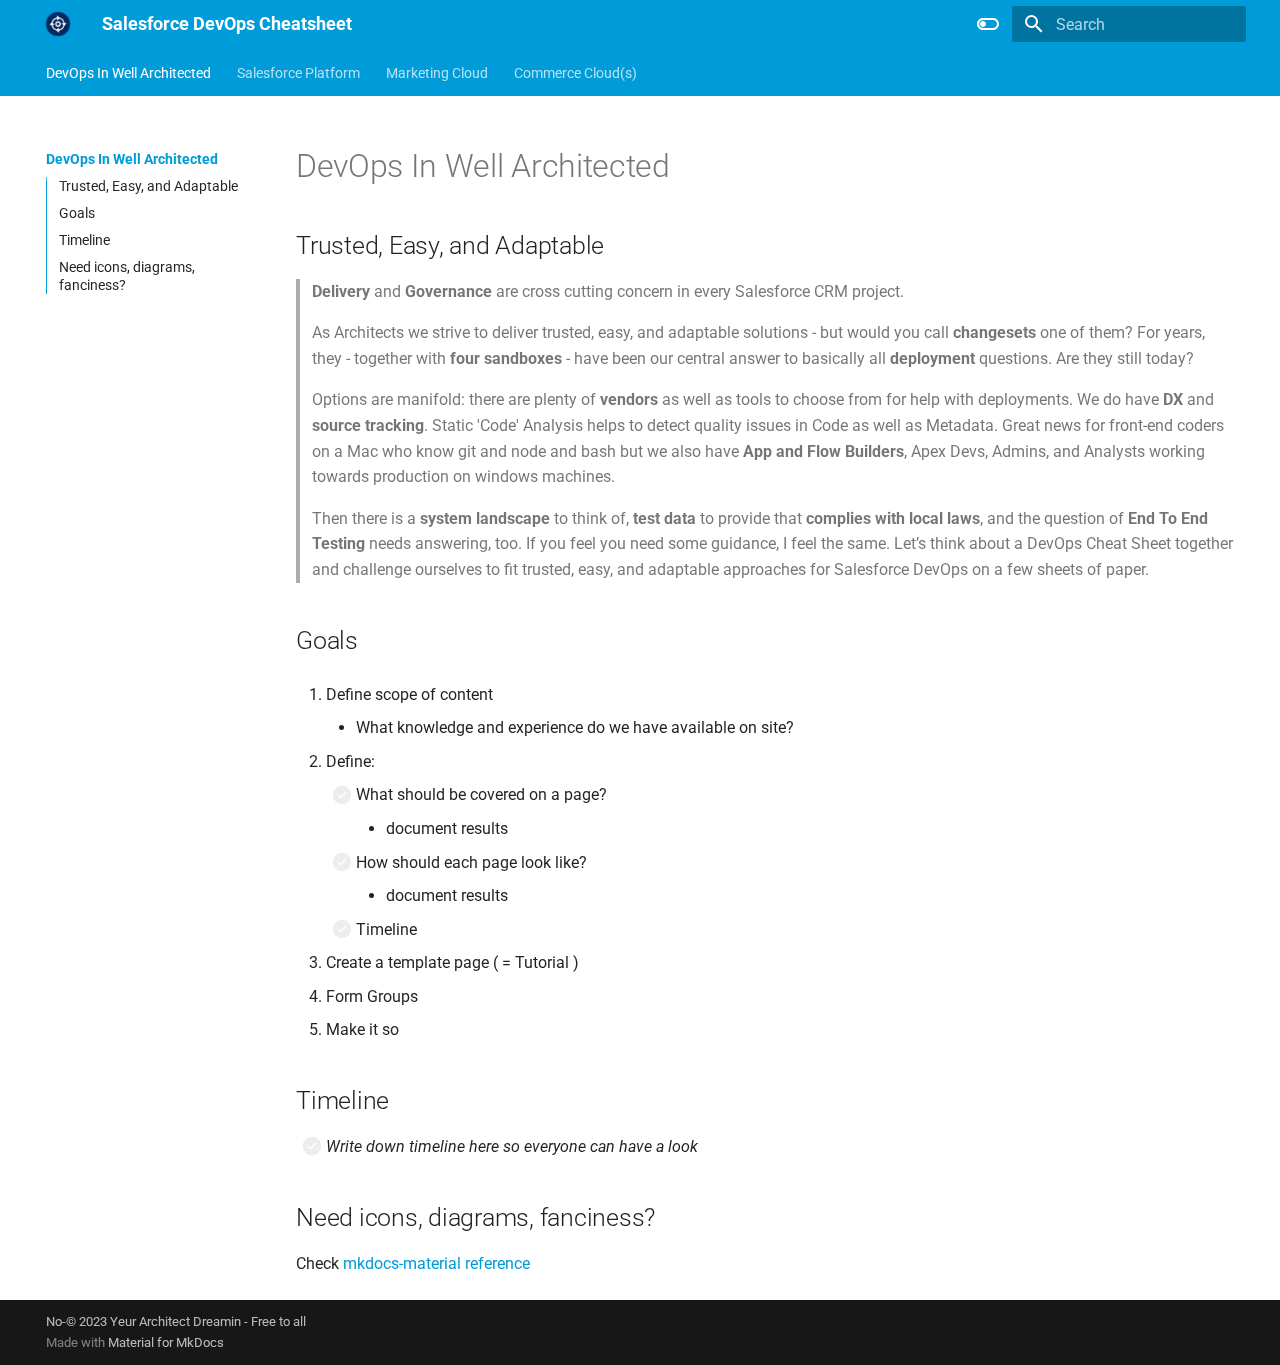
<file: index.html>
<!doctype html>
<html lang="en" class="no-js">
  <head>
    
      <meta charset="utf-8">
      <meta name="viewport" content="width=device-width,initial-scale=1">
      
      
      
        <link rel="canonical" href="https://szandor72.github.io/yad23-devops-cheatsheet/">
      
      
      
        <link rel="next" href="100_platform/">
      
      <link rel="icon" href="images/logo.png">
      <meta name="generator" content="mkdocs-1.4.3, mkdocs-material-9.1.13">
    
    
      
        <title>Salesforce DevOps Cheatsheet</title>
      
    
    
      <link rel="stylesheet" href="assets/stylesheets/main.85bb2934.min.css">
      
        
        <link rel="stylesheet" href="assets/stylesheets/palette.a6bdf11c.min.css">
      
      

    
    
    
      
        
        
        <link rel="preconnect" href="https://fonts.gstatic.com" crossorigin>
        <link rel="stylesheet" href="https://fonts.googleapis.com/css?family=Roboto:300,300i,400,400i,700,700i%7CRoboto+Mono:400,400i,700,700i&display=fallback">
        <style>:root{--md-text-font:"Roboto";--md-code-font:"Roboto Mono"}</style>
      
    
    
      <link rel="stylesheet" href="stylesheets/extra.css">
    
    <script>__md_scope=new URL(".",location),__md_hash=e=>[...e].reduce((e,_)=>(e<<5)-e+_.charCodeAt(0),0),__md_get=(e,_=localStorage,t=__md_scope)=>JSON.parse(_.getItem(t.pathname+"."+e)),__md_set=(e,_,t=localStorage,a=__md_scope)=>{try{t.setItem(a.pathname+"."+e,JSON.stringify(_))}catch(e){}}</script>
    
      

    
    
    
  </head>
  
  
    
    
      
    
    
    
    
    <body dir="ltr" data-md-color-scheme="default" data-md-color-primary="custom" data-md-color-accent="custom">
  
    
    
      <script>var palette=__md_get("__palette");if(palette&&"object"==typeof palette.color)for(var key of Object.keys(palette.color))document.body.setAttribute("data-md-color-"+key,palette.color[key])</script>
    
    <input class="md-toggle" data-md-toggle="drawer" type="checkbox" id="__drawer" autocomplete="off">
    <input class="md-toggle" data-md-toggle="search" type="checkbox" id="__search" autocomplete="off">
    <label class="md-overlay" for="__drawer"></label>
    <div data-md-component="skip">
      
        
        <a href="#devops-in-well-architected" class="md-skip">
          Skip to content
        </a>
      
    </div>
    <div data-md-component="announce">
      
    </div>
    
    
      

<header class="md-header" data-md-component="header">
  <nav class="md-header__inner md-grid" aria-label="Header">
    <a href="." title="Salesforce DevOps Cheatsheet" class="md-header__button md-logo" aria-label="Salesforce DevOps Cheatsheet" data-md-component="logo">
      
  <img src="images/logo.png" alt="logo">

    </a>
    <label class="md-header__button md-icon" for="__drawer">
      <svg xmlns="http://www.w3.org/2000/svg" viewBox="0 0 24 24"><path d="M3 6h18v2H3V6m0 5h18v2H3v-2m0 5h18v2H3v-2Z"/></svg>
    </label>
    <div class="md-header__title" data-md-component="header-title">
      <div class="md-header__ellipsis">
        <div class="md-header__topic">
          <span class="md-ellipsis">
            Salesforce DevOps Cheatsheet
          </span>
        </div>
        <div class="md-header__topic" data-md-component="header-topic">
          <span class="md-ellipsis">
            
              DevOps In Well Architected
            
          </span>
        </div>
      </div>
    </div>
    
      
        <form class="md-header__option" data-md-component="palette">
          
            
            
            
            <input class="md-option" data-md-color-media="(prefers-color-scheme: light)" data-md-color-scheme="default" data-md-color-primary="custom" data-md-color-accent="custom"  aria-label="Switch to dark mode"  type="radio" name="__palette" id="__palette_1">
            
              <label class="md-header__button md-icon" title="Switch to dark mode" for="__palette_2" hidden>
                <svg xmlns="http://www.w3.org/2000/svg" viewBox="0 0 24 24"><path d="M17 6H7c-3.31 0-6 2.69-6 6s2.69 6 6 6h10c3.31 0 6-2.69 6-6s-2.69-6-6-6zm0 10H7c-2.21 0-4-1.79-4-4s1.79-4 4-4h10c2.21 0 4 1.79 4 4s-1.79 4-4 4zM7 9c-1.66 0-3 1.34-3 3s1.34 3 3 3 3-1.34 3-3-1.34-3-3-3z"/></svg>
              </label>
            
          
            
            
            
            <input class="md-option" data-md-color-media="(prefers-color-scheme: dark)" data-md-color-scheme="slate" data-md-color-primary="custom" data-md-color-accent="custom"  aria-label="Switch to light mode"  type="radio" name="__palette" id="__palette_2">
            
              <label class="md-header__button md-icon" title="Switch to light mode" for="__palette_1" hidden>
                <svg xmlns="http://www.w3.org/2000/svg" viewBox="0 0 24 24"><path d="M17 7H7a5 5 0 0 0-5 5 5 5 0 0 0 5 5h10a5 5 0 0 0 5-5 5 5 0 0 0-5-5m0 8a3 3 0 0 1-3-3 3 3 0 0 1 3-3 3 3 0 0 1 3 3 3 3 0 0 1-3 3Z"/></svg>
              </label>
            
          
        </form>
      
    
    
    
      <label class="md-header__button md-icon" for="__search">
        <svg xmlns="http://www.w3.org/2000/svg" viewBox="0 0 24 24"><path d="M9.5 3A6.5 6.5 0 0 1 16 9.5c0 1.61-.59 3.09-1.56 4.23l.27.27h.79l5 5-1.5 1.5-5-5v-.79l-.27-.27A6.516 6.516 0 0 1 9.5 16 6.5 6.5 0 0 1 3 9.5 6.5 6.5 0 0 1 9.5 3m0 2C7 5 5 7 5 9.5S7 14 9.5 14 14 12 14 9.5 12 5 9.5 5Z"/></svg>
      </label>
      <div class="md-search" data-md-component="search" role="dialog">
  <label class="md-search__overlay" for="__search"></label>
  <div class="md-search__inner" role="search">
    <form class="md-search__form" name="search">
      <input type="text" class="md-search__input" name="query" aria-label="Search" placeholder="Search" autocapitalize="off" autocorrect="off" autocomplete="off" spellcheck="false" data-md-component="search-query" required>
      <label class="md-search__icon md-icon" for="__search">
        <svg xmlns="http://www.w3.org/2000/svg" viewBox="0 0 24 24"><path d="M9.5 3A6.5 6.5 0 0 1 16 9.5c0 1.61-.59 3.09-1.56 4.23l.27.27h.79l5 5-1.5 1.5-5-5v-.79l-.27-.27A6.516 6.516 0 0 1 9.5 16 6.5 6.5 0 0 1 3 9.5 6.5 6.5 0 0 1 9.5 3m0 2C7 5 5 7 5 9.5S7 14 9.5 14 14 12 14 9.5 12 5 9.5 5Z"/></svg>
        <svg xmlns="http://www.w3.org/2000/svg" viewBox="0 0 24 24"><path d="M20 11v2H8l5.5 5.5-1.42 1.42L4.16 12l7.92-7.92L13.5 5.5 8 11h12Z"/></svg>
      </label>
      <nav class="md-search__options" aria-label="Search">
        
        <button type="reset" class="md-search__icon md-icon" title="Clear" aria-label="Clear" tabindex="-1">
          <svg xmlns="http://www.w3.org/2000/svg" viewBox="0 0 24 24"><path d="M19 6.41 17.59 5 12 10.59 6.41 5 5 6.41 10.59 12 5 17.59 6.41 19 12 13.41 17.59 19 19 17.59 13.41 12 19 6.41Z"/></svg>
        </button>
      </nav>
      
        <div class="md-search__suggest" data-md-component="search-suggest"></div>
      
    </form>
    <div class="md-search__output">
      <div class="md-search__scrollwrap" data-md-scrollfix>
        <div class="md-search-result" data-md-component="search-result">
          <div class="md-search-result__meta">
            Initializing search
          </div>
          <ol class="md-search-result__list" role="presentation"></ol>
        </div>
      </div>
    </div>
  </div>
</div>
    
    
  </nav>
  
</header>
    
    <div class="md-container" data-md-component="container">
      
      
        
          
            
<nav class="md-tabs" aria-label="Tabs" data-md-component="tabs">
  <div class="md-grid">
    <ul class="md-tabs__list">
      
        
  
  
    
  


  <li class="md-tabs__item">
    <a href="." class="md-tabs__link md-tabs__link--active">
      DevOps In Well Architected
    </a>
  </li>

      
        
  
  


  <li class="md-tabs__item">
    <a href="100_platform/" class="md-tabs__link">
      Salesforce Platform
    </a>
  </li>

      
        
  
  


  <li class="md-tabs__item">
    <a href="200_marketing-cloud/" class="md-tabs__link">
      Marketing Cloud
    </a>
  </li>

      
        
  
  


  <li class="md-tabs__item">
    <a href="300_commerce/" class="md-tabs__link">
      Commerce Cloud(s)
    </a>
  </li>

      
    </ul>
  </div>
</nav>
          
        
      
      <main class="md-main" data-md-component="main">
        <div class="md-main__inner md-grid">
          
            
              
              <div class="md-sidebar md-sidebar--primary" data-md-component="sidebar" data-md-type="navigation" >
                <div class="md-sidebar__scrollwrap">
                  <div class="md-sidebar__inner">
                    

  


  

<nav class="md-nav md-nav--primary md-nav--lifted md-nav--integrated" aria-label="Navigation" data-md-level="0">
  <label class="md-nav__title" for="__drawer">
    <a href="." title="Salesforce DevOps Cheatsheet" class="md-nav__button md-logo" aria-label="Salesforce DevOps Cheatsheet" data-md-component="logo">
      
  <img src="images/logo.png" alt="logo">

    </a>
    Salesforce DevOps Cheatsheet
  </label>
  
  <ul class="md-nav__list" data-md-scrollfix>
    
      
      
      

  
  
    
  
  
    <li class="md-nav__item md-nav__item--active">
      
      <input class="md-nav__toggle md-toggle" type="checkbox" id="__toc">
      
      
        
      
      
        <label class="md-nav__link md-nav__link--active" for="__toc">
          DevOps In Well Architected
          <span class="md-nav__icon md-icon"></span>
        </label>
      
      <a href="." class="md-nav__link md-nav__link--active">
        DevOps In Well Architected
      </a>
      
        

<nav class="md-nav md-nav--secondary" aria-label="Table of contents">
  
  
  
    
  
  
    <label class="md-nav__title" for="__toc">
      <span class="md-nav__icon md-icon"></span>
      Table of contents
    </label>
    <ul class="md-nav__list" data-md-component="toc" data-md-scrollfix>
      
        <li class="md-nav__item">
  <a href="#trusted-easy-and-adaptable" class="md-nav__link">
    Trusted, Easy, and Adaptable
  </a>
  
</li>
      
        <li class="md-nav__item">
  <a href="#goals" class="md-nav__link">
    Goals
  </a>
  
</li>
      
        <li class="md-nav__item">
  <a href="#timeline" class="md-nav__link">
    Timeline
  </a>
  
</li>
      
        <li class="md-nav__item">
  <a href="#need-icons-diagrams-fanciness" class="md-nav__link">
    Need icons, diagrams, fanciness?
  </a>
  
</li>
      
    </ul>
  
</nav>
      
    </li>
  

    
      
      
      

  
  
  
    <li class="md-nav__item">
      <a href="100_platform/" class="md-nav__link">
        Salesforce Platform
      </a>
    </li>
  

    
      
      
      

  
  
  
    <li class="md-nav__item">
      <a href="200_marketing-cloud/" class="md-nav__link">
        Marketing Cloud
      </a>
    </li>
  

    
      
      
      

  
  
  
    <li class="md-nav__item">
      <a href="300_commerce/" class="md-nav__link">
        Commerce Cloud(s)
      </a>
    </li>
  

    
  </ul>
</nav>
                  </div>
                </div>
              </div>
            
            
          
          
            <div class="md-content" data-md-component="content">
              <article class="md-content__inner md-typeset">
                
                  


<h1 id="devops-in-well-architected">DevOps In Well Architected</h1>
<h2 id="trusted-easy-and-adaptable">Trusted, Easy, and Adaptable</h2>
<blockquote>
<p><strong>Delivery</strong> and <strong>Governance</strong> are cross cutting concern in every Salesforce CRM project.</p>
<p>As Architects we strive to deliver trusted, easy, and adaptable solutions - but would you call <strong>changesets</strong> one of them? For years, they - together with <strong>four sandboxes</strong> - have been our central answer to basically all <strong>deployment</strong> questions. Are they still today?</p>
<p>Options are manifold: there are plenty of <strong>vendors</strong> as well as tools to choose from for help with deployments. We do have <strong>DX</strong> and <strong>source tracking</strong>. Static 'Code' Analysis helps to detect quality issues in Code as well as Metadata. Great news for front-end coders on a Mac who know git and node and bash but we also have <strong>App and Flow Builders</strong>, Apex Devs, Admins, and Analysts working towards production on windows machines.</p>
<p>Then there is a <strong>system landscape</strong> to think of, <strong>test data</strong> to provide that <strong>complies with local laws</strong>, and the question of <strong>End To End Testing</strong> needs answering, too. If you feel you need some guidance, I feel the same. Let’s think about a DevOps Cheat Sheet together and challenge ourselves to fit trusted, easy, and adaptable approaches for Salesforce DevOps on a few sheets of paper.</p>
</blockquote>
<h2 id="goals">Goals</h2>
<ol>
<li>
<p>Define scope of content</p>
<ul>
<li>What knowledge and experience do we have available on site?</li>
</ul>
</li>
<li>
<p>Define:</p>
<ul class="task-list">
<li class="task-list-item"><label class="task-list-control"><input type="checkbox" disabled/><span class="task-list-indicator"></span></label> What should be covered on a page?<ul>
<li>document results</li>
</ul>
</li>
<li class="task-list-item"><label class="task-list-control"><input type="checkbox" disabled/><span class="task-list-indicator"></span></label> How should each page look like?<ul>
<li>document results</li>
</ul>
</li>
<li class="task-list-item"><label class="task-list-control"><input type="checkbox" disabled/><span class="task-list-indicator"></span></label> Timeline</li>
</ul>
</li>
<li>
<p>Create a template page ( = Tutorial )</p>
</li>
<li>Form Groups</li>
<li>Make it so</li>
</ol>
<h2 id="timeline">Timeline</h2>
<ul class="task-list">
<li class="task-list-item"><label class="task-list-control"><input type="checkbox" disabled/><span class="task-list-indicator"></span></label> <em>Write down timeline here so everyone can have a look</em></li>
</ul>
<h2 id="need-icons-diagrams-fanciness">Need icons, diagrams, fanciness?</h2>
<p>Check <a href="https://squidfunk.github.io/mkdocs-material/reference/">mkdocs-material reference</a></p>





                
              </article>
            </div>
          
          
  <script>var tabs=__md_get("__tabs");if(Array.isArray(tabs))e:for(var set of document.querySelectorAll(".tabbed-set")){var tab,labels=set.querySelector(".tabbed-labels");for(tab of tabs)for(var label of labels.getElementsByTagName("label"))if(label.innerText.trim()===tab){var input=document.getElementById(label.htmlFor);input.checked=!0;continue e}}</script>

        </div>
        
          <button type="button" class="md-top md-icon" data-md-component="top" hidden>
            <svg xmlns="http://www.w3.org/2000/svg" viewBox="0 0 24 24"><path d="M13 20h-2V8l-5.5 5.5-1.42-1.42L12 4.16l7.92 7.92-1.42 1.42L13 8v12Z"/></svg>
            Back to top
          </button>
        
      </main>
      
        <footer class="md-footer">
  
  <div class="md-footer-meta md-typeset">
    <div class="md-footer-meta__inner md-grid">
      <div class="md-copyright">
  
    <div class="md-copyright__highlight">
      No-&copy; 2023 <a href="https://github.com/Szandor72/yad23-devops-cheatsheet/blob/main/LICENSE"  target="_blank" rel="noopener">Yeur Architect Dreamin - Free to all</a>

    </div>
  
  
    Made with
    <a href="https://squidfunk.github.io/mkdocs-material/" target="_blank" rel="noopener">
      Material for MkDocs
    </a>
  
</div>
      
    </div>
  </div>
</footer>
      
    </div>
    <div class="md-dialog" data-md-component="dialog">
      <div class="md-dialog__inner md-typeset"></div>
    </div>
    
    <script id="__config" type="application/json">{"base": ".", "features": ["navigation.tabs", "navigation.sections", "toc.integrate", "navigation.top", "search.suggest", "search.highlight", "content.tabs.link", "content.code.annotation", "content.code.copy"], "search": "assets/javascripts/workers/search.208ed371.min.js", "translations": {"clipboard.copied": "Copied to clipboard", "clipboard.copy": "Copy to clipboard", "search.result.more.one": "1 more on this page", "search.result.more.other": "# more on this page", "search.result.none": "No matching documents", "search.result.one": "1 matching document", "search.result.other": "# matching documents", "search.result.placeholder": "Type to start searching", "search.result.term.missing": "Missing", "select.version": "Select version"}}</script>
    
    
      <script src="assets/javascripts/bundle.b4d07000.min.js"></script>
      
    
  </body>
</html>
</file>
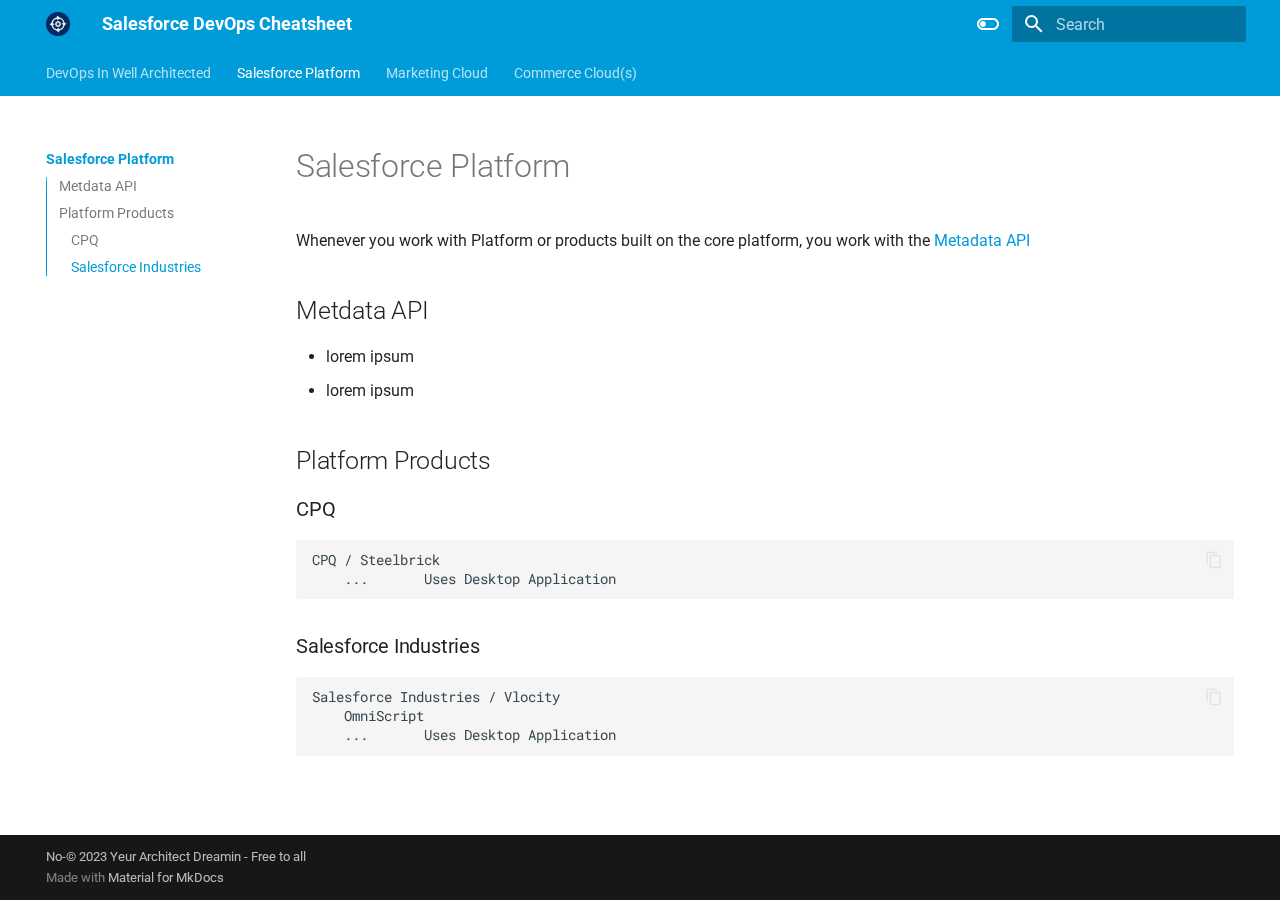
<file: 100_platform/index.html>
<!doctype html>
<html lang="en" class="no-js">
  <head>
    
      <meta charset="utf-8">
      <meta name="viewport" content="width=device-width,initial-scale=1">
      
      
      
        <link rel="canonical" href="https://szandor72.github.io/yad23-devops-cheatsheet/100_platform/">
      
      
        <link rel="prev" href="..">
      
      
        <link rel="next" href="../200_marketing-cloud/">
      
      <link rel="icon" href="../images/logo.png">
      <meta name="generator" content="mkdocs-1.4.3, mkdocs-material-9.1.13">
    
    
      
        <title>Salesforce Platform - Salesforce DevOps Cheatsheet</title>
      
    
    
      <link rel="stylesheet" href="../assets/stylesheets/main.85bb2934.min.css">
      
        
        <link rel="stylesheet" href="../assets/stylesheets/palette.a6bdf11c.min.css">
      
      

    
    
    
      
        
        
        <link rel="preconnect" href="https://fonts.gstatic.com" crossorigin>
        <link rel="stylesheet" href="https://fonts.googleapis.com/css?family=Roboto:300,300i,400,400i,700,700i%7CRoboto+Mono:400,400i,700,700i&display=fallback">
        <style>:root{--md-text-font:"Roboto";--md-code-font:"Roboto Mono"}</style>
      
    
    
      <link rel="stylesheet" href="../stylesheets/extra.css">
    
    <script>__md_scope=new URL("..",location),__md_hash=e=>[...e].reduce((e,_)=>(e<<5)-e+_.charCodeAt(0),0),__md_get=(e,_=localStorage,t=__md_scope)=>JSON.parse(_.getItem(t.pathname+"."+e)),__md_set=(e,_,t=localStorage,a=__md_scope)=>{try{t.setItem(a.pathname+"."+e,JSON.stringify(_))}catch(e){}}</script>
    
      

    
    
    
  </head>
  
  
    
    
      
    
    
    
    
    <body dir="ltr" data-md-color-scheme="default" data-md-color-primary="custom" data-md-color-accent="custom">
  
    
    
      <script>var palette=__md_get("__palette");if(palette&&"object"==typeof palette.color)for(var key of Object.keys(palette.color))document.body.setAttribute("data-md-color-"+key,palette.color[key])</script>
    
    <input class="md-toggle" data-md-toggle="drawer" type="checkbox" id="__drawer" autocomplete="off">
    <input class="md-toggle" data-md-toggle="search" type="checkbox" id="__search" autocomplete="off">
    <label class="md-overlay" for="__drawer"></label>
    <div data-md-component="skip">
      
        
        <a href="#salesforce-platform" class="md-skip">
          Skip to content
        </a>
      
    </div>
    <div data-md-component="announce">
      
    </div>
    
    
      

<header class="md-header" data-md-component="header">
  <nav class="md-header__inner md-grid" aria-label="Header">
    <a href=".." title="Salesforce DevOps Cheatsheet" class="md-header__button md-logo" aria-label="Salesforce DevOps Cheatsheet" data-md-component="logo">
      
  <img src="../images/logo.png" alt="logo">

    </a>
    <label class="md-header__button md-icon" for="__drawer">
      <svg xmlns="http://www.w3.org/2000/svg" viewBox="0 0 24 24"><path d="M3 6h18v2H3V6m0 5h18v2H3v-2m0 5h18v2H3v-2Z"/></svg>
    </label>
    <div class="md-header__title" data-md-component="header-title">
      <div class="md-header__ellipsis">
        <div class="md-header__topic">
          <span class="md-ellipsis">
            Salesforce DevOps Cheatsheet
          </span>
        </div>
        <div class="md-header__topic" data-md-component="header-topic">
          <span class="md-ellipsis">
            
              Salesforce Platform
            
          </span>
        </div>
      </div>
    </div>
    
      
        <form class="md-header__option" data-md-component="palette">
          
            
            
            
            <input class="md-option" data-md-color-media="(prefers-color-scheme: light)" data-md-color-scheme="default" data-md-color-primary="custom" data-md-color-accent="custom"  aria-label="Switch to dark mode"  type="radio" name="__palette" id="__palette_1">
            
              <label class="md-header__button md-icon" title="Switch to dark mode" for="__palette_2" hidden>
                <svg xmlns="http://www.w3.org/2000/svg" viewBox="0 0 24 24"><path d="M17 6H7c-3.31 0-6 2.69-6 6s2.69 6 6 6h10c3.31 0 6-2.69 6-6s-2.69-6-6-6zm0 10H7c-2.21 0-4-1.79-4-4s1.79-4 4-4h10c2.21 0 4 1.79 4 4s-1.79 4-4 4zM7 9c-1.66 0-3 1.34-3 3s1.34 3 3 3 3-1.34 3-3-1.34-3-3-3z"/></svg>
              </label>
            
          
            
            
            
            <input class="md-option" data-md-color-media="(prefers-color-scheme: dark)" data-md-color-scheme="slate" data-md-color-primary="custom" data-md-color-accent="custom"  aria-label="Switch to light mode"  type="radio" name="__palette" id="__palette_2">
            
              <label class="md-header__button md-icon" title="Switch to light mode" for="__palette_1" hidden>
                <svg xmlns="http://www.w3.org/2000/svg" viewBox="0 0 24 24"><path d="M17 7H7a5 5 0 0 0-5 5 5 5 0 0 0 5 5h10a5 5 0 0 0 5-5 5 5 0 0 0-5-5m0 8a3 3 0 0 1-3-3 3 3 0 0 1 3-3 3 3 0 0 1 3 3 3 3 0 0 1-3 3Z"/></svg>
              </label>
            
          
        </form>
      
    
    
    
      <label class="md-header__button md-icon" for="__search">
        <svg xmlns="http://www.w3.org/2000/svg" viewBox="0 0 24 24"><path d="M9.5 3A6.5 6.5 0 0 1 16 9.5c0 1.61-.59 3.09-1.56 4.23l.27.27h.79l5 5-1.5 1.5-5-5v-.79l-.27-.27A6.516 6.516 0 0 1 9.5 16 6.5 6.5 0 0 1 3 9.5 6.5 6.5 0 0 1 9.5 3m0 2C7 5 5 7 5 9.5S7 14 9.5 14 14 12 14 9.5 12 5 9.5 5Z"/></svg>
      </label>
      <div class="md-search" data-md-component="search" role="dialog">
  <label class="md-search__overlay" for="__search"></label>
  <div class="md-search__inner" role="search">
    <form class="md-search__form" name="search">
      <input type="text" class="md-search__input" name="query" aria-label="Search" placeholder="Search" autocapitalize="off" autocorrect="off" autocomplete="off" spellcheck="false" data-md-component="search-query" required>
      <label class="md-search__icon md-icon" for="__search">
        <svg xmlns="http://www.w3.org/2000/svg" viewBox="0 0 24 24"><path d="M9.5 3A6.5 6.5 0 0 1 16 9.5c0 1.61-.59 3.09-1.56 4.23l.27.27h.79l5 5-1.5 1.5-5-5v-.79l-.27-.27A6.516 6.516 0 0 1 9.5 16 6.5 6.5 0 0 1 3 9.5 6.5 6.5 0 0 1 9.5 3m0 2C7 5 5 7 5 9.5S7 14 9.5 14 14 12 14 9.5 12 5 9.5 5Z"/></svg>
        <svg xmlns="http://www.w3.org/2000/svg" viewBox="0 0 24 24"><path d="M20 11v2H8l5.5 5.5-1.42 1.42L4.16 12l7.92-7.92L13.5 5.5 8 11h12Z"/></svg>
      </label>
      <nav class="md-search__options" aria-label="Search">
        
        <button type="reset" class="md-search__icon md-icon" title="Clear" aria-label="Clear" tabindex="-1">
          <svg xmlns="http://www.w3.org/2000/svg" viewBox="0 0 24 24"><path d="M19 6.41 17.59 5 12 10.59 6.41 5 5 6.41 10.59 12 5 17.59 6.41 19 12 13.41 17.59 19 19 17.59 13.41 12 19 6.41Z"/></svg>
        </button>
      </nav>
      
        <div class="md-search__suggest" data-md-component="search-suggest"></div>
      
    </form>
    <div class="md-search__output">
      <div class="md-search__scrollwrap" data-md-scrollfix>
        <div class="md-search-result" data-md-component="search-result">
          <div class="md-search-result__meta">
            Initializing search
          </div>
          <ol class="md-search-result__list" role="presentation"></ol>
        </div>
      </div>
    </div>
  </div>
</div>
    
    
  </nav>
  
</header>
    
    <div class="md-container" data-md-component="container">
      
      
        
          
            
<nav class="md-tabs" aria-label="Tabs" data-md-component="tabs">
  <div class="md-grid">
    <ul class="md-tabs__list">
      
        
  
  


  <li class="md-tabs__item">
    <a href=".." class="md-tabs__link">
      DevOps In Well Architected
    </a>
  </li>

      
        
  
  
    
  


  <li class="md-tabs__item">
    <a href="./" class="md-tabs__link md-tabs__link--active">
      Salesforce Platform
    </a>
  </li>

      
        
  
  


  <li class="md-tabs__item">
    <a href="../200_marketing-cloud/" class="md-tabs__link">
      Marketing Cloud
    </a>
  </li>

      
        
  
  


  <li class="md-tabs__item">
    <a href="../300_commerce/" class="md-tabs__link">
      Commerce Cloud(s)
    </a>
  </li>

      
    </ul>
  </div>
</nav>
          
        
      
      <main class="md-main" data-md-component="main">
        <div class="md-main__inner md-grid">
          
            
              
              <div class="md-sidebar md-sidebar--primary" data-md-component="sidebar" data-md-type="navigation" >
                <div class="md-sidebar__scrollwrap">
                  <div class="md-sidebar__inner">
                    

  


  

<nav class="md-nav md-nav--primary md-nav--lifted md-nav--integrated" aria-label="Navigation" data-md-level="0">
  <label class="md-nav__title" for="__drawer">
    <a href=".." title="Salesforce DevOps Cheatsheet" class="md-nav__button md-logo" aria-label="Salesforce DevOps Cheatsheet" data-md-component="logo">
      
  <img src="../images/logo.png" alt="logo">

    </a>
    Salesforce DevOps Cheatsheet
  </label>
  
  <ul class="md-nav__list" data-md-scrollfix>
    
      
      
      

  
  
  
    <li class="md-nav__item">
      <a href=".." class="md-nav__link">
        DevOps In Well Architected
      </a>
    </li>
  

    
      
      
      

  
  
    
  
  
    <li class="md-nav__item md-nav__item--active">
      
      <input class="md-nav__toggle md-toggle" type="checkbox" id="__toc">
      
      
        
      
      
        <label class="md-nav__link md-nav__link--active" for="__toc">
          Salesforce Platform
          <span class="md-nav__icon md-icon"></span>
        </label>
      
      <a href="./" class="md-nav__link md-nav__link--active">
        Salesforce Platform
      </a>
      
        

<nav class="md-nav md-nav--secondary" aria-label="Table of contents">
  
  
  
    
  
  
    <label class="md-nav__title" for="__toc">
      <span class="md-nav__icon md-icon"></span>
      Table of contents
    </label>
    <ul class="md-nav__list" data-md-component="toc" data-md-scrollfix>
      
        <li class="md-nav__item">
  <a href="#metdata-api" class="md-nav__link">
    Metdata API
  </a>
  
</li>
      
        <li class="md-nav__item">
  <a href="#platform-products" class="md-nav__link">
    Platform Products
  </a>
  
    <nav class="md-nav" aria-label="Platform Products">
      <ul class="md-nav__list">
        
          <li class="md-nav__item">
  <a href="#cpq" class="md-nav__link">
    CPQ
  </a>
  
</li>
        
          <li class="md-nav__item">
  <a href="#salesforce-industries" class="md-nav__link">
    Salesforce Industries
  </a>
  
</li>
        
      </ul>
    </nav>
  
</li>
      
    </ul>
  
</nav>
      
    </li>
  

    
      
      
      

  
  
  
    <li class="md-nav__item">
      <a href="../200_marketing-cloud/" class="md-nav__link">
        Marketing Cloud
      </a>
    </li>
  

    
      
      
      

  
  
  
    <li class="md-nav__item">
      <a href="../300_commerce/" class="md-nav__link">
        Commerce Cloud(s)
      </a>
    </li>
  

    
  </ul>
</nav>
                  </div>
                </div>
              </div>
            
            
          
          
            <div class="md-content" data-md-component="content">
              <article class="md-content__inner md-typeset">
                
                  


<h1 id="salesforce-platform">Salesforce Platform</h1>
<p>Whenever you work with Platform or products built on the core platform, you work with the <a href="https://developer.salesforce.com/docs/atlas.en-us.api_meta.meta/api_meta/meta_intro.htm">Metadata API</a></p>
<h2 id="metdata-api">Metdata API</h2>
<ul>
<li>lorem ipsum</li>
<li>lorem ipsum</li>
</ul>
<h2 id="platform-products">Platform Products</h2>
<h3 id="cpq">CPQ</h3>
<div class="highlight"><pre><span></span><code>CPQ / Steelbrick
    ...       Uses Desktop Application
</code></pre></div>
<h3 id="salesforce-industries">Salesforce Industries</h3>
<div class="highlight"><pre><span></span><code>Salesforce Industries / Vlocity
    OmniScript
    ...       Uses Desktop Application
</code></pre></div>





                
              </article>
            </div>
          
          
  <script>var tabs=__md_get("__tabs");if(Array.isArray(tabs))e:for(var set of document.querySelectorAll(".tabbed-set")){var tab,labels=set.querySelector(".tabbed-labels");for(tab of tabs)for(var label of labels.getElementsByTagName("label"))if(label.innerText.trim()===tab){var input=document.getElementById(label.htmlFor);input.checked=!0;continue e}}</script>

        </div>
        
          <button type="button" class="md-top md-icon" data-md-component="top" hidden>
            <svg xmlns="http://www.w3.org/2000/svg" viewBox="0 0 24 24"><path d="M13 20h-2V8l-5.5 5.5-1.42-1.42L12 4.16l7.92 7.92-1.42 1.42L13 8v12Z"/></svg>
            Back to top
          </button>
        
      </main>
      
        <footer class="md-footer">
  
  <div class="md-footer-meta md-typeset">
    <div class="md-footer-meta__inner md-grid">
      <div class="md-copyright">
  
    <div class="md-copyright__highlight">
      No-&copy; 2023 <a href="https://github.com/Szandor72/yad23-devops-cheatsheet/blob/main/LICENSE"  target="_blank" rel="noopener">Yeur Architect Dreamin - Free to all</a>

    </div>
  
  
    Made with
    <a href="https://squidfunk.github.io/mkdocs-material/" target="_blank" rel="noopener">
      Material for MkDocs
    </a>
  
</div>
      
    </div>
  </div>
</footer>
      
    </div>
    <div class="md-dialog" data-md-component="dialog">
      <div class="md-dialog__inner md-typeset"></div>
    </div>
    
    <script id="__config" type="application/json">{"base": "..", "features": ["navigation.tabs", "navigation.sections", "toc.integrate", "navigation.top", "search.suggest", "search.highlight", "content.tabs.link", "content.code.annotation", "content.code.copy"], "search": "../assets/javascripts/workers/search.208ed371.min.js", "translations": {"clipboard.copied": "Copied to clipboard", "clipboard.copy": "Copy to clipboard", "search.result.more.one": "1 more on this page", "search.result.more.other": "# more on this page", "search.result.none": "No matching documents", "search.result.one": "1 matching document", "search.result.other": "# matching documents", "search.result.placeholder": "Type to start searching", "search.result.term.missing": "Missing", "select.version": "Select version"}}</script>
    
    
      <script src="../assets/javascripts/bundle.b4d07000.min.js"></script>
      
    
  </body>
</html>
</file>
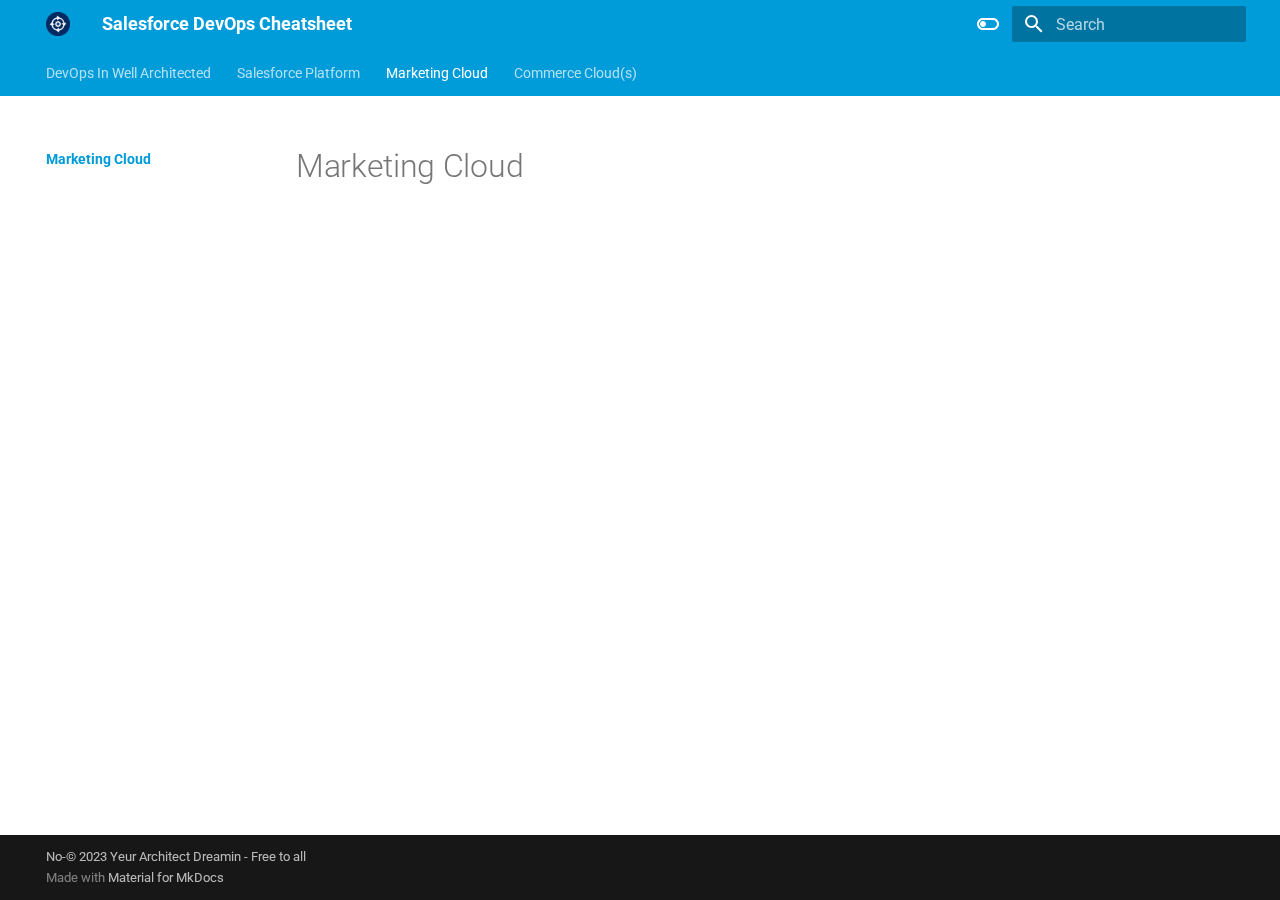
<file: 200_marketing-cloud/index.html>
<!doctype html>
<html lang="en" class="no-js">
  <head>
    
      <meta charset="utf-8">
      <meta name="viewport" content="width=device-width,initial-scale=1">
      
      
      
        <link rel="canonical" href="https://szandor72.github.io/yad23-devops-cheatsheet/200_marketing-cloud/">
      
      
        <link rel="prev" href="../100_platform/">
      
      
        <link rel="next" href="../300_commerce/">
      
      <link rel="icon" href="../images/logo.png">
      <meta name="generator" content="mkdocs-1.4.3, mkdocs-material-9.1.13">
    
    
      
        <title>Marketing Cloud - Salesforce DevOps Cheatsheet</title>
      
    
    
      <link rel="stylesheet" href="../assets/stylesheets/main.85bb2934.min.css">
      
        
        <link rel="stylesheet" href="../assets/stylesheets/palette.a6bdf11c.min.css">
      
      

    
    
    
      
        
        
        <link rel="preconnect" href="https://fonts.gstatic.com" crossorigin>
        <link rel="stylesheet" href="https://fonts.googleapis.com/css?family=Roboto:300,300i,400,400i,700,700i%7CRoboto+Mono:400,400i,700,700i&display=fallback">
        <style>:root{--md-text-font:"Roboto";--md-code-font:"Roboto Mono"}</style>
      
    
    
      <link rel="stylesheet" href="../stylesheets/extra.css">
    
    <script>__md_scope=new URL("..",location),__md_hash=e=>[...e].reduce((e,_)=>(e<<5)-e+_.charCodeAt(0),0),__md_get=(e,_=localStorage,t=__md_scope)=>JSON.parse(_.getItem(t.pathname+"."+e)),__md_set=(e,_,t=localStorage,a=__md_scope)=>{try{t.setItem(a.pathname+"."+e,JSON.stringify(_))}catch(e){}}</script>
    
      

    
    
    
  </head>
  
  
    
    
      
    
    
    
    
    <body dir="ltr" data-md-color-scheme="default" data-md-color-primary="custom" data-md-color-accent="custom">
  
    
    
      <script>var palette=__md_get("__palette");if(palette&&"object"==typeof palette.color)for(var key of Object.keys(palette.color))document.body.setAttribute("data-md-color-"+key,palette.color[key])</script>
    
    <input class="md-toggle" data-md-toggle="drawer" type="checkbox" id="__drawer" autocomplete="off">
    <input class="md-toggle" data-md-toggle="search" type="checkbox" id="__search" autocomplete="off">
    <label class="md-overlay" for="__drawer"></label>
    <div data-md-component="skip">
      
        
        <a href="#marketing-cloud" class="md-skip">
          Skip to content
        </a>
      
    </div>
    <div data-md-component="announce">
      
    </div>
    
    
      

<header class="md-header" data-md-component="header">
  <nav class="md-header__inner md-grid" aria-label="Header">
    <a href=".." title="Salesforce DevOps Cheatsheet" class="md-header__button md-logo" aria-label="Salesforce DevOps Cheatsheet" data-md-component="logo">
      
  <img src="../images/logo.png" alt="logo">

    </a>
    <label class="md-header__button md-icon" for="__drawer">
      <svg xmlns="http://www.w3.org/2000/svg" viewBox="0 0 24 24"><path d="M3 6h18v2H3V6m0 5h18v2H3v-2m0 5h18v2H3v-2Z"/></svg>
    </label>
    <div class="md-header__title" data-md-component="header-title">
      <div class="md-header__ellipsis">
        <div class="md-header__topic">
          <span class="md-ellipsis">
            Salesforce DevOps Cheatsheet
          </span>
        </div>
        <div class="md-header__topic" data-md-component="header-topic">
          <span class="md-ellipsis">
            
              Marketing Cloud
            
          </span>
        </div>
      </div>
    </div>
    
      
        <form class="md-header__option" data-md-component="palette">
          
            
            
            
            <input class="md-option" data-md-color-media="(prefers-color-scheme: light)" data-md-color-scheme="default" data-md-color-primary="custom" data-md-color-accent="custom"  aria-label="Switch to dark mode"  type="radio" name="__palette" id="__palette_1">
            
              <label class="md-header__button md-icon" title="Switch to dark mode" for="__palette_2" hidden>
                <svg xmlns="http://www.w3.org/2000/svg" viewBox="0 0 24 24"><path d="M17 6H7c-3.31 0-6 2.69-6 6s2.69 6 6 6h10c3.31 0 6-2.69 6-6s-2.69-6-6-6zm0 10H7c-2.21 0-4-1.79-4-4s1.79-4 4-4h10c2.21 0 4 1.79 4 4s-1.79 4-4 4zM7 9c-1.66 0-3 1.34-3 3s1.34 3 3 3 3-1.34 3-3-1.34-3-3-3z"/></svg>
              </label>
            
          
            
            
            
            <input class="md-option" data-md-color-media="(prefers-color-scheme: dark)" data-md-color-scheme="slate" data-md-color-primary="custom" data-md-color-accent="custom"  aria-label="Switch to light mode"  type="radio" name="__palette" id="__palette_2">
            
              <label class="md-header__button md-icon" title="Switch to light mode" for="__palette_1" hidden>
                <svg xmlns="http://www.w3.org/2000/svg" viewBox="0 0 24 24"><path d="M17 7H7a5 5 0 0 0-5 5 5 5 0 0 0 5 5h10a5 5 0 0 0 5-5 5 5 0 0 0-5-5m0 8a3 3 0 0 1-3-3 3 3 0 0 1 3-3 3 3 0 0 1 3 3 3 3 0 0 1-3 3Z"/></svg>
              </label>
            
          
        </form>
      
    
    
    
      <label class="md-header__button md-icon" for="__search">
        <svg xmlns="http://www.w3.org/2000/svg" viewBox="0 0 24 24"><path d="M9.5 3A6.5 6.5 0 0 1 16 9.5c0 1.61-.59 3.09-1.56 4.23l.27.27h.79l5 5-1.5 1.5-5-5v-.79l-.27-.27A6.516 6.516 0 0 1 9.5 16 6.5 6.5 0 0 1 3 9.5 6.5 6.5 0 0 1 9.5 3m0 2C7 5 5 7 5 9.5S7 14 9.5 14 14 12 14 9.5 12 5 9.5 5Z"/></svg>
      </label>
      <div class="md-search" data-md-component="search" role="dialog">
  <label class="md-search__overlay" for="__search"></label>
  <div class="md-search__inner" role="search">
    <form class="md-search__form" name="search">
      <input type="text" class="md-search__input" name="query" aria-label="Search" placeholder="Search" autocapitalize="off" autocorrect="off" autocomplete="off" spellcheck="false" data-md-component="search-query" required>
      <label class="md-search__icon md-icon" for="__search">
        <svg xmlns="http://www.w3.org/2000/svg" viewBox="0 0 24 24"><path d="M9.5 3A6.5 6.5 0 0 1 16 9.5c0 1.61-.59 3.09-1.56 4.23l.27.27h.79l5 5-1.5 1.5-5-5v-.79l-.27-.27A6.516 6.516 0 0 1 9.5 16 6.5 6.5 0 0 1 3 9.5 6.5 6.5 0 0 1 9.5 3m0 2C7 5 5 7 5 9.5S7 14 9.5 14 14 12 14 9.5 12 5 9.5 5Z"/></svg>
        <svg xmlns="http://www.w3.org/2000/svg" viewBox="0 0 24 24"><path d="M20 11v2H8l5.5 5.5-1.42 1.42L4.16 12l7.92-7.92L13.5 5.5 8 11h12Z"/></svg>
      </label>
      <nav class="md-search__options" aria-label="Search">
        
        <button type="reset" class="md-search__icon md-icon" title="Clear" aria-label="Clear" tabindex="-1">
          <svg xmlns="http://www.w3.org/2000/svg" viewBox="0 0 24 24"><path d="M19 6.41 17.59 5 12 10.59 6.41 5 5 6.41 10.59 12 5 17.59 6.41 19 12 13.41 17.59 19 19 17.59 13.41 12 19 6.41Z"/></svg>
        </button>
      </nav>
      
        <div class="md-search__suggest" data-md-component="search-suggest"></div>
      
    </form>
    <div class="md-search__output">
      <div class="md-search__scrollwrap" data-md-scrollfix>
        <div class="md-search-result" data-md-component="search-result">
          <div class="md-search-result__meta">
            Initializing search
          </div>
          <ol class="md-search-result__list" role="presentation"></ol>
        </div>
      </div>
    </div>
  </div>
</div>
    
    
  </nav>
  
</header>
    
    <div class="md-container" data-md-component="container">
      
      
        
          
            
<nav class="md-tabs" aria-label="Tabs" data-md-component="tabs">
  <div class="md-grid">
    <ul class="md-tabs__list">
      
        
  
  


  <li class="md-tabs__item">
    <a href=".." class="md-tabs__link">
      DevOps In Well Architected
    </a>
  </li>

      
        
  
  


  <li class="md-tabs__item">
    <a href="../100_platform/" class="md-tabs__link">
      Salesforce Platform
    </a>
  </li>

      
        
  
  
    
  


  <li class="md-tabs__item">
    <a href="./" class="md-tabs__link md-tabs__link--active">
      Marketing Cloud
    </a>
  </li>

      
        
  
  


  <li class="md-tabs__item">
    <a href="../300_commerce/" class="md-tabs__link">
      Commerce Cloud(s)
    </a>
  </li>

      
    </ul>
  </div>
</nav>
          
        
      
      <main class="md-main" data-md-component="main">
        <div class="md-main__inner md-grid">
          
            
              
              <div class="md-sidebar md-sidebar--primary" data-md-component="sidebar" data-md-type="navigation" >
                <div class="md-sidebar__scrollwrap">
                  <div class="md-sidebar__inner">
                    

  


  

<nav class="md-nav md-nav--primary md-nav--lifted md-nav--integrated" aria-label="Navigation" data-md-level="0">
  <label class="md-nav__title" for="__drawer">
    <a href=".." title="Salesforce DevOps Cheatsheet" class="md-nav__button md-logo" aria-label="Salesforce DevOps Cheatsheet" data-md-component="logo">
      
  <img src="../images/logo.png" alt="logo">

    </a>
    Salesforce DevOps Cheatsheet
  </label>
  
  <ul class="md-nav__list" data-md-scrollfix>
    
      
      
      

  
  
  
    <li class="md-nav__item">
      <a href=".." class="md-nav__link">
        DevOps In Well Architected
      </a>
    </li>
  

    
      
      
      

  
  
  
    <li class="md-nav__item">
      <a href="../100_platform/" class="md-nav__link">
        Salesforce Platform
      </a>
    </li>
  

    
      
      
      

  
  
    
  
  
    <li class="md-nav__item md-nav__item--active">
      
      <input class="md-nav__toggle md-toggle" type="checkbox" id="__toc">
      
      
        
      
      
      <a href="./" class="md-nav__link md-nav__link--active">
        Marketing Cloud
      </a>
      
    </li>
  

    
      
      
      

  
  
  
    <li class="md-nav__item">
      <a href="../300_commerce/" class="md-nav__link">
        Commerce Cloud(s)
      </a>
    </li>
  

    
  </ul>
</nav>
                  </div>
                </div>
              </div>
            
            
          
          
            <div class="md-content" data-md-component="content">
              <article class="md-content__inner md-typeset">
                
                  


<h1 id="marketing-cloud">Marketing Cloud</h1>





                
              </article>
            </div>
          
          
  <script>var tabs=__md_get("__tabs");if(Array.isArray(tabs))e:for(var set of document.querySelectorAll(".tabbed-set")){var tab,labels=set.querySelector(".tabbed-labels");for(tab of tabs)for(var label of labels.getElementsByTagName("label"))if(label.innerText.trim()===tab){var input=document.getElementById(label.htmlFor);input.checked=!0;continue e}}</script>

        </div>
        
          <button type="button" class="md-top md-icon" data-md-component="top" hidden>
            <svg xmlns="http://www.w3.org/2000/svg" viewBox="0 0 24 24"><path d="M13 20h-2V8l-5.5 5.5-1.42-1.42L12 4.16l7.92 7.92-1.42 1.42L13 8v12Z"/></svg>
            Back to top
          </button>
        
      </main>
      
        <footer class="md-footer">
  
  <div class="md-footer-meta md-typeset">
    <div class="md-footer-meta__inner md-grid">
      <div class="md-copyright">
  
    <div class="md-copyright__highlight">
      No-&copy; 2023 <a href="https://github.com/Szandor72/yad23-devops-cheatsheet/blob/main/LICENSE"  target="_blank" rel="noopener">Yeur Architect Dreamin - Free to all</a>

    </div>
  
  
    Made with
    <a href="https://squidfunk.github.io/mkdocs-material/" target="_blank" rel="noopener">
      Material for MkDocs
    </a>
  
</div>
      
    </div>
  </div>
</footer>
      
    </div>
    <div class="md-dialog" data-md-component="dialog">
      <div class="md-dialog__inner md-typeset"></div>
    </div>
    
    <script id="__config" type="application/json">{"base": "..", "features": ["navigation.tabs", "navigation.sections", "toc.integrate", "navigation.top", "search.suggest", "search.highlight", "content.tabs.link", "content.code.annotation", "content.code.copy"], "search": "../assets/javascripts/workers/search.208ed371.min.js", "translations": {"clipboard.copied": "Copied to clipboard", "clipboard.copy": "Copy to clipboard", "search.result.more.one": "1 more on this page", "search.result.more.other": "# more on this page", "search.result.none": "No matching documents", "search.result.one": "1 matching document", "search.result.other": "# matching documents", "search.result.placeholder": "Type to start searching", "search.result.term.missing": "Missing", "select.version": "Select version"}}</script>
    
    
      <script src="../assets/javascripts/bundle.b4d07000.min.js"></script>
      
    
  </body>
</html>
</file>
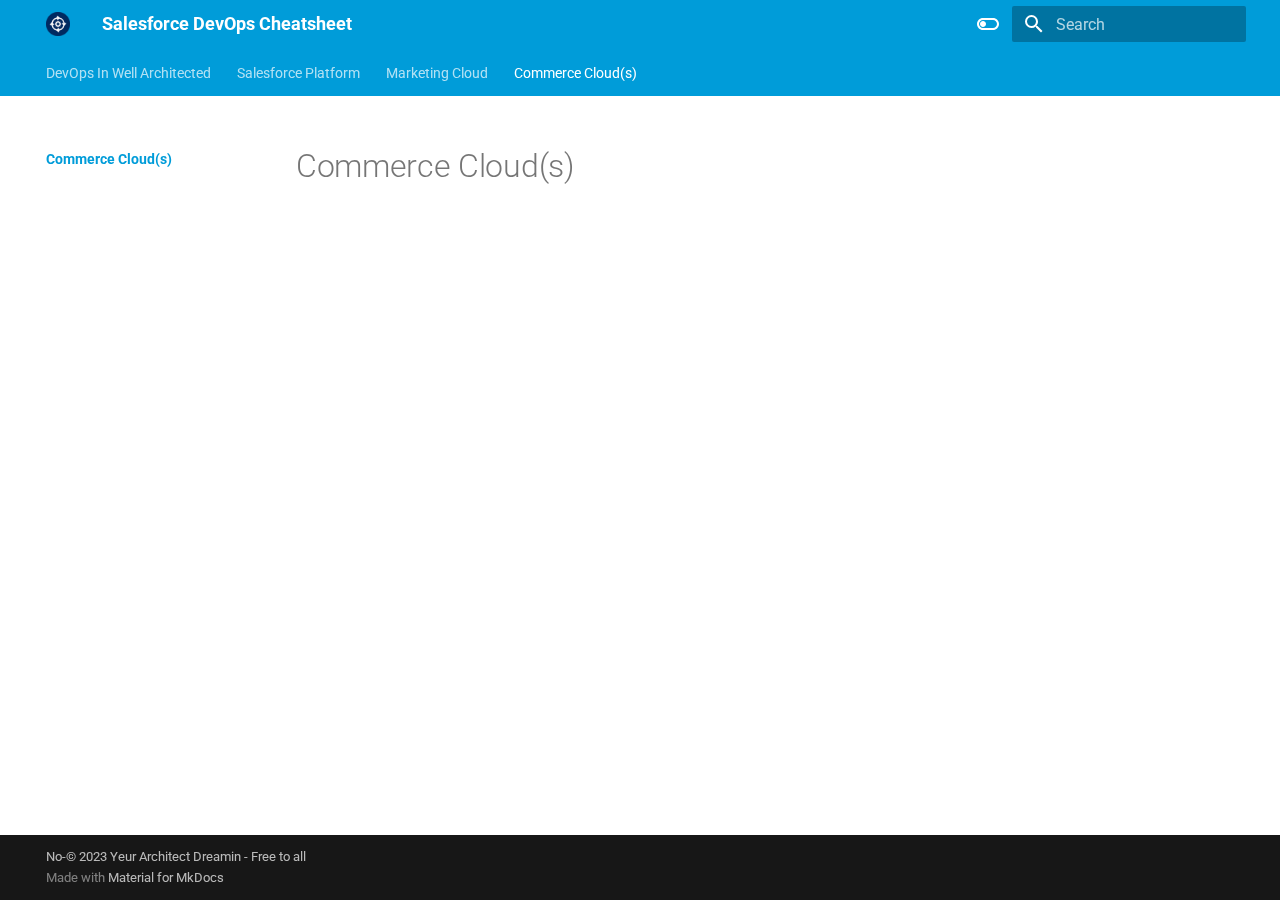
<file: 300_commerce/index.html>
<!doctype html>
<html lang="en" class="no-js">
  <head>
    
      <meta charset="utf-8">
      <meta name="viewport" content="width=device-width,initial-scale=1">
      
      
      
        <link rel="canonical" href="https://szandor72.github.io/yad23-devops-cheatsheet/300_commerce/">
      
      
        <link rel="prev" href="../200_marketing-cloud/">
      
      
      <link rel="icon" href="../images/logo.png">
      <meta name="generator" content="mkdocs-1.4.3, mkdocs-material-9.1.13">
    
    
      
        <title>Commerce Cloud(s) - Salesforce DevOps Cheatsheet</title>
      
    
    
      <link rel="stylesheet" href="../assets/stylesheets/main.85bb2934.min.css">
      
        
        <link rel="stylesheet" href="../assets/stylesheets/palette.a6bdf11c.min.css">
      
      

    
    
    
      
        
        
        <link rel="preconnect" href="https://fonts.gstatic.com" crossorigin>
        <link rel="stylesheet" href="https://fonts.googleapis.com/css?family=Roboto:300,300i,400,400i,700,700i%7CRoboto+Mono:400,400i,700,700i&display=fallback">
        <style>:root{--md-text-font:"Roboto";--md-code-font:"Roboto Mono"}</style>
      
    
    
      <link rel="stylesheet" href="../stylesheets/extra.css">
    
    <script>__md_scope=new URL("..",location),__md_hash=e=>[...e].reduce((e,_)=>(e<<5)-e+_.charCodeAt(0),0),__md_get=(e,_=localStorage,t=__md_scope)=>JSON.parse(_.getItem(t.pathname+"."+e)),__md_set=(e,_,t=localStorage,a=__md_scope)=>{try{t.setItem(a.pathname+"."+e,JSON.stringify(_))}catch(e){}}</script>
    
      

    
    
    
  </head>
  
  
    
    
      
    
    
    
    
    <body dir="ltr" data-md-color-scheme="default" data-md-color-primary="custom" data-md-color-accent="custom">
  
    
    
      <script>var palette=__md_get("__palette");if(palette&&"object"==typeof palette.color)for(var key of Object.keys(palette.color))document.body.setAttribute("data-md-color-"+key,palette.color[key])</script>
    
    <input class="md-toggle" data-md-toggle="drawer" type="checkbox" id="__drawer" autocomplete="off">
    <input class="md-toggle" data-md-toggle="search" type="checkbox" id="__search" autocomplete="off">
    <label class="md-overlay" for="__drawer"></label>
    <div data-md-component="skip">
      
        
        <a href="#commerce-clouds" class="md-skip">
          Skip to content
        </a>
      
    </div>
    <div data-md-component="announce">
      
    </div>
    
    
      

<header class="md-header" data-md-component="header">
  <nav class="md-header__inner md-grid" aria-label="Header">
    <a href=".." title="Salesforce DevOps Cheatsheet" class="md-header__button md-logo" aria-label="Salesforce DevOps Cheatsheet" data-md-component="logo">
      
  <img src="../images/logo.png" alt="logo">

    </a>
    <label class="md-header__button md-icon" for="__drawer">
      <svg xmlns="http://www.w3.org/2000/svg" viewBox="0 0 24 24"><path d="M3 6h18v2H3V6m0 5h18v2H3v-2m0 5h18v2H3v-2Z"/></svg>
    </label>
    <div class="md-header__title" data-md-component="header-title">
      <div class="md-header__ellipsis">
        <div class="md-header__topic">
          <span class="md-ellipsis">
            Salesforce DevOps Cheatsheet
          </span>
        </div>
        <div class="md-header__topic" data-md-component="header-topic">
          <span class="md-ellipsis">
            
              Commerce Cloud(s)
            
          </span>
        </div>
      </div>
    </div>
    
      
        <form class="md-header__option" data-md-component="palette">
          
            
            
            
            <input class="md-option" data-md-color-media="(prefers-color-scheme: light)" data-md-color-scheme="default" data-md-color-primary="custom" data-md-color-accent="custom"  aria-label="Switch to dark mode"  type="radio" name="__palette" id="__palette_1">
            
              <label class="md-header__button md-icon" title="Switch to dark mode" for="__palette_2" hidden>
                <svg xmlns="http://www.w3.org/2000/svg" viewBox="0 0 24 24"><path d="M17 6H7c-3.31 0-6 2.69-6 6s2.69 6 6 6h10c3.31 0 6-2.69 6-6s-2.69-6-6-6zm0 10H7c-2.21 0-4-1.79-4-4s1.79-4 4-4h10c2.21 0 4 1.79 4 4s-1.79 4-4 4zM7 9c-1.66 0-3 1.34-3 3s1.34 3 3 3 3-1.34 3-3-1.34-3-3-3z"/></svg>
              </label>
            
          
            
            
            
            <input class="md-option" data-md-color-media="(prefers-color-scheme: dark)" data-md-color-scheme="slate" data-md-color-primary="custom" data-md-color-accent="custom"  aria-label="Switch to light mode"  type="radio" name="__palette" id="__palette_2">
            
              <label class="md-header__button md-icon" title="Switch to light mode" for="__palette_1" hidden>
                <svg xmlns="http://www.w3.org/2000/svg" viewBox="0 0 24 24"><path d="M17 7H7a5 5 0 0 0-5 5 5 5 0 0 0 5 5h10a5 5 0 0 0 5-5 5 5 0 0 0-5-5m0 8a3 3 0 0 1-3-3 3 3 0 0 1 3-3 3 3 0 0 1 3 3 3 3 0 0 1-3 3Z"/></svg>
              </label>
            
          
        </form>
      
    
    
    
      <label class="md-header__button md-icon" for="__search">
        <svg xmlns="http://www.w3.org/2000/svg" viewBox="0 0 24 24"><path d="M9.5 3A6.5 6.5 0 0 1 16 9.5c0 1.61-.59 3.09-1.56 4.23l.27.27h.79l5 5-1.5 1.5-5-5v-.79l-.27-.27A6.516 6.516 0 0 1 9.5 16 6.5 6.5 0 0 1 3 9.5 6.5 6.5 0 0 1 9.5 3m0 2C7 5 5 7 5 9.5S7 14 9.5 14 14 12 14 9.5 12 5 9.5 5Z"/></svg>
      </label>
      <div class="md-search" data-md-component="search" role="dialog">
  <label class="md-search__overlay" for="__search"></label>
  <div class="md-search__inner" role="search">
    <form class="md-search__form" name="search">
      <input type="text" class="md-search__input" name="query" aria-label="Search" placeholder="Search" autocapitalize="off" autocorrect="off" autocomplete="off" spellcheck="false" data-md-component="search-query" required>
      <label class="md-search__icon md-icon" for="__search">
        <svg xmlns="http://www.w3.org/2000/svg" viewBox="0 0 24 24"><path d="M9.5 3A6.5 6.5 0 0 1 16 9.5c0 1.61-.59 3.09-1.56 4.23l.27.27h.79l5 5-1.5 1.5-5-5v-.79l-.27-.27A6.516 6.516 0 0 1 9.5 16 6.5 6.5 0 0 1 3 9.5 6.5 6.5 0 0 1 9.5 3m0 2C7 5 5 7 5 9.5S7 14 9.5 14 14 12 14 9.5 12 5 9.5 5Z"/></svg>
        <svg xmlns="http://www.w3.org/2000/svg" viewBox="0 0 24 24"><path d="M20 11v2H8l5.5 5.5-1.42 1.42L4.16 12l7.92-7.92L13.5 5.5 8 11h12Z"/></svg>
      </label>
      <nav class="md-search__options" aria-label="Search">
        
        <button type="reset" class="md-search__icon md-icon" title="Clear" aria-label="Clear" tabindex="-1">
          <svg xmlns="http://www.w3.org/2000/svg" viewBox="0 0 24 24"><path d="M19 6.41 17.59 5 12 10.59 6.41 5 5 6.41 10.59 12 5 17.59 6.41 19 12 13.41 17.59 19 19 17.59 13.41 12 19 6.41Z"/></svg>
        </button>
      </nav>
      
        <div class="md-search__suggest" data-md-component="search-suggest"></div>
      
    </form>
    <div class="md-search__output">
      <div class="md-search__scrollwrap" data-md-scrollfix>
        <div class="md-search-result" data-md-component="search-result">
          <div class="md-search-result__meta">
            Initializing search
          </div>
          <ol class="md-search-result__list" role="presentation"></ol>
        </div>
      </div>
    </div>
  </div>
</div>
    
    
  </nav>
  
</header>
    
    <div class="md-container" data-md-component="container">
      
      
        
          
            
<nav class="md-tabs" aria-label="Tabs" data-md-component="tabs">
  <div class="md-grid">
    <ul class="md-tabs__list">
      
        
  
  


  <li class="md-tabs__item">
    <a href=".." class="md-tabs__link">
      DevOps In Well Architected
    </a>
  </li>

      
        
  
  


  <li class="md-tabs__item">
    <a href="../100_platform/" class="md-tabs__link">
      Salesforce Platform
    </a>
  </li>

      
        
  
  


  <li class="md-tabs__item">
    <a href="../200_marketing-cloud/" class="md-tabs__link">
      Marketing Cloud
    </a>
  </li>

      
        
  
  
    
  


  <li class="md-tabs__item">
    <a href="./" class="md-tabs__link md-tabs__link--active">
      Commerce Cloud(s)
    </a>
  </li>

      
    </ul>
  </div>
</nav>
          
        
      
      <main class="md-main" data-md-component="main">
        <div class="md-main__inner md-grid">
          
            
              
              <div class="md-sidebar md-sidebar--primary" data-md-component="sidebar" data-md-type="navigation" >
                <div class="md-sidebar__scrollwrap">
                  <div class="md-sidebar__inner">
                    

  


  

<nav class="md-nav md-nav--primary md-nav--lifted md-nav--integrated" aria-label="Navigation" data-md-level="0">
  <label class="md-nav__title" for="__drawer">
    <a href=".." title="Salesforce DevOps Cheatsheet" class="md-nav__button md-logo" aria-label="Salesforce DevOps Cheatsheet" data-md-component="logo">
      
  <img src="../images/logo.png" alt="logo">

    </a>
    Salesforce DevOps Cheatsheet
  </label>
  
  <ul class="md-nav__list" data-md-scrollfix>
    
      
      
      

  
  
  
    <li class="md-nav__item">
      <a href=".." class="md-nav__link">
        DevOps In Well Architected
      </a>
    </li>
  

    
      
      
      

  
  
  
    <li class="md-nav__item">
      <a href="../100_platform/" class="md-nav__link">
        Salesforce Platform
      </a>
    </li>
  

    
      
      
      

  
  
  
    <li class="md-nav__item">
      <a href="../200_marketing-cloud/" class="md-nav__link">
        Marketing Cloud
      </a>
    </li>
  

    
      
      
      

  
  
    
  
  
    <li class="md-nav__item md-nav__item--active">
      
      <input class="md-nav__toggle md-toggle" type="checkbox" id="__toc">
      
      
        
      
      
      <a href="./" class="md-nav__link md-nav__link--active">
        Commerce Cloud(s)
      </a>
      
    </li>
  

    
  </ul>
</nav>
                  </div>
                </div>
              </div>
            
            
          
          
            <div class="md-content" data-md-component="content">
              <article class="md-content__inner md-typeset">
                
                  


<h1 id="commerce-clouds">Commerce Cloud(s)</h1>





                
              </article>
            </div>
          
          
  <script>var tabs=__md_get("__tabs");if(Array.isArray(tabs))e:for(var set of document.querySelectorAll(".tabbed-set")){var tab,labels=set.querySelector(".tabbed-labels");for(tab of tabs)for(var label of labels.getElementsByTagName("label"))if(label.innerText.trim()===tab){var input=document.getElementById(label.htmlFor);input.checked=!0;continue e}}</script>

        </div>
        
          <button type="button" class="md-top md-icon" data-md-component="top" hidden>
            <svg xmlns="http://www.w3.org/2000/svg" viewBox="0 0 24 24"><path d="M13 20h-2V8l-5.5 5.5-1.42-1.42L12 4.16l7.92 7.92-1.42 1.42L13 8v12Z"/></svg>
            Back to top
          </button>
        
      </main>
      
        <footer class="md-footer">
  
  <div class="md-footer-meta md-typeset">
    <div class="md-footer-meta__inner md-grid">
      <div class="md-copyright">
  
    <div class="md-copyright__highlight">
      No-&copy; 2023 <a href="https://github.com/Szandor72/yad23-devops-cheatsheet/blob/main/LICENSE"  target="_blank" rel="noopener">Yeur Architect Dreamin - Free to all</a>

    </div>
  
  
    Made with
    <a href="https://squidfunk.github.io/mkdocs-material/" target="_blank" rel="noopener">
      Material for MkDocs
    </a>
  
</div>
      
    </div>
  </div>
</footer>
      
    </div>
    <div class="md-dialog" data-md-component="dialog">
      <div class="md-dialog__inner md-typeset"></div>
    </div>
    
    <script id="__config" type="application/json">{"base": "..", "features": ["navigation.tabs", "navigation.sections", "toc.integrate", "navigation.top", "search.suggest", "search.highlight", "content.tabs.link", "content.code.annotation", "content.code.copy"], "search": "../assets/javascripts/workers/search.208ed371.min.js", "translations": {"clipboard.copied": "Copied to clipboard", "clipboard.copy": "Copy to clipboard", "search.result.more.one": "1 more on this page", "search.result.more.other": "# more on this page", "search.result.none": "No matching documents", "search.result.one": "1 matching document", "search.result.other": "# matching documents", "search.result.placeholder": "Type to start searching", "search.result.term.missing": "Missing", "select.version": "Select version"}}</script>
    
    
      <script src="../assets/javascripts/bundle.b4d07000.min.js"></script>
      
    
  </body>
</html>
</file>
<file: stylesheets/extra.css>
:root {
  --md-primary-fg-color: #009cd9;
  --md-accent-fg-color: #003950;
}
</file>
<file: assets/stylesheets/main.85bb2934.min.css>
@charset "UTF-8";html{-webkit-text-size-adjust:none;-moz-text-size-adjust:none;text-size-adjust:none;box-sizing:border-box}*,:after,:before{box-sizing:inherit}@media (prefers-reduced-motion){*,:after,:before{transition:none!important}}body{margin:0}a,button,input,label{-webkit-tap-highlight-color:transparent}a{color:inherit;text-decoration:none}hr{border:0;box-sizing:initial;display:block;height:.05rem;overflow:visible;padding:0}small{font-size:80%}sub,sup{line-height:1em}img{border-style:none}table{border-collapse:initial;border-spacing:0}td,th{font-weight:400;vertical-align:top}button{background:#0000;border:0;font-family:inherit;font-size:inherit;margin:0;padding:0}input{border:0;outline:none}:root{--md-primary-fg-color:#4051b5;--md-primary-fg-color--light:#5d6cc0;--md-primary-fg-color--dark:#303fa1;--md-primary-bg-color:#fff;--md-primary-bg-color--light:#ffffffb3;--md-accent-fg-color:#526cfe;--md-accent-fg-color--transparent:#526cfe1a;--md-accent-bg-color:#fff;--md-accent-bg-color--light:#ffffffb3}[data-md-color-scheme=default] img[src$="#gh-dark-mode-only"],[data-md-color-scheme=default] img[src$="#only-dark"]{display:none}:root,[data-md-color-scheme=default]{--md-default-fg-color:#000000de;--md-default-fg-color--light:#0000008a;--md-default-fg-color--lighter:#00000052;--md-default-fg-color--lightest:#00000012;--md-default-bg-color:#fff;--md-default-bg-color--light:#ffffffb3;--md-default-bg-color--lighter:#ffffff4d;--md-default-bg-color--lightest:#ffffff1f;--md-code-fg-color:#36464e;--md-code-bg-color:#f5f5f5;--md-code-hl-color:#ffff0080;--md-code-hl-number-color:#d52a2a;--md-code-hl-special-color:#db1457;--md-code-hl-function-color:#a846b9;--md-code-hl-constant-color:#6e59d9;--md-code-hl-keyword-color:#3f6ec6;--md-code-hl-string-color:#1c7d4d;--md-code-hl-name-color:var(--md-code-fg-color);--md-code-hl-operator-color:var(--md-default-fg-color--light);--md-code-hl-punctuation-color:var(--md-default-fg-color--light);--md-code-hl-comment-color:var(--md-default-fg-color--light);--md-code-hl-generic-color:var(--md-default-fg-color--light);--md-code-hl-variable-color:var(--md-default-fg-color--light);--md-typeset-color:var(--md-default-fg-color);--md-typeset-a-color:var(--md-primary-fg-color);--md-typeset-mark-color:#ffff0080;--md-typeset-del-color:#f5503d26;--md-typeset-ins-color:#0bd57026;--md-typeset-kbd-color:#fafafa;--md-typeset-kbd-accent-color:#fff;--md-typeset-kbd-border-color:#b8b8b8;--md-typeset-table-color:#0000001f;--md-typeset-table-color--light:rgba(0,0,0,.035);--md-admonition-fg-color:var(--md-default-fg-color);--md-admonition-bg-color:var(--md-default-bg-color);--md-warning-fg-color:#000000de;--md-warning-bg-color:#ff9;--md-footer-fg-color:#fff;--md-footer-fg-color--light:#ffffffb3;--md-footer-fg-color--lighter:#ffffff73;--md-footer-bg-color:#000000de;--md-footer-bg-color--dark:#00000052;--md-shadow-z1:0 0.2rem 0.5rem #0000000d,0 0 0.05rem #0000001a;--md-shadow-z2:0 0.2rem 0.5rem #0000001a,0 0 0.05rem #00000040;--md-shadow-z3:0 0.2rem 0.5rem #0003,0 0 0.05rem #00000059}.md-icon svg{fill:currentcolor;display:block;height:1.2rem;width:1.2rem}body{-webkit-font-smoothing:antialiased;-moz-osx-font-smoothing:grayscale;--md-text-font-family:var(--md-text-font,_),-apple-system,BlinkMacSystemFont,Helvetica,Arial,sans-serif;--md-code-font-family:var(--md-code-font,_),SFMono-Regular,Consolas,Menlo,monospace}aside,body,input{font-feature-settings:"kern","liga";color:var(--md-typeset-color);font-family:var(--md-text-font-family)}code,kbd,pre{font-feature-settings:"kern";font-family:var(--md-code-font-family)}:root{--md-typeset-table-sort-icon:url('data:image/svg+xml;charset=utf-8,<svg xmlns="http://www.w3.org/2000/svg" viewBox="0 0 24 24"><path d="m18 21-4-4h3V7h-3l4-4 4 4h-3v10h3M2 19v-2h10v2M2 13v-2h7v2M2 7V5h4v2H2Z"/></svg>');--md-typeset-table-sort-icon--asc:url('data:image/svg+xml;charset=utf-8,<svg xmlns="http://www.w3.org/2000/svg" viewBox="0 0 24 24"><path d="M19 17h3l-4 4-4-4h3V3h2M2 17h10v2H2M6 5v2H2V5m0 6h7v2H2v-2Z"/></svg>');--md-typeset-table-sort-icon--desc:url('data:image/svg+xml;charset=utf-8,<svg xmlns="http://www.w3.org/2000/svg" viewBox="0 0 24 24"><path d="M19 7h3l-4-4-4 4h3v14h2M2 17h10v2H2M6 5v2H2V5m0 6h7v2H2v-2Z"/></svg>')}.md-typeset{-webkit-print-color-adjust:exact;color-adjust:exact;font-size:.8rem;line-height:1.6}@media print{.md-typeset{font-size:.68rem}}.md-typeset blockquote,.md-typeset dl,.md-typeset figure,.md-typeset ol,.md-typeset pre,.md-typeset ul{margin-bottom:1em;margin-top:1em}.md-typeset h1{color:var(--md-default-fg-color--light);font-size:2em;line-height:1.3;margin:0 0 1.25em}.md-typeset h1,.md-typeset h2{font-weight:300;letter-spacing:-.01em}.md-typeset h2{font-size:1.5625em;line-height:1.4;margin:1.6em 0 .64em}.md-typeset h3{font-size:1.25em;font-weight:400;letter-spacing:-.01em;line-height:1.5;margin:1.6em 0 .8em}.md-typeset h2+h3{margin-top:.8em}.md-typeset h4{font-weight:700;letter-spacing:-.01em;margin:1em 0}.md-typeset h5,.md-typeset h6{color:var(--md-default-fg-color--light);font-size:.8em;font-weight:700;letter-spacing:-.01em;margin:1.25em 0}.md-typeset h5{text-transform:uppercase}.md-typeset hr{border-bottom:.05rem solid var(--md-default-fg-color--lightest);display:flow-root;margin:1.5em 0}.md-typeset a{color:var(--md-typeset-a-color);word-break:break-word}.md-typeset a,.md-typeset a:before{transition:color 125ms}.md-typeset a:focus,.md-typeset a:hover{color:var(--md-accent-fg-color)}.md-typeset a:focus code,.md-typeset a:hover code{background-color:var(--md-accent-fg-color--transparent)}.md-typeset a code{color:currentcolor;transition:background-color 125ms}.md-typeset a.focus-visible{outline-color:var(--md-accent-fg-color);outline-offset:.2rem}.md-typeset code,.md-typeset kbd,.md-typeset pre{color:var(--md-code-fg-color);direction:ltr;font-variant-ligatures:none}@media print{.md-typeset code,.md-typeset kbd,.md-typeset pre{white-space:pre-wrap}}.md-typeset code{background-color:var(--md-code-bg-color);border-radius:.1rem;-webkit-box-decoration-break:clone;box-decoration-break:clone;font-size:.85em;padding:0 .2941176471em;word-break:break-word}.md-typeset code:not(.focus-visible){-webkit-tap-highlight-color:transparent;outline:none}.md-typeset pre{display:flow-root;line-height:1.4;position:relative}.md-typeset pre>code{-webkit-box-decoration-break:slice;box-decoration-break:slice;box-shadow:none;display:block;margin:0;outline-color:var(--md-accent-fg-color);overflow:auto;padding:.7720588235em 1.1764705882em;scrollbar-color:var(--md-default-fg-color--lighter) #0000;scrollbar-width:thin;touch-action:auto;word-break:normal}.md-typeset pre>code:hover{scrollbar-color:var(--md-accent-fg-color) #0000}.md-typeset pre>code::-webkit-scrollbar{height:.2rem;width:.2rem}.md-typeset pre>code::-webkit-scrollbar-thumb{background-color:var(--md-default-fg-color--lighter)}.md-typeset pre>code::-webkit-scrollbar-thumb:hover{background-color:var(--md-accent-fg-color)}.md-typeset kbd{background-color:var(--md-typeset-kbd-color);border-radius:.1rem;box-shadow:0 .1rem 0 .05rem var(--md-typeset-kbd-border-color),0 .1rem 0 var(--md-typeset-kbd-border-color),0 -.1rem .2rem var(--md-typeset-kbd-accent-color) inset;color:var(--md-default-fg-color);display:inline-block;font-size:.75em;padding:0 .6666666667em;vertical-align:text-top;word-break:break-word}.md-typeset mark{background-color:var(--md-typeset-mark-color);-webkit-box-decoration-break:clone;box-decoration-break:clone;color:inherit;word-break:break-word}.md-typeset abbr{border-bottom:.05rem dotted var(--md-default-fg-color--light);cursor:help;text-decoration:none}@media (hover:none){.md-typeset abbr[title]:focus:after,.md-typeset abbr[title]:hover:after{background-color:var(--md-default-fg-color);border-radius:.1rem;box-shadow:var(--md-shadow-z3);color:var(--md-default-bg-color);content:attr(title);font-size:.7rem;left:.8rem;margin-top:2em;padding:.2rem .3rem;position:absolute;right:.8rem}}.md-typeset small{opacity:.75}[dir=ltr] .md-typeset sub,[dir=ltr] .md-typeset sup{margin-left:.078125em}[dir=rtl] .md-typeset sub,[dir=rtl] .md-typeset sup{margin-right:.078125em}[dir=ltr] .md-typeset blockquote{padding-left:.6rem}[dir=rtl] .md-typeset blockquote{padding-right:.6rem}[dir=ltr] .md-typeset blockquote{border-left:.2rem solid var(--md-default-fg-color--lighter)}[dir=rtl] .md-typeset blockquote{border-right:.2rem solid var(--md-default-fg-color--lighter)}.md-typeset blockquote{color:var(--md-default-fg-color--light);margin-left:0;margin-right:0}.md-typeset ul{list-style-type:disc}[dir=ltr] .md-typeset ol,[dir=ltr] .md-typeset ul{margin-left:.625em}[dir=rtl] .md-typeset ol,[dir=rtl] .md-typeset ul{margin-right:.625em}.md-typeset ol,.md-typeset ul{padding:0}.md-typeset ol:not([hidden]),.md-typeset ul:not([hidden]){display:flow-root}.md-typeset ol ol,.md-typeset ul ol{list-style-type:lower-alpha}.md-typeset ol ol ol,.md-typeset ul ol ol{list-style-type:lower-roman}[dir=ltr] .md-typeset ol li,[dir=ltr] .md-typeset ul li{margin-left:1.25em}[dir=rtl] .md-typeset ol li,[dir=rtl] .md-typeset ul li{margin-right:1.25em}.md-typeset ol li,.md-typeset ul li{margin-bottom:.5em}.md-typeset ol li blockquote,.md-typeset ol li p,.md-typeset ul li blockquote,.md-typeset ul li p{margin:.5em 0}.md-typeset ol li:last-child,.md-typeset ul li:last-child{margin-bottom:0}[dir=ltr] .md-typeset ol li ol,[dir=ltr] .md-typeset ol li ul,[dir=ltr] .md-typeset ul li ol,[dir=ltr] .md-typeset ul li ul{margin-left:.625em}[dir=rtl] .md-typeset ol li ol,[dir=rtl] .md-typeset ol li ul,[dir=rtl] .md-typeset ul li ol,[dir=rtl] .md-typeset ul li ul{margin-right:.625em}.md-typeset ol li ol,.md-typeset ol li ul,.md-typeset ul li ol,.md-typeset ul li ul{margin-bottom:.5em;margin-top:.5em}[dir=ltr] .md-typeset dd{margin-left:1.875em}[dir=rtl] .md-typeset dd{margin-right:1.875em}.md-typeset dd{margin-bottom:1.5em;margin-top:1em}.md-typeset img,.md-typeset svg,.md-typeset video{height:auto;max-width:100%}.md-typeset img[align=left]{margin:1em 1em 1em 0}.md-typeset img[align=right]{margin:1em 0 1em 1em}.md-typeset img[align]:only-child{margin-top:0}.md-typeset figure{display:flow-root;margin:1em auto;max-width:100%;text-align:center;width:-webkit-fit-content;width:-moz-fit-content;width:fit-content}.md-typeset figure img{display:block}.md-typeset figcaption{font-style:italic;margin:1em auto;max-width:24rem}.md-typeset iframe{max-width:100%}.md-typeset table:not([class]){background-color:var(--md-default-bg-color);border:.05rem solid var(--md-typeset-table-color);border-radius:.1rem;display:inline-block;font-size:.64rem;max-width:100%;overflow:auto;touch-action:auto}@media print{.md-typeset table:not([class]){display:table}}.md-typeset table:not([class])+*{margin-top:1.5em}.md-typeset table:not([class]) td>:first-child,.md-typeset table:not([class]) th>:first-child{margin-top:0}.md-typeset table:not([class]) td>:last-child,.md-typeset table:not([class]) th>:last-child{margin-bottom:0}.md-typeset table:not([class]) td:not([align]),.md-typeset table:not([class]) th:not([align]){text-align:left}[dir=rtl] .md-typeset table:not([class]) td:not([align]),[dir=rtl] .md-typeset table:not([class]) th:not([align]){text-align:right}.md-typeset table:not([class]) th{font-weight:700;min-width:5rem;padding:.9375em 1.25em;vertical-align:top}.md-typeset table:not([class]) td{border-top:.05rem solid var(--md-typeset-table-color);padding:.9375em 1.25em;vertical-align:top}.md-typeset table:not([class]) tbody tr{transition:background-color 125ms}.md-typeset table:not([class]) tbody tr:hover{background-color:var(--md-typeset-table-color--light);box-shadow:0 .05rem 0 var(--md-default-bg-color) inset}.md-typeset table:not([class]) a{word-break:normal}.md-typeset table th[role=columnheader]{cursor:pointer}[dir=ltr] .md-typeset table th[role=columnheader]:after{margin-left:.5em}[dir=rtl] .md-typeset table th[role=columnheader]:after{margin-right:.5em}.md-typeset table th[role=columnheader]:after{content:"";display:inline-block;height:1.2em;-webkit-mask-image:var(--md-typeset-table-sort-icon);mask-image:var(--md-typeset-table-sort-icon);-webkit-mask-repeat:no-repeat;mask-repeat:no-repeat;-webkit-mask-size:contain;mask-size:contain;transition:background-color 125ms;vertical-align:text-bottom;width:1.2em}.md-typeset table th[role=columnheader]:hover:after{background-color:var(--md-default-fg-color--lighter)}.md-typeset table th[role=columnheader][aria-sort=ascending]:after{background-color:var(--md-default-fg-color--light);-webkit-mask-image:var(--md-typeset-table-sort-icon--asc);mask-image:var(--md-typeset-table-sort-icon--asc)}.md-typeset table th[role=columnheader][aria-sort=descending]:after{background-color:var(--md-default-fg-color--light);-webkit-mask-image:var(--md-typeset-table-sort-icon--desc);mask-image:var(--md-typeset-table-sort-icon--desc)}.md-typeset__scrollwrap{margin:1em -.8rem;overflow-x:auto;touch-action:auto}.md-typeset__table{display:inline-block;margin-bottom:.5em;padding:0 .8rem}@media print{.md-typeset__table{display:block}}html .md-typeset__table table{display:table;margin:0;overflow:hidden;width:100%}@media screen and (max-width:44.9375em){.md-content__inner>pre{margin:1em -.8rem}.md-content__inner>pre code{border-radius:0}}.md-banner{background-color:var(--md-footer-bg-color);color:var(--md-footer-fg-color);overflow:auto}@media print{.md-banner{display:none}}.md-banner--warning{background-color:var(--md-warning-bg-color);color:var(--md-warning-fg-color)}.md-banner__inner{font-size:.7rem;margin:.6rem auto;padding:0 .8rem}[dir=ltr] .md-banner__button{float:right}[dir=rtl] .md-banner__button{float:left}.md-banner__button{color:inherit;cursor:pointer;transition:opacity .25s}.md-banner__button:hover{opacity:.7}html{font-size:125%;height:100%;overflow-x:hidden}@media screen and (min-width:100em){html{font-size:137.5%}}@media screen and (min-width:125em){html{font-size:150%}}body{background-color:var(--md-default-bg-color);display:flex;flex-direction:column;font-size:.5rem;min-height:100%;position:relative;width:100%}@media print{body{display:block}}@media screen and (max-width:59.9375em){body[data-md-scrolllock]{position:fixed}}.md-grid{margin-left:auto;margin-right:auto;max-width:61rem}.md-container{display:flex;flex-direction:column;flex-grow:1}@media print{.md-container{display:block}}.md-main{flex-grow:1}.md-main__inner{display:flex;height:100%;margin-top:1.5rem}.md-ellipsis{overflow:hidden;text-overflow:ellipsis}.md-toggle{display:none}.md-option{height:0;opacity:0;position:absolute;width:0}.md-option:checked+label:not([hidden]){display:block}.md-option.focus-visible+label{outline-color:var(--md-accent-fg-color);outline-style:auto}.md-skip{background-color:var(--md-default-fg-color);border-radius:.1rem;color:var(--md-default-bg-color);font-size:.64rem;margin:.5rem;opacity:0;outline-color:var(--md-accent-fg-color);padding:.3rem .5rem;position:fixed;transform:translateY(.4rem);z-index:-1}.md-skip:focus{opacity:1;transform:translateY(0);transition:transform .25s cubic-bezier(.4,0,.2,1),opacity 175ms 75ms;z-index:10}@page{margin:25mm}:root{--md-clipboard-icon:url('data:image/svg+xml;charset=utf-8,<svg xmlns="http://www.w3.org/2000/svg" viewBox="0 0 24 24"><path d="M19 21H8V7h11m0-2H8a2 2 0 0 0-2 2v14a2 2 0 0 0 2 2h11a2 2 0 0 0 2-2V7a2 2 0 0 0-2-2m-3-4H4a2 2 0 0 0-2 2v14h2V3h12V1Z"/></svg>')}.md-clipboard{border-radius:.1rem;color:var(--md-default-fg-color--lightest);cursor:pointer;height:1.5em;outline-color:var(--md-accent-fg-color);outline-offset:.1rem;position:absolute;right:.5em;top:.5em;transition:color .25s;width:1.5em;z-index:1}@media print{.md-clipboard{display:none}}.md-clipboard:not(.focus-visible){-webkit-tap-highlight-color:transparent;outline:none}:hover>.md-clipboard{color:var(--md-default-fg-color--light)}.md-clipboard:focus,.md-clipboard:hover{color:var(--md-accent-fg-color)}.md-clipboard:after{background-color:currentcolor;content:"";display:block;height:1.125em;margin:0 auto;-webkit-mask-image:var(--md-clipboard-icon);mask-image:var(--md-clipboard-icon);-webkit-mask-position:center;mask-position:center;-webkit-mask-repeat:no-repeat;mask-repeat:no-repeat;-webkit-mask-size:contain;mask-size:contain;width:1.125em}.md-clipboard--inline{cursor:pointer}.md-clipboard--inline code{transition:color .25s,background-color .25s}.md-clipboard--inline:focus code,.md-clipboard--inline:hover code{background-color:var(--md-accent-fg-color--transparent);color:var(--md-accent-fg-color)}@keyframes consent{0%{opacity:0;transform:translateY(100%)}to{opacity:1;transform:translateY(0)}}@keyframes overlay{0%{opacity:0}to{opacity:1}}.md-consent__overlay{animation:overlay .25s both;-webkit-backdrop-filter:blur(.1rem);backdrop-filter:blur(.1rem);background-color:#0000008a;height:100%;opacity:1;position:fixed;top:0;width:100%;z-index:5}.md-consent__inner{animation:consent .5s cubic-bezier(.1,.7,.1,1) both;background-color:var(--md-default-bg-color);border:0;border-radius:.1rem;bottom:0;box-shadow:0 0 .2rem #0000001a,0 .2rem .4rem #0003;max-height:100%;overflow:auto;padding:0;position:fixed;width:100%;z-index:5}.md-consent__form{padding:.8rem}.md-consent__settings{display:none;margin:1em 0}input:checked+.md-consent__settings{display:block}.md-consent__controls{margin-bottom:.8rem}.md-typeset .md-consent__controls .md-button{display:inline}@media screen and (max-width:44.9375em){.md-typeset .md-consent__controls .md-button{display:block;margin-top:.4rem;text-align:center;width:100%}}.md-consent label{cursor:pointer}.md-content{flex-grow:1;min-width:0}.md-content__inner{margin:0 .8rem 1.2rem;padding-top:.6rem}@media screen and (min-width:76.25em){[dir=ltr] .md-sidebar--primary:not([hidden])~.md-content>.md-content__inner{margin-left:1.2rem}[dir=ltr] .md-sidebar--secondary:not([hidden])~.md-content>.md-content__inner,[dir=rtl] .md-sidebar--primary:not([hidden])~.md-content>.md-content__inner{margin-right:1.2rem}[dir=rtl] .md-sidebar--secondary:not([hidden])~.md-content>.md-content__inner{margin-left:1.2rem}}.md-content__inner:before{content:"";display:block;height:.4rem}.md-content__inner>:last-child{margin-bottom:0}[dir=ltr] .md-content__button{float:right}[dir=rtl] .md-content__button{float:left}[dir=ltr] .md-content__button{margin-left:.4rem}[dir=rtl] .md-content__button{margin-right:.4rem}.md-content__button{margin:.4rem 0;padding:0}@media print{.md-content__button{display:none}}.md-typeset .md-content__button{color:var(--md-default-fg-color--lighter)}.md-content__button svg{display:inline;vertical-align:top}[dir=rtl] .md-content__button svg{transform:scaleX(-1)}[dir=ltr] .md-dialog{right:.8rem}[dir=rtl] .md-dialog{left:.8rem}.md-dialog{background-color:var(--md-default-fg-color);border-radius:.1rem;bottom:.8rem;box-shadow:var(--md-shadow-z3);min-width:11.1rem;opacity:0;padding:.4rem .6rem;pointer-events:none;position:fixed;transform:translateY(100%);transition:transform 0ms .4s,opacity .4s;z-index:4}@media print{.md-dialog{display:none}}.md-dialog--active{opacity:1;pointer-events:auto;transform:translateY(0);transition:transform .4s cubic-bezier(.075,.85,.175,1),opacity .4s}.md-dialog__inner{color:var(--md-default-bg-color);font-size:.7rem}.md-feedback{margin:2em 0 1em;text-align:center}.md-feedback fieldset{border:none;margin:0;padding:0}.md-feedback__title{font-weight:700;margin:1em auto}.md-feedback__inner{position:relative}.md-feedback__list{align-content:baseline;display:flex;flex-wrap:wrap;justify-content:center;position:relative}.md-feedback__list:hover .md-icon:not(:disabled){color:var(--md-default-fg-color--lighter)}:disabled .md-feedback__list{min-height:1.8rem}.md-feedback__icon{color:var(--md-default-fg-color--light);cursor:pointer;flex-shrink:0;margin:0 .1rem;transition:color 125ms}.md-feedback__icon:not(:disabled).md-icon:hover{color:var(--md-accent-fg-color)}.md-feedback__icon:disabled{color:var(--md-default-fg-color--lightest);pointer-events:none}.md-feedback__note{opacity:0;position:relative;transform:translateY(.4rem);transition:transform .4s cubic-bezier(.1,.7,.1,1),opacity .15s}.md-feedback__note>*{margin:0 auto;max-width:16rem}:disabled .md-feedback__note{opacity:1;transform:translateY(0)}.md-footer{background-color:var(--md-footer-bg-color);color:var(--md-footer-fg-color)}@media print{.md-footer{display:none}}.md-footer__inner{justify-content:space-between;overflow:auto;padding:.2rem}.md-footer__inner:not([hidden]){display:flex}.md-footer__link{align-items:end;display:flex;flex-grow:0.01;margin-bottom:.4rem;margin-top:1rem;max-width:100%;outline-color:var(--md-accent-fg-color);overflow:hidden;transition:opacity .25s}.md-footer__link:focus,.md-footer__link:hover{opacity:.7}[dir=rtl] .md-footer__link svg{transform:scaleX(-1)}@media screen and (max-width:44.9375em){.md-footer__link--prev{flex-shrink:0}.md-footer__link--prev .md-footer__title{display:none}}[dir=ltr] .md-footer__link--next{margin-left:auto}[dir=rtl] .md-footer__link--next{margin-right:auto}.md-footer__link--next{text-align:right}[dir=rtl] .md-footer__link--next{text-align:left}.md-footer__title{flex-grow:1;font-size:.9rem;margin-bottom:.7rem;max-width:calc(100% - 2.4rem);padding:0 1rem;white-space:nowrap}.md-footer__button{margin:.2rem;padding:.4rem}.md-footer__direction{font-size:.64rem;opacity:.7}.md-footer-meta{background-color:var(--md-footer-bg-color--dark)}.md-footer-meta__inner{display:flex;flex-wrap:wrap;justify-content:space-between;padding:.2rem}html .md-footer-meta.md-typeset a{color:var(--md-footer-fg-color--light)}html .md-footer-meta.md-typeset a:focus,html .md-footer-meta.md-typeset a:hover{color:var(--md-footer-fg-color)}.md-copyright{color:var(--md-footer-fg-color--lighter);font-size:.64rem;margin:auto .6rem;padding:.4rem 0;width:100%}@media screen and (min-width:45em){.md-copyright{width:auto}}.md-copyright__highlight{color:var(--md-footer-fg-color--light)}.md-social{margin:0 .4rem;padding:.2rem 0 .6rem}@media screen and (min-width:45em){.md-social{padding:.6rem 0}}.md-social__link{display:inline-block;height:1.6rem;text-align:center;width:1.6rem}.md-social__link:before{line-height:1.9}.md-social__link svg{fill:currentcolor;max-height:.8rem;vertical-align:-25%}.md-typeset .md-button{border:.1rem solid;border-radius:.1rem;color:var(--md-primary-fg-color);cursor:pointer;display:inline-block;font-weight:700;padding:.625em 2em;transition:color 125ms,background-color 125ms,border-color 125ms}.md-typeset .md-button--primary{background-color:var(--md-primary-fg-color);border-color:var(--md-primary-fg-color);color:var(--md-primary-bg-color)}.md-typeset .md-button:focus,.md-typeset .md-button:hover{background-color:var(--md-accent-fg-color);border-color:var(--md-accent-fg-color);color:var(--md-accent-bg-color)}[dir=ltr] .md-typeset .md-input{border-top-left-radius:.1rem}[dir=ltr] .md-typeset .md-input,[dir=rtl] .md-typeset .md-input{border-top-right-radius:.1rem}[dir=rtl] .md-typeset .md-input{border-top-left-radius:.1rem}.md-typeset .md-input{border-bottom:.1rem solid var(--md-default-fg-color--lighter);box-shadow:var(--md-shadow-z1);font-size:.8rem;height:1.8rem;padding:0 .6rem;transition:border .25s,box-shadow .25s}.md-typeset .md-input:focus,.md-typeset .md-input:hover{border-bottom-color:var(--md-accent-fg-color);box-shadow:var(--md-shadow-z2)}.md-typeset .md-input--stretch{width:100%}.md-header{background-color:var(--md-primary-fg-color);box-shadow:0 0 .2rem #0000,0 .2rem .4rem #0000;color:var(--md-primary-bg-color);display:block;left:0;position:sticky;right:0;top:0;z-index:4}@media print{.md-header{display:none}}.md-header[hidden]{transform:translateY(-100%);transition:transform .25s cubic-bezier(.8,0,.6,1),box-shadow .25s}.md-header--shadow{box-shadow:0 0 .2rem #0000001a,0 .2rem .4rem #0003;transition:transform .25s cubic-bezier(.1,.7,.1,1),box-shadow .25s}.md-header__inner{align-items:center;display:flex;padding:0 .2rem}.md-header__button{color:currentcolor;cursor:pointer;margin:.2rem;outline-color:var(--md-accent-fg-color);padding:.4rem;position:relative;transition:opacity .25s;vertical-align:middle;z-index:1}.md-header__button:hover{opacity:.7}.md-header__button:not([hidden]){display:inline-block}.md-header__button:not(.focus-visible){-webkit-tap-highlight-color:transparent;outline:none}.md-header__button.md-logo{margin:.2rem;padding:.4rem}@media screen and (max-width:76.1875em){.md-header__button.md-logo{display:none}}.md-header__button.md-logo img,.md-header__button.md-logo svg{fill:currentcolor;display:block;height:1.2rem;width:auto}@media screen and (min-width:60em){.md-header__button[for=__search]{display:none}}.no-js .md-header__button[for=__search]{display:none}[dir=rtl] .md-header__button[for=__search] svg{transform:scaleX(-1)}@media screen and (min-width:76.25em){.md-header__button[for=__drawer]{display:none}}.md-header__topic{display:flex;max-width:100%;position:absolute;transition:transform .4s cubic-bezier(.1,.7,.1,1),opacity .15s;white-space:nowrap}.md-header__topic+.md-header__topic{opacity:0;pointer-events:none;transform:translateX(1.25rem);transition:transform .4s cubic-bezier(1,.7,.1,.1),opacity .15s;z-index:-1}[dir=rtl] .md-header__topic+.md-header__topic{transform:translateX(-1.25rem)}.md-header__topic:first-child{font-weight:700}[dir=ltr] .md-header__title{margin-left:1rem}[dir=rtl] .md-header__title{margin-right:1rem}[dir=ltr] .md-header__title{margin-right:.4rem}[dir=rtl] .md-header__title{margin-left:.4rem}.md-header__title{flex-grow:1;font-size:.9rem;height:2.4rem;line-height:2.4rem}.md-header__title--active .md-header__topic{opacity:0;pointer-events:none;transform:translateX(-1.25rem);transition:transform .4s cubic-bezier(1,.7,.1,.1),opacity .15s;z-index:-1}[dir=rtl] .md-header__title--active .md-header__topic{transform:translateX(1.25rem)}.md-header__title--active .md-header__topic+.md-header__topic{opacity:1;pointer-events:auto;transform:translateX(0);transition:transform .4s cubic-bezier(.1,.7,.1,1),opacity .15s;z-index:0}.md-header__title>.md-header__ellipsis{height:100%;position:relative;width:100%}.md-header__option{display:flex;flex-shrink:0;max-width:100%;transition:max-width 0ms .25s,opacity .25s .25s;white-space:nowrap}[data-md-toggle=search]:checked~.md-header .md-header__option{max-width:0;opacity:0;transition:max-width 0ms,opacity 0ms}.md-header__source{display:none}@media screen and (min-width:60em){[dir=ltr] .md-header__source{margin-left:1rem}[dir=rtl] .md-header__source{margin-right:1rem}.md-header__source{display:block;max-width:11.7rem;width:11.7rem}}@media screen and (min-width:76.25em){[dir=ltr] .md-header__source{margin-left:1.4rem}[dir=rtl] .md-header__source{margin-right:1.4rem}}:root{--md-nav-icon--prev:url('data:image/svg+xml;charset=utf-8,<svg xmlns="http://www.w3.org/2000/svg" viewBox="0 0 24 24"><path d="M20 11v2H8l5.5 5.5-1.42 1.42L4.16 12l7.92-7.92L13.5 5.5 8 11h12Z"/></svg>');--md-nav-icon--next:url('data:image/svg+xml;charset=utf-8,<svg xmlns="http://www.w3.org/2000/svg" viewBox="0 0 24 24"><path d="M8.59 16.58 13.17 12 8.59 7.41 10 6l6 6-6 6-1.41-1.42Z"/></svg>');--md-toc-icon:url('data:image/svg+xml;charset=utf-8,<svg xmlns="http://www.w3.org/2000/svg" viewBox="0 0 24 24"><path d="M3 9h14V7H3v2m0 4h14v-2H3v2m0 4h14v-2H3v2m16 0h2v-2h-2v2m0-10v2h2V7h-2m0 6h2v-2h-2v2Z"/></svg>')}.md-nav{font-size:.7rem;line-height:1.3}.md-nav__title{color:var(--md-default-fg-color--light);display:block;font-weight:700;overflow:hidden;padding:0 .6rem;text-overflow:ellipsis}.md-nav__title .md-nav__button{display:none}.md-nav__title .md-nav__button img{height:100%;width:auto}.md-nav__title .md-nav__button.md-logo img,.md-nav__title .md-nav__button.md-logo svg{fill:currentcolor;display:block;height:2.4rem;max-width:100%;object-fit:contain;width:auto}.md-nav__list{list-style:none;margin:0;padding:0}.md-nav__item{padding:0 .6rem}[dir=ltr] .md-nav__item .md-nav__item{padding-right:0}[dir=rtl] .md-nav__item .md-nav__item{padding-left:0}.md-nav__link{align-items:center;cursor:pointer;display:flex;justify-content:space-between;margin-top:.625em;overflow:hidden;scroll-snap-align:start;text-overflow:ellipsis;transition:color 125ms}.md-nav__link--passed{color:var(--md-default-fg-color--light)}.md-nav__item .md-nav__link--active{color:var(--md-typeset-a-color)}.md-nav__item .md-nav__link--index [href]{width:100%}.md-nav__link:focus,.md-nav__link:hover{color:var(--md-accent-fg-color)}.md-nav__link.focus-visible{outline-color:var(--md-accent-fg-color);outline-offset:.2rem}.md-nav--primary .md-nav__link[for=__toc]{display:none}.md-nav--primary .md-nav__link[for=__toc] .md-icon:after{background-color:currentcolor;display:block;height:100%;-webkit-mask-image:var(--md-toc-icon);mask-image:var(--md-toc-icon);width:100%}.md-nav--primary .md-nav__link[for=__toc]~.md-nav{display:none}.md-nav__link>*{cursor:pointer;display:flex}.md-nav__icon{flex-shrink:0}.md-nav__source{display:none}@media screen and (max-width:76.1875em){.md-nav--primary,.md-nav--primary .md-nav{background-color:var(--md-default-bg-color);display:flex;flex-direction:column;height:100%;left:0;position:absolute;right:0;top:0;z-index:1}.md-nav--primary .md-nav__item,.md-nav--primary .md-nav__title{font-size:.8rem;line-height:1.5}.md-nav--primary .md-nav__title{background-color:var(--md-default-fg-color--lightest);color:var(--md-default-fg-color--light);cursor:pointer;height:5.6rem;line-height:2.4rem;padding:3rem .8rem .2rem;position:relative;white-space:nowrap}[dir=ltr] .md-nav--primary .md-nav__title .md-nav__icon{left:.4rem}[dir=rtl] .md-nav--primary .md-nav__title .md-nav__icon{right:.4rem}.md-nav--primary .md-nav__title .md-nav__icon{display:block;height:1.2rem;margin:.2rem;position:absolute;top:.4rem;width:1.2rem}.md-nav--primary .md-nav__title .md-nav__icon:after{background-color:currentcolor;content:"";display:block;height:100%;-webkit-mask-image:var(--md-nav-icon--prev);mask-image:var(--md-nav-icon--prev);-webkit-mask-position:center;mask-position:center;-webkit-mask-repeat:no-repeat;mask-repeat:no-repeat;-webkit-mask-size:contain;mask-size:contain;width:100%}.md-nav--primary .md-nav__title~.md-nav__list{background-color:var(--md-default-bg-color);box-shadow:0 .05rem 0 var(--md-default-fg-color--lightest) inset;overflow-y:auto;scroll-snap-type:y mandatory;touch-action:pan-y}.md-nav--primary .md-nav__title~.md-nav__list>:first-child{border-top:0}.md-nav--primary .md-nav__title[for=__drawer]{background-color:var(--md-primary-fg-color);color:var(--md-primary-bg-color);font-weight:700}.md-nav--primary .md-nav__title .md-logo{display:block;left:.2rem;margin:.2rem;padding:.4rem;position:absolute;right:.2rem;top:.2rem}.md-nav--primary .md-nav__list{flex:1}.md-nav--primary .md-nav__item{border-top:.05rem solid var(--md-default-fg-color--lightest);padding:0}.md-nav--primary .md-nav__item--active>.md-nav__link{color:var(--md-typeset-a-color)}.md-nav--primary .md-nav__item--active>.md-nav__link:focus,.md-nav--primary .md-nav__item--active>.md-nav__link:hover{color:var(--md-accent-fg-color)}.md-nav--primary .md-nav__link{margin-top:0;padding:.6rem .8rem}[dir=ltr] .md-nav--primary .md-nav__link .md-nav__icon{margin-right:-.2rem}[dir=rtl] .md-nav--primary .md-nav__link .md-nav__icon{margin-left:-.2rem}.md-nav--primary .md-nav__link .md-nav__icon{font-size:1.2rem;height:1.2rem;width:1.2rem}.md-nav--primary .md-nav__link .md-nav__icon:after{background-color:currentcolor;content:"";display:block;height:100%;-webkit-mask-image:var(--md-nav-icon--next);mask-image:var(--md-nav-icon--next);-webkit-mask-position:center;mask-position:center;-webkit-mask-repeat:no-repeat;mask-repeat:no-repeat;-webkit-mask-size:contain;mask-size:contain;width:100%}[dir=rtl] .md-nav--primary .md-nav__icon:after{transform:scale(-1)}.md-nav--primary .md-nav--secondary .md-nav{background-color:initial;position:static}[dir=ltr] .md-nav--primary .md-nav--secondary .md-nav .md-nav__link{padding-left:1.4rem}[dir=rtl] .md-nav--primary .md-nav--secondary .md-nav .md-nav__link{padding-right:1.4rem}[dir=ltr] .md-nav--primary .md-nav--secondary .md-nav .md-nav .md-nav__link{padding-left:2rem}[dir=rtl] .md-nav--primary .md-nav--secondary .md-nav .md-nav .md-nav__link{padding-right:2rem}[dir=ltr] .md-nav--primary .md-nav--secondary .md-nav .md-nav .md-nav .md-nav__link{padding-left:2.6rem}[dir=rtl] .md-nav--primary .md-nav--secondary .md-nav .md-nav .md-nav .md-nav__link{padding-right:2.6rem}[dir=ltr] .md-nav--primary .md-nav--secondary .md-nav .md-nav .md-nav .md-nav .md-nav__link{padding-left:3.2rem}[dir=rtl] .md-nav--primary .md-nav--secondary .md-nav .md-nav .md-nav .md-nav .md-nav__link{padding-right:3.2rem}.md-nav--secondary{background-color:initial}.md-nav__toggle~.md-nav{display:flex;opacity:0;transform:translateX(100%);transition:transform .25s cubic-bezier(.8,0,.6,1),opacity 125ms 50ms}[dir=rtl] .md-nav__toggle~.md-nav{transform:translateX(-100%)}.md-nav__toggle:checked~.md-nav{opacity:1;transform:translateX(0);transition:transform .25s cubic-bezier(.4,0,.2,1),opacity 125ms 125ms}.md-nav__toggle:checked~.md-nav>.md-nav__list{-webkit-backface-visibility:hidden;backface-visibility:hidden}}@media screen and (max-width:59.9375em){.md-nav--primary .md-nav__link[for=__toc]{display:flex}.md-nav--primary .md-nav__link[for=__toc] .md-icon:after{content:""}.md-nav--primary .md-nav__link[for=__toc]+.md-nav__link{display:none}.md-nav--primary .md-nav__link[for=__toc]~.md-nav{display:flex}.md-nav__source{background-color:var(--md-primary-fg-color--dark);color:var(--md-primary-bg-color);display:block;padding:0 .2rem}}@media screen and (min-width:60em) and (max-width:76.1875em){.md-nav--integrated .md-nav__link[for=__toc]{display:flex}.md-nav--integrated .md-nav__link[for=__toc] .md-icon:after{content:""}.md-nav--integrated .md-nav__link[for=__toc]+.md-nav__link{display:none}.md-nav--integrated .md-nav__link[for=__toc]~.md-nav{display:flex}}@media screen and (min-width:60em){.md-nav--secondary .md-nav__title{background:var(--md-default-bg-color);box-shadow:0 0 .4rem .4rem var(--md-default-bg-color);position:sticky;top:0;z-index:1}.md-nav--secondary .md-nav__title[for=__toc]{scroll-snap-align:start}.md-nav--secondary .md-nav__title .md-nav__icon{display:none}}@media screen and (min-width:76.25em){.md-nav{transition:max-height .25s cubic-bezier(.86,0,.07,1)}.md-nav--primary .md-nav__title{background:var(--md-default-bg-color);box-shadow:0 0 .4rem .4rem var(--md-default-bg-color);position:sticky;top:0;z-index:1}.md-nav--primary .md-nav__title[for=__drawer]{scroll-snap-align:start}.md-nav--primary .md-nav__title .md-nav__icon,.md-nav__toggle~.md-nav{display:none}.md-nav__toggle:checked~.md-nav,.md-nav__toggle:indeterminate~.md-nav{display:block}.md-nav__item--nested>.md-nav>.md-nav__title{display:none}.md-nav__item--section{display:block;margin:1.25em 0}.md-nav__item--section:last-child{margin-bottom:0}.md-nav__item--section>.md-nav__link{font-weight:700;pointer-events:none}.md-nav__item--section>.md-nav__link[for]{color:var(--md-default-fg-color--light)}.md-nav__item--section>.md-nav__link--index [href]{pointer-events:auto}.md-nav__item--section>.md-nav__link .md-nav__icon{display:none}.md-nav__item--section>.md-nav{display:block}.md-nav__item--section>.md-nav>.md-nav__list>.md-nav__item{padding:0}.md-nav__icon{border-radius:100%;height:.9rem;transition:background-color .25s;width:.9rem}.md-nav__icon:hover{background-color:var(--md-accent-fg-color--transparent)}.md-nav__icon:after{background-color:currentcolor;border-radius:100%;content:"";display:inline-block;height:100%;-webkit-mask-image:var(--md-nav-icon--next);mask-image:var(--md-nav-icon--next);-webkit-mask-position:center;mask-position:center;-webkit-mask-repeat:no-repeat;mask-repeat:no-repeat;-webkit-mask-size:contain;mask-size:contain;transition:transform .25s;vertical-align:-.1rem;width:100%}[dir=rtl] .md-nav__icon:after{transform:rotate(180deg)}.md-nav__item--nested .md-nav__toggle:checked~.md-nav__link .md-nav__icon:after,.md-nav__item--nested .md-nav__toggle:indeterminate~.md-nav__link .md-nav__icon:after{transform:rotate(90deg)}.md-nav--lifted>.md-nav__list>.md-nav__item,.md-nav--lifted>.md-nav__list>.md-nav__item--nested,.md-nav--lifted>.md-nav__title{display:none}.md-nav--lifted>.md-nav__list>.md-nav__item--active{display:block;padding:0}.md-nav--lifted>.md-nav__list>.md-nav__item--active>.md-nav__link{background:var(--md-default-bg-color);box-shadow:0 0 .4rem .4rem var(--md-default-bg-color);font-weight:700;margin-top:0;padding:0 .6rem;position:sticky;top:0;z-index:1}.md-nav--lifted>.md-nav__list>.md-nav__item--active>.md-nav__link:not(.md-nav__link--index){pointer-events:none}.md-nav--lifted>.md-nav__list>.md-nav__item--active>.md-nav__link .md-nav__icon{display:none}.md-nav--lifted>.md-nav__list>.md-nav__item>[for]{color:var(--md-default-fg-color--light)}.md-nav--lifted .md-nav[data-md-level="1"]{display:block}[dir=ltr] .md-nav--lifted .md-nav[data-md-level="1"]>.md-nav__list>.md-nav__item{padding-right:.6rem}[dir=rtl] .md-nav--lifted .md-nav[data-md-level="1"]>.md-nav__list>.md-nav__item{padding-left:.6rem}.md-nav--integrated>.md-nav__list>.md-nav__item--active:not(.md-nav__item--nested){padding:0 .6rem}.md-nav--integrated>.md-nav__list>.md-nav__item--active:not(.md-nav__item--nested)>.md-nav__link{padding:0}[dir=ltr] .md-nav--integrated>.md-nav__list>.md-nav__item--active .md-nav--secondary{border-left:.05rem solid var(--md-primary-fg-color)}[dir=rtl] .md-nav--integrated>.md-nav__list>.md-nav__item--active .md-nav--secondary{border-right:.05rem solid var(--md-primary-fg-color)}.md-nav--integrated>.md-nav__list>.md-nav__item--active .md-nav--secondary{display:block;margin-bottom:1.25em}.md-nav--integrated>.md-nav__list>.md-nav__item--active .md-nav--secondary>.md-nav__title{display:none}}:root{--md-search-result-icon:url('data:image/svg+xml;charset=utf-8,<svg xmlns="http://www.w3.org/2000/svg" viewBox="0 0 24 24"><path d="M14 2H6a2 2 0 0 0-2 2v16a2 2 0 0 0 2 2h7c-.41-.25-.8-.56-1.14-.9-.33-.33-.61-.7-.86-1.1H6V4h7v5h5v1.18c.71.16 1.39.43 2 .82V8l-6-6m6.31 16.9c1.33-2.11.69-4.9-1.4-6.22-2.11-1.33-4.91-.68-6.22 1.4-1.34 2.11-.69 4.89 1.4 6.22 1.46.93 3.32.93 4.79.02L22 23.39 23.39 22l-3.08-3.1m-3.81.1a2.5 2.5 0 0 1-2.5-2.5 2.5 2.5 0 0 1 2.5-2.5 2.5 2.5 0 0 1 2.5 2.5 2.5 2.5 0 0 1-2.5 2.5Z"/></svg>')}.md-search{position:relative}@media screen and (min-width:60em){.md-search{padding:.2rem 0}}.no-js .md-search{display:none}.md-search__overlay{opacity:0;z-index:1}@media screen and (max-width:59.9375em){[dir=ltr] .md-search__overlay{left:-2.2rem}[dir=rtl] .md-search__overlay{right:-2.2rem}.md-search__overlay{background-color:var(--md-default-bg-color);border-radius:1rem;height:2rem;overflow:hidden;pointer-events:none;position:absolute;top:-1rem;transform-origin:center;transition:transform .3s .1s,opacity .2s .2s;width:2rem}[data-md-toggle=search]:checked~.md-header .md-search__overlay{opacity:1;transition:transform .4s,opacity .1s}}@media screen and (min-width:60em){[dir=ltr] .md-search__overlay{left:0}[dir=rtl] .md-search__overlay{right:0}.md-search__overlay{background-color:#0000008a;cursor:pointer;height:0;position:fixed;top:0;transition:width 0ms .25s,height 0ms .25s,opacity .25s;width:0}[data-md-toggle=search]:checked~.md-header .md-search__overlay{height:200vh;opacity:1;transition:width 0ms,height 0ms,opacity .25s;width:100%}}@media screen and (max-width:29.9375em){[data-md-toggle=search]:checked~.md-header .md-search__overlay{transform:scale(45)}}@media screen and (min-width:30em) and (max-width:44.9375em){[data-md-toggle=search]:checked~.md-header .md-search__overlay{transform:scale(60)}}@media screen and (min-width:45em) and (max-width:59.9375em){[data-md-toggle=search]:checked~.md-header .md-search__overlay{transform:scale(75)}}.md-search__inner{-webkit-backface-visibility:hidden;backface-visibility:hidden}@media screen and (max-width:59.9375em){[dir=ltr] .md-search__inner{left:0}[dir=rtl] .md-search__inner{right:0}.md-search__inner{height:0;opacity:0;overflow:hidden;position:fixed;top:0;transform:translateX(5%);transition:width 0ms .3s,height 0ms .3s,transform .15s cubic-bezier(.4,0,.2,1) .15s,opacity .15s .15s;width:0;z-index:2}[dir=rtl] .md-search__inner{transform:translateX(-5%)}[data-md-toggle=search]:checked~.md-header .md-search__inner{height:100%;opacity:1;transform:translateX(0);transition:width 0ms 0ms,height 0ms 0ms,transform .15s cubic-bezier(.1,.7,.1,1) .15s,opacity .15s .15s;width:100%}}@media screen and (min-width:60em){[dir=ltr] .md-search__inner{float:right}[dir=rtl] .md-search__inner{float:left}.md-search__inner{padding:.1rem 0;position:relative;transition:width .25s cubic-bezier(.1,.7,.1,1);width:11.7rem}}@media screen and (min-width:60em) and (max-width:76.1875em){[data-md-toggle=search]:checked~.md-header .md-search__inner{width:23.4rem}}@media screen and (min-width:76.25em){[data-md-toggle=search]:checked~.md-header .md-search__inner{width:34.4rem}}.md-search__form{background-color:var(--md-default-bg-color);box-shadow:0 0 .6rem #0000;height:2.4rem;position:relative;transition:color .25s,background-color .25s;z-index:2}@media screen and (min-width:60em){.md-search__form{background-color:#00000042;border-radius:.1rem;height:1.8rem}.md-search__form:hover{background-color:#ffffff1f}}[data-md-toggle=search]:checked~.md-header .md-search__form{background-color:var(--md-default-bg-color);border-radius:.1rem .1rem 0 0;box-shadow:0 0 .6rem #00000012;color:var(--md-default-fg-color)}[dir=ltr] .md-search__input{padding-left:3.6rem;padding-right:2.2rem}[dir=rtl] .md-search__input{padding-left:2.2rem;padding-right:3.6rem}.md-search__input{background:#0000;font-size:.9rem;height:100%;position:relative;text-overflow:ellipsis;width:100%;z-index:2}.md-search__input::placeholder{transition:color .25s}.md-search__input::placeholder,.md-search__input~.md-search__icon{color:var(--md-default-fg-color--light)}.md-search__input::-ms-clear{display:none}@media screen and (max-width:59.9375em){.md-search__input{font-size:.9rem;height:2.4rem;width:100%}}@media screen and (min-width:60em){[dir=ltr] .md-search__input{padding-left:2.2rem}[dir=rtl] .md-search__input{padding-right:2.2rem}.md-search__input{color:inherit;font-size:.8rem}.md-search__input::placeholder{color:var(--md-primary-bg-color--light)}.md-search__input+.md-search__icon{color:var(--md-primary-bg-color)}[data-md-toggle=search]:checked~.md-header .md-search__input{text-overflow:clip}[data-md-toggle=search]:checked~.md-header .md-search__input+.md-search__icon{color:var(--md-default-fg-color--light)}[data-md-toggle=search]:checked~.md-header .md-search__input::placeholder{color:#0000}}.md-search__icon{cursor:pointer;display:inline-block;height:1.2rem;transition:color .25s,opacity .25s;width:1.2rem}.md-search__icon:hover{opacity:.7}[dir=ltr] .md-search__icon[for=__search]{left:.5rem}[dir=rtl] .md-search__icon[for=__search]{right:.5rem}.md-search__icon[for=__search]{position:absolute;top:.3rem;z-index:2}[dir=rtl] .md-search__icon[for=__search] svg{transform:scaleX(-1)}@media screen and (max-width:59.9375em){[dir=ltr] .md-search__icon[for=__search]{left:.8rem}[dir=rtl] .md-search__icon[for=__search]{right:.8rem}.md-search__icon[for=__search]{top:.6rem}.md-search__icon[for=__search] svg:first-child{display:none}}@media screen and (min-width:60em){.md-search__icon[for=__search]{pointer-events:none}.md-search__icon[for=__search] svg:last-child{display:none}}[dir=ltr] .md-search__options{right:.5rem}[dir=rtl] .md-search__options{left:.5rem}.md-search__options{pointer-events:none;position:absolute;top:.3rem;z-index:2}@media screen and (max-width:59.9375em){[dir=ltr] .md-search__options{right:.8rem}[dir=rtl] .md-search__options{left:.8rem}.md-search__options{top:.6rem}}[dir=ltr] .md-search__options>.md-icon{margin-left:.2rem}[dir=rtl] .md-search__options>.md-icon{margin-right:.2rem}.md-search__options>.md-icon{color:var(--md-default-fg-color--light);opacity:0;transform:scale(.75);transition:transform .15s cubic-bezier(.1,.7,.1,1),opacity .15s}.md-search__options>.md-icon:not(.focus-visible){-webkit-tap-highlight-color:transparent;outline:none}[data-md-toggle=search]:checked~.md-header .md-search__input:valid~.md-search__options>.md-icon{opacity:1;pointer-events:auto;transform:scale(1)}[data-md-toggle=search]:checked~.md-header .md-search__input:valid~.md-search__options>.md-icon:hover{opacity:.7}[dir=ltr] .md-search__suggest{padding-left:3.6rem;padding-right:2.2rem}[dir=rtl] .md-search__suggest{padding-left:2.2rem;padding-right:3.6rem}.md-search__suggest{align-items:center;color:var(--md-default-fg-color--lighter);display:flex;font-size:.9rem;height:100%;opacity:0;position:absolute;top:0;transition:opacity 50ms;white-space:nowrap;width:100%}@media screen and (min-width:60em){[dir=ltr] .md-search__suggest{padding-left:2.2rem}[dir=rtl] .md-search__suggest{padding-right:2.2rem}.md-search__suggest{font-size:.8rem}}[data-md-toggle=search]:checked~.md-header .md-search__suggest{opacity:1;transition:opacity .3s .1s}[dir=ltr] .md-search__output{border-bottom-left-radius:.1rem}[dir=ltr] .md-search__output,[dir=rtl] .md-search__output{border-bottom-right-radius:.1rem}[dir=rtl] .md-search__output{border-bottom-left-radius:.1rem}.md-search__output{overflow:hidden;position:absolute;width:100%;z-index:1}@media screen and (max-width:59.9375em){.md-search__output{bottom:0;top:2.4rem}}@media screen and (min-width:60em){.md-search__output{opacity:0;top:1.9rem;transition:opacity .4s}[data-md-toggle=search]:checked~.md-header .md-search__output{box-shadow:var(--md-shadow-z3);opacity:1}}.md-search__scrollwrap{-webkit-backface-visibility:hidden;backface-visibility:hidden;background-color:var(--md-default-bg-color);height:100%;overflow-y:auto;touch-action:pan-y}@media (-webkit-max-device-pixel-ratio:1),(max-resolution:1dppx){.md-search__scrollwrap{transform:translateZ(0)}}@media screen and (min-width:60em) and (max-width:76.1875em){.md-search__scrollwrap{width:23.4rem}}@media screen and (min-width:76.25em){.md-search__scrollwrap{width:34.4rem}}@media screen and (min-width:60em){.md-search__scrollwrap{max-height:0;scrollbar-color:var(--md-default-fg-color--lighter) #0000;scrollbar-width:thin}[data-md-toggle=search]:checked~.md-header .md-search__scrollwrap{max-height:75vh}.md-search__scrollwrap:hover{scrollbar-color:var(--md-accent-fg-color) #0000}.md-search__scrollwrap::-webkit-scrollbar{height:.2rem;width:.2rem}.md-search__scrollwrap::-webkit-scrollbar-thumb{background-color:var(--md-default-fg-color--lighter)}.md-search__scrollwrap::-webkit-scrollbar-thumb:hover{background-color:var(--md-accent-fg-color)}}.md-search-result{color:var(--md-default-fg-color);word-break:break-word}.md-search-result__meta{background-color:var(--md-default-fg-color--lightest);color:var(--md-default-fg-color--light);font-size:.64rem;line-height:1.8rem;padding:0 .8rem;scroll-snap-align:start}@media screen and (min-width:60em){[dir=ltr] .md-search-result__meta{padding-left:2.2rem}[dir=rtl] .md-search-result__meta{padding-right:2.2rem}}.md-search-result__list{list-style:none;margin:0;padding:0;-webkit-user-select:none;-moz-user-select:none;user-select:none}.md-search-result__item{box-shadow:0 -.05rem var(--md-default-fg-color--lightest)}.md-search-result__item:first-child{box-shadow:none}.md-search-result__link{display:block;outline:none;scroll-snap-align:start;transition:background-color .25s}.md-search-result__link:focus,.md-search-result__link:hover{background-color:var(--md-accent-fg-color--transparent)}.md-search-result__link:last-child p:last-child{margin-bottom:.6rem}.md-search-result__more>summary{cursor:pointer;display:block;outline:none;position:sticky;scroll-snap-align:start;top:0;z-index:1}.md-search-result__more>summary::marker{display:none}.md-search-result__more>summary::-webkit-details-marker{display:none}.md-search-result__more>summary>div{color:var(--md-typeset-a-color);font-size:.64rem;padding:.75em .8rem;transition:color .25s,background-color .25s}@media screen and (min-width:60em){[dir=ltr] .md-search-result__more>summary>div{padding-left:2.2rem}[dir=rtl] .md-search-result__more>summary>div{padding-right:2.2rem}}.md-search-result__more>summary:focus>div,.md-search-result__more>summary:hover>div{background-color:var(--md-accent-fg-color--transparent);color:var(--md-accent-fg-color)}.md-search-result__more[open]>summary{background-color:var(--md-default-bg-color)}.md-search-result__article{overflow:hidden;padding:0 .8rem;position:relative}@media screen and (min-width:60em){[dir=ltr] .md-search-result__article{padding-left:2.2rem}[dir=rtl] .md-search-result__article{padding-right:2.2rem}}[dir=ltr] .md-search-result__icon{left:0}[dir=rtl] .md-search-result__icon{right:0}.md-search-result__icon{color:var(--md-default-fg-color--light);height:1.2rem;margin:.5rem;position:absolute;width:1.2rem}@media screen and (max-width:59.9375em){.md-search-result__icon{display:none}}.md-search-result__icon:after{background-color:currentcolor;content:"";display:inline-block;height:100%;-webkit-mask-image:var(--md-search-result-icon);mask-image:var(--md-search-result-icon);-webkit-mask-position:center;mask-position:center;-webkit-mask-repeat:no-repeat;mask-repeat:no-repeat;-webkit-mask-size:contain;mask-size:contain;width:100%}[dir=rtl] .md-search-result__icon:after{transform:scaleX(-1)}.md-search-result .md-typeset{color:var(--md-default-fg-color--light);font-size:.64rem;line-height:1.6}.md-search-result .md-typeset h1{color:var(--md-default-fg-color);font-size:.8rem;font-weight:400;line-height:1.4;margin:.55rem 0}.md-search-result .md-typeset h1 mark{text-decoration:none}.md-search-result .md-typeset h2{color:var(--md-default-fg-color);font-size:.64rem;font-weight:700;line-height:1.6;margin:.5em 0}.md-search-result .md-typeset h2 mark{text-decoration:none}.md-search-result__terms{color:var(--md-default-fg-color);display:block;font-size:.64rem;font-style:italic;margin:.5em 0}.md-search-result mark{background-color:initial;color:var(--md-accent-fg-color);text-decoration:underline}.md-select{position:relative;z-index:1}.md-select__inner{background-color:var(--md-default-bg-color);border-radius:.1rem;box-shadow:var(--md-shadow-z2);color:var(--md-default-fg-color);left:50%;margin-top:.2rem;max-height:0;opacity:0;position:absolute;top:calc(100% - .2rem);transform:translate3d(-50%,.3rem,0);transition:transform .25s 375ms,opacity .25s .25s,max-height 0ms .5s}.md-select:focus-within .md-select__inner,.md-select:hover .md-select__inner{max-height:10rem;opacity:1;transform:translate3d(-50%,0,0);transition:transform .25s cubic-bezier(.1,.7,.1,1),opacity .25s,max-height 0ms}.md-select__inner:after{border-bottom:.2rem solid #0000;border-bottom-color:var(--md-default-bg-color);border-left:.2rem solid #0000;border-right:.2rem solid #0000;border-top:0;content:"";height:0;left:50%;margin-left:-.2rem;margin-top:-.2rem;position:absolute;top:0;width:0}.md-select__list{border-radius:.1rem;font-size:.8rem;list-style-type:none;margin:0;max-height:inherit;overflow:auto;padding:0}.md-select__item{line-height:1.8rem}[dir=ltr] .md-select__link{padding-left:.6rem;padding-right:1.2rem}[dir=rtl] .md-select__link{padding-left:1.2rem;padding-right:.6rem}.md-select__link{cursor:pointer;display:block;outline:none;scroll-snap-align:start;transition:background-color .25s,color .25s;width:100%}.md-select__link:focus,.md-select__link:hover{color:var(--md-accent-fg-color)}.md-select__link:focus{background-color:var(--md-default-fg-color--lightest)}.md-sidebar{align-self:flex-start;flex-shrink:0;padding:1.2rem 0;position:sticky;top:2.4rem;width:12.1rem}@media print{.md-sidebar{display:none}}@media screen and (max-width:76.1875em){[dir=ltr] .md-sidebar--primary{left:-12.1rem}[dir=rtl] .md-sidebar--primary{right:-12.1rem}.md-sidebar--primary{background-color:var(--md-default-bg-color);display:block;height:100%;position:fixed;top:0;transform:translateX(0);transition:transform .25s cubic-bezier(.4,0,.2,1),box-shadow .25s;width:12.1rem;z-index:5}[data-md-toggle=drawer]:checked~.md-container .md-sidebar--primary{box-shadow:var(--md-shadow-z3);transform:translateX(12.1rem)}[dir=rtl] [data-md-toggle=drawer]:checked~.md-container .md-sidebar--primary{transform:translateX(-12.1rem)}.md-sidebar--primary .md-sidebar__scrollwrap{bottom:0;left:0;margin:0;overflow:hidden;position:absolute;right:0;scroll-snap-type:none;top:0}}@media screen and (min-width:76.25em){.md-sidebar{height:0}.no-js .md-sidebar{height:auto}.md-header--lifted~.md-container .md-sidebar{top:4.8rem}}.md-sidebar--secondary{display:none;order:2}@media screen and (min-width:60em){.md-sidebar--secondary{height:0}.no-js .md-sidebar--secondary{height:auto}.md-sidebar--secondary:not([hidden]){display:block}.md-sidebar--secondary .md-sidebar__scrollwrap{touch-action:pan-y}}.md-sidebar__scrollwrap{scrollbar-gutter:stable;-webkit-backface-visibility:hidden;backface-visibility:hidden;margin:0 .2rem;overflow-y:auto;scrollbar-color:var(--md-default-fg-color--lighter) #0000;scrollbar-width:thin}.md-sidebar__scrollwrap::-webkit-scrollbar{height:.2rem;width:.2rem}.md-sidebar__scrollwrap:focus-within,.md-sidebar__scrollwrap:hover{scrollbar-color:var(--md-accent-fg-color) #0000}.md-sidebar__scrollwrap:focus-within::-webkit-scrollbar-thumb,.md-sidebar__scrollwrap:hover::-webkit-scrollbar-thumb{background-color:var(--md-default-fg-color--lighter)}.md-sidebar__scrollwrap:focus-within::-webkit-scrollbar-thumb:hover,.md-sidebar__scrollwrap:hover::-webkit-scrollbar-thumb:hover{background-color:var(--md-accent-fg-color)}@supports selector(::-webkit-scrollbar){.md-sidebar__scrollwrap{scrollbar-gutter:auto}[dir=ltr] .md-sidebar__inner{padding-right:calc(100% - 11.5rem)}[dir=rtl] .md-sidebar__inner{padding-left:calc(100% - 11.5rem)}}@media screen and (max-width:76.1875em){.md-overlay{background-color:#0000008a;height:0;opacity:0;position:fixed;top:0;transition:width 0ms .25s,height 0ms .25s,opacity .25s;width:0;z-index:5}[data-md-toggle=drawer]:checked~.md-overlay{height:100%;opacity:1;transition:width 0ms,height 0ms,opacity .25s;width:100%}}@keyframes facts{0%{height:0}to{height:.65rem}}@keyframes fact{0%{opacity:0;transform:translateY(100%)}50%{opacity:0}to{opacity:1;transform:translateY(0)}}:root{--md-source-forks-icon:url('data:image/svg+xml;charset=utf-8,<svg xmlns="http://www.w3.org/2000/svg" viewBox="0 0 16 16"><path d="M5 5.372v.878c0 .414.336.75.75.75h4.5a.75.75 0 0 0 .75-.75v-.878a2.25 2.25 0 1 1 1.5 0v.878a2.25 2.25 0 0 1-2.25 2.25h-1.5v2.128a2.251 2.251 0 1 1-1.5 0V8.5h-1.5A2.25 2.25 0 0 1 3.5 6.25v-.878a2.25 2.25 0 1 1 1.5 0ZM5 3.25a.75.75 0 1 0-1.5 0 .75.75 0 0 0 1.5 0Zm6.75.75a.75.75 0 1 0 0-1.5.75.75 0 0 0 0 1.5Zm-3 8.75a.75.75 0 1 0-1.5 0 .75.75 0 0 0 1.5 0Z"/></svg>');--md-source-repositories-icon:url('data:image/svg+xml;charset=utf-8,<svg xmlns="http://www.w3.org/2000/svg" viewBox="0 0 16 16"><path d="M2 2.5A2.5 2.5 0 0 1 4.5 0h8.75a.75.75 0 0 1 .75.75v12.5a.75.75 0 0 1-.75.75h-2.5a.75.75 0 0 1 0-1.5h1.75v-2h-8a1 1 0 0 0-.714 1.7.75.75 0 1 1-1.072 1.05A2.495 2.495 0 0 1 2 11.5Zm10.5-1h-8a1 1 0 0 0-1 1v6.708A2.486 2.486 0 0 1 4.5 9h8ZM5 12.25a.25.25 0 0 1 .25-.25h3.5a.25.25 0 0 1 .25.25v3.25a.25.25 0 0 1-.4.2l-1.45-1.087a.249.249 0 0 0-.3 0L5.4 15.7a.25.25 0 0 1-.4-.2Z"/></svg>');--md-source-stars-icon:url('data:image/svg+xml;charset=utf-8,<svg xmlns="http://www.w3.org/2000/svg" viewBox="0 0 16 16"><path d="M8 .25a.75.75 0 0 1 .673.418l1.882 3.815 4.21.612a.75.75 0 0 1 .416 1.279l-3.046 2.97.719 4.192a.751.751 0 0 1-1.088.791L8 12.347l-3.766 1.98a.75.75 0 0 1-1.088-.79l.72-4.194L.818 6.374a.75.75 0 0 1 .416-1.28l4.21-.611L7.327.668A.75.75 0 0 1 8 .25Zm0 2.445L6.615 5.5a.75.75 0 0 1-.564.41l-3.097.45 2.24 2.184a.75.75 0 0 1 .216.664l-.528 3.084 2.769-1.456a.75.75 0 0 1 .698 0l2.77 1.456-.53-3.084a.75.75 0 0 1 .216-.664l2.24-2.183-3.096-.45a.75.75 0 0 1-.564-.41L8 2.694Z"/></svg>');--md-source-version-icon:url('data:image/svg+xml;charset=utf-8,<svg xmlns="http://www.w3.org/2000/svg" viewBox="0 0 16 16"><path d="M1 7.775V2.75C1 1.784 1.784 1 2.75 1h5.025c.464 0 .91.184 1.238.513l6.25 6.25a1.75 1.75 0 0 1 0 2.474l-5.026 5.026a1.75 1.75 0 0 1-2.474 0l-6.25-6.25A1.752 1.752 0 0 1 1 7.775Zm1.5 0c0 .066.026.13.073.177l6.25 6.25a.25.25 0 0 0 .354 0l5.025-5.025a.25.25 0 0 0 0-.354l-6.25-6.25a.25.25 0 0 0-.177-.073H2.75a.25.25 0 0 0-.25.25ZM6 5a1 1 0 1 1 0 2 1 1 0 0 1 0-2Z"/></svg>')}.md-source{-webkit-backface-visibility:hidden;backface-visibility:hidden;display:block;font-size:.65rem;line-height:1.2;outline-color:var(--md-accent-fg-color);transition:opacity .25s;white-space:nowrap}.md-source:hover{opacity:.7}.md-source__icon{display:inline-block;height:2.4rem;vertical-align:middle;width:2rem}[dir=ltr] .md-source__icon svg{margin-left:.6rem}[dir=rtl] .md-source__icon svg{margin-right:.6rem}.md-source__icon svg{margin-top:.6rem}[dir=ltr] .md-source__icon+.md-source__repository{padding-left:2rem}[dir=rtl] .md-source__icon+.md-source__repository{padding-right:2rem}[dir=ltr] .md-source__icon+.md-source__repository{margin-left:-2rem}[dir=rtl] .md-source__icon+.md-source__repository{margin-right:-2rem}[dir=ltr] .md-source__repository{margin-left:.6rem}[dir=rtl] .md-source__repository{margin-right:.6rem}.md-source__repository{display:inline-block;max-width:calc(100% - 1.2rem);overflow:hidden;text-overflow:ellipsis;vertical-align:middle}.md-source__facts{display:flex;font-size:.55rem;gap:.4rem;list-style-type:none;margin:.1rem 0 0;opacity:.75;overflow:hidden;padding:0;width:100%}.md-source__repository--active .md-source__facts{animation:facts .25s ease-in}.md-source__fact{overflow:hidden;text-overflow:ellipsis}.md-source__repository--active .md-source__fact{animation:fact .4s ease-out}[dir=ltr] .md-source__fact:before{margin-right:.1rem}[dir=rtl] .md-source__fact:before{margin-left:.1rem}.md-source__fact:before{background-color:currentcolor;content:"";display:inline-block;height:.6rem;-webkit-mask-position:center;mask-position:center;-webkit-mask-repeat:no-repeat;mask-repeat:no-repeat;-webkit-mask-size:contain;mask-size:contain;vertical-align:text-top;width:.6rem}.md-source__fact:nth-child(1n+2){flex-shrink:0}.md-source__fact--version:before{-webkit-mask-image:var(--md-source-version-icon);mask-image:var(--md-source-version-icon)}.md-source__fact--stars:before{-webkit-mask-image:var(--md-source-stars-icon);mask-image:var(--md-source-stars-icon)}.md-source__fact--forks:before{-webkit-mask-image:var(--md-source-forks-icon);mask-image:var(--md-source-forks-icon)}.md-source__fact--repositories:before{-webkit-mask-image:var(--md-source-repositories-icon);mask-image:var(--md-source-repositories-icon)}.md-tabs{background-color:var(--md-primary-fg-color);color:var(--md-primary-bg-color);display:block;line-height:1.3;overflow:auto;width:100%;z-index:3}@media print{.md-tabs{display:none}}@media screen and (max-width:76.1875em){.md-tabs{display:none}}.md-tabs[hidden]{pointer-events:none}[dir=ltr] .md-tabs__list{margin-left:.2rem}[dir=rtl] .md-tabs__list{margin-right:.2rem}.md-tabs__list{contain:content;list-style:none;margin:0;overflow:auto;padding:0;scrollbar-width:none;white-space:nowrap}.md-tabs__list::-webkit-scrollbar{display:none}.md-tabs__item{display:inline-block;height:2.4rem;padding-left:.6rem;padding-right:.6rem}.md-tabs__link{-webkit-backface-visibility:hidden;backface-visibility:hidden;display:block;font-size:.7rem;margin-top:.8rem;opacity:.7;outline-color:var(--md-accent-fg-color);outline-offset:.2rem;transition:transform .4s cubic-bezier(.1,.7,.1,1),opacity .25s}.md-tabs__link--active,.md-tabs__link:focus,.md-tabs__link:hover{color:inherit;opacity:1}.md-tabs__item:nth-child(2) .md-tabs__link{transition-delay:20ms}.md-tabs__item:nth-child(3) .md-tabs__link{transition-delay:40ms}.md-tabs__item:nth-child(4) .md-tabs__link{transition-delay:60ms}.md-tabs__item:nth-child(5) .md-tabs__link{transition-delay:80ms}.md-tabs__item:nth-child(6) .md-tabs__link{transition-delay:.1s}.md-tabs__item:nth-child(7) .md-tabs__link{transition-delay:.12s}.md-tabs__item:nth-child(8) .md-tabs__link{transition-delay:.14s}.md-tabs__item:nth-child(9) .md-tabs__link{transition-delay:.16s}.md-tabs__item:nth-child(10) .md-tabs__link{transition-delay:.18s}.md-tabs__item:nth-child(11) .md-tabs__link{transition-delay:.2s}.md-tabs__item:nth-child(12) .md-tabs__link{transition-delay:.22s}.md-tabs__item:nth-child(13) .md-tabs__link{transition-delay:.24s}.md-tabs__item:nth-child(14) .md-tabs__link{transition-delay:.26s}.md-tabs__item:nth-child(15) .md-tabs__link{transition-delay:.28s}.md-tabs__item:nth-child(16) .md-tabs__link{transition-delay:.3s}.md-tabs[hidden] .md-tabs__link{opacity:0;transform:translateY(50%);transition:transform 0ms .1s,opacity .1s}:root{--md-tag-icon:url('data:image/svg+xml;charset=utf-8,<svg xmlns="http://www.w3.org/2000/svg" viewBox="0 0 24 24"><path d="m5.41 21 .71-4h-4l.35-2h4l1.06-6h-4l.35-2h4l.71-4h2l-.71 4h6l.71-4h2l-.71 4h4l-.35 2h-4l-1.06 6h4l-.35 2h-4l-.71 4h-2l.71-4h-6l-.71 4h-2M9.53 9l-1.06 6h6l1.06-6h-6Z"/></svg>')}.md-typeset .md-tags{margin-bottom:.75em;margin-top:-.125em}[dir=ltr] .md-typeset .md-tag{margin-right:.5em}[dir=rtl] .md-typeset .md-tag{margin-left:.5em}.md-typeset .md-tag{background:var(--md-default-fg-color--lightest);border-radius:2.4rem;display:inline-block;font-size:.64rem;font-weight:700;letter-spacing:normal;line-height:1.6;margin-bottom:.5em;padding:.3125em .9375em;vertical-align:middle}.md-typeset .md-tag[href]{-webkit-tap-highlight-color:transparent;color:inherit;outline:none;transition:color 125ms,background-color 125ms}.md-typeset .md-tag[href]:focus,.md-typeset .md-tag[href]:hover{background-color:var(--md-accent-fg-color);color:var(--md-accent-bg-color)}[id]>.md-typeset .md-tag{vertical-align:text-top}.md-typeset .md-tag-icon:before{background-color:var(--md-default-fg-color--lighter);content:"";display:inline-block;height:1.2em;margin-right:.4em;-webkit-mask-image:var(--md-tag-icon);mask-image:var(--md-tag-icon);-webkit-mask-position:center;mask-position:center;-webkit-mask-repeat:no-repeat;mask-repeat:no-repeat;-webkit-mask-size:contain;mask-size:contain;transition:background-color 125ms;vertical-align:text-bottom;width:1.2em}.md-typeset .md-tag-icon[href]:focus:before,.md-typeset .md-tag-icon[href]:hover:before{background-color:var(--md-accent-bg-color)}@keyframes pulse{0%{box-shadow:0 0 0 0 var(--md-default-fg-color--lightest);transform:scale(.95)}75%{box-shadow:0 0 0 .625em #0000;transform:scale(1)}to{box-shadow:0 0 0 0 #0000;transform:scale(.95)}}:root{--md-tooltip-width:20rem}.md-tooltip{-webkit-backface-visibility:hidden;backface-visibility:hidden;background-color:var(--md-default-bg-color);border-radius:.1rem;box-shadow:var(--md-shadow-z2);color:var(--md-default-fg-color);font-family:var(--md-text-font-family);left:clamp(var(--md-tooltip-0,0rem) + .8rem,var(--md-tooltip-x),100vw + var(--md-tooltip-0,0rem) + .8rem - var(--md-tooltip-width) - 2 * .8rem);max-width:calc(100vw - 1.6rem);opacity:0;position:absolute;top:var(--md-tooltip-y);transform:translateY(-.4rem);transition:transform 0ms .25s,opacity .25s,z-index .25s;width:var(--md-tooltip-width);z-index:0}.md-tooltip--active{opacity:1;transform:translateY(0);transition:transform .25s cubic-bezier(.1,.7,.1,1),opacity .25s,z-index 0ms;z-index:2}.focus-visible>.md-tooltip,.md-tooltip:target{outline:var(--md-accent-fg-color) auto}.md-tooltip__inner{font-size:.64rem;padding:.8rem}.md-tooltip__inner.md-typeset>:first-child{margin-top:0}.md-tooltip__inner.md-typeset>:last-child{margin-bottom:0}.md-annotation{font-weight:400;outline:none;white-space:normal}[dir=rtl] .md-annotation{direction:rtl}.md-annotation:not([hidden]){display:inline-block;line-height:1.325}.md-annotation__index{cursor:pointer;font-family:var(--md-code-font-family);font-size:.85em;margin:0 1ch;outline:none;position:relative;-webkit-user-select:none;-moz-user-select:none;user-select:none;z-index:0}.md-annotation .md-annotation__index{color:#fff;transition:z-index .25s}.md-annotation .md-annotation__index:focus,.md-annotation .md-annotation__index:hover{color:#fff}.md-annotation__index:after{background-color:var(--md-default-fg-color--lighter);border-radius:2ch;content:"";height:2.2ch;left:-.125em;margin:0 -.4ch;padding:0 .4ch;position:absolute;top:0;transition:color .25s,background-color .25s;width:calc(100% + 1.2ch);width:max(2.2ch,100% + 1.2ch);z-index:-1}@media not all and (prefers-reduced-motion){[data-md-visible]>.md-annotation__index:after{animation:pulse 2s infinite}}.md-tooltip--active+.md-annotation__index:after{animation:none;transition:color .25s,background-color .25s}code .md-annotation__index{font-family:var(--md-code-font-family);font-size:inherit}.md-tooltip--active+.md-annotation__index,:hover>.md-annotation__index{color:var(--md-accent-bg-color)}.md-tooltip--active+.md-annotation__index:after,:hover>.md-annotation__index:after{background-color:var(--md-accent-fg-color)}.md-tooltip--active+.md-annotation__index{animation:none;transition:none;z-index:2}.md-annotation__index [data-md-annotation-id]{display:inline-block;line-height:90%}.md-annotation__index [data-md-annotation-id]:before{content:attr(data-md-annotation-id);display:inline-block;padding-bottom:.1em;transform:scale(1.15);transition:transform .4s cubic-bezier(.1,.7,.1,1);vertical-align:.065em}@media not print{.md-annotation__index [data-md-annotation-id]:before{content:"+"}:focus-within>.md-annotation__index [data-md-annotation-id]:before{transform:scale(1.25) rotate(45deg)}}[dir=ltr] .md-top{margin-left:50%}[dir=rtl] .md-top{margin-right:50%}.md-top{background-color:var(--md-default-bg-color);border-radius:1.6rem;box-shadow:var(--md-shadow-z2);color:var(--md-default-fg-color--light);cursor:pointer;display:block;font-size:.7rem;outline:none;padding:.4rem .8rem;position:fixed;top:3.2rem;transform:translate(-50%);transition:color 125ms,background-color 125ms,transform 125ms cubic-bezier(.4,0,.2,1),opacity 125ms;z-index:2}@media print{.md-top{display:none}}[dir=rtl] .md-top{transform:translate(50%)}.md-top[hidden]{opacity:0;pointer-events:none;transform:translate(-50%,.2rem);transition-duration:0ms}[dir=rtl] .md-top[hidden]{transform:translate(50%,.2rem)}.md-top:focus,.md-top:hover{background-color:var(--md-accent-fg-color);color:var(--md-accent-bg-color)}.md-top svg{display:inline-block;vertical-align:-.5em}@keyframes hoverfix{0%{pointer-events:none}}:root{--md-version-icon:url('data:image/svg+xml;charset=utf-8,<svg xmlns="http://www.w3.org/2000/svg" viewBox="0 0 320 512"><!--! Font Awesome Free 6.4.0 by @fontawesome - https://fontawesome.com License - https://fontawesome.com/license/free (Icons: CC BY 4.0, Fonts: SIL OFL 1.1, Code: MIT License) Copyright 2023 Fonticons, Inc.--><path d="M137.4 374.6c12.5 12.5 32.8 12.5 45.3 0l128-128c9.2-9.2 11.9-22.9 6.9-34.9S301 191.9 288 191.9L32 192c-12.9 0-24.6 7.8-29.6 19.8s-2.2 25.7 6.9 34.9l128 128z"/></svg>')}.md-version{flex-shrink:0;font-size:.8rem;height:2.4rem}[dir=ltr] .md-version__current{margin-left:1.4rem;margin-right:.4rem}[dir=rtl] .md-version__current{margin-left:.4rem;margin-right:1.4rem}.md-version__current{color:inherit;cursor:pointer;outline:none;position:relative;top:.05rem}[dir=ltr] .md-version__current:after{margin-left:.4rem}[dir=rtl] .md-version__current:after{margin-right:.4rem}.md-version__current:after{background-color:currentcolor;content:"";display:inline-block;height:.6rem;-webkit-mask-image:var(--md-version-icon);mask-image:var(--md-version-icon);-webkit-mask-position:center;mask-position:center;-webkit-mask-repeat:no-repeat;mask-repeat:no-repeat;-webkit-mask-size:contain;mask-size:contain;width:.4rem}.md-version__list{background-color:var(--md-default-bg-color);border-radius:.1rem;box-shadow:var(--md-shadow-z2);color:var(--md-default-fg-color);list-style-type:none;margin:.2rem .8rem;max-height:0;opacity:0;overflow:auto;padding:0;position:absolute;scroll-snap-type:y mandatory;top:.15rem;transition:max-height 0ms .5s,opacity .25s .25s;z-index:3}.md-version:focus-within .md-version__list,.md-version:hover .md-version__list{max-height:10rem;opacity:1;transition:max-height 0ms,opacity .25s}@media (pointer:coarse){.md-version:hover .md-version__list{animation:hoverfix .25s forwards}.md-version:focus-within .md-version__list{animation:none}}.md-version__item{line-height:1.8rem}[dir=ltr] .md-version__link{padding-left:.6rem;padding-right:1.2rem}[dir=rtl] .md-version__link{padding-left:1.2rem;padding-right:.6rem}.md-version__link{cursor:pointer;display:block;outline:none;scroll-snap-align:start;transition:color .25s,background-color .25s;white-space:nowrap;width:100%}.md-version__link:focus,.md-version__link:hover{color:var(--md-accent-fg-color)}.md-version__link:focus{background-color:var(--md-default-fg-color--lightest)}:root{--md-admonition-icon--note:url('data:image/svg+xml;charset=utf-8,<svg xmlns="http://www.w3.org/2000/svg" viewBox="0 0 24 24"><path d="M12 2C6.47 2 2 6.47 2 12s4.47 10 10 10 10-4.47 10-10S17.53 2 12 2m3.1 5.07c.14 0 .28.05.4.16l1.27 1.27c.23.22.23.57 0 .78l-1 1-2.05-2.05 1-1c.1-.11.24-.16.38-.16m-1.97 1.74 2.06 2.06-6.06 6.06H7.07v-2.06l6.06-6.06Z"/></svg>');--md-admonition-icon--abstract:url('data:image/svg+xml;charset=utf-8,<svg xmlns="http://www.w3.org/2000/svg" viewBox="0 0 24 24"><path d="M17 9H7V7h10m0 6H7v-2h10m-3 6H7v-2h7M12 3a1 1 0 0 1 1 1 1 1 0 0 1-1 1 1 1 0 0 1-1-1 1 1 0 0 1 1-1m7 0h-4.18C14.4 1.84 13.3 1 12 1c-1.3 0-2.4.84-2.82 2H5a2 2 0 0 0-2 2v14a2 2 0 0 0 2 2h14a2 2 0 0 0 2-2V5a2 2 0 0 0-2-2Z"/></svg>');--md-admonition-icon--info:url('data:image/svg+xml;charset=utf-8,<svg xmlns="http://www.w3.org/2000/svg" viewBox="0 0 24 24"><path d="M13 9h-2V7h2m0 10h-2v-6h2m-1-9A10 10 0 0 0 2 12a10 10 0 0 0 10 10 10 10 0 0 0 10-10A10 10 0 0 0 12 2Z"/></svg>');--md-admonition-icon--tip:url('data:image/svg+xml;charset=utf-8,<svg xmlns="http://www.w3.org/2000/svg" viewBox="0 0 24 24"><path d="M17.66 11.2c-.23-.3-.51-.56-.77-.82-.67-.6-1.43-1.03-2.07-1.66C13.33 7.26 13 4.85 13.95 3c-.95.23-1.78.75-2.49 1.32-2.59 2.08-3.61 5.75-2.39 8.9.04.1.08.2.08.33 0 .22-.15.42-.35.5-.23.1-.47.04-.66-.12a.58.58 0 0 1-.14-.17c-1.13-1.43-1.31-3.48-.55-5.12C5.78 10 4.87 12.3 5 14.47c.06.5.12 1 .29 1.5.14.6.41 1.2.71 1.73 1.08 1.73 2.95 2.97 4.96 3.22 2.14.27 4.43-.12 6.07-1.6 1.83-1.66 2.47-4.32 1.53-6.6l-.13-.26c-.21-.46-.77-1.26-.77-1.26m-3.16 6.3c-.28.24-.74.5-1.1.6-1.12.4-2.24-.16-2.9-.82 1.19-.28 1.9-1.16 2.11-2.05.17-.8-.15-1.46-.28-2.23-.12-.74-.1-1.37.17-2.06.19.38.39.76.63 1.06.77 1 1.98 1.44 2.24 2.8.04.14.06.28.06.43.03.82-.33 1.72-.93 2.27Z"/></svg>');--md-admonition-icon--success:url('data:image/svg+xml;charset=utf-8,<svg xmlns="http://www.w3.org/2000/svg" viewBox="0 0 24 24"><path d="M21 7 9 19l-5.5-5.5 1.41-1.41L9 16.17 19.59 5.59 21 7Z"/></svg>');--md-admonition-icon--question:url('data:image/svg+xml;charset=utf-8,<svg xmlns="http://www.w3.org/2000/svg" viewBox="0 0 24 24"><path d="m15.07 11.25-.9.92C13.45 12.89 13 13.5 13 15h-2v-.5c0-1.11.45-2.11 1.17-2.83l1.24-1.26c.37-.36.59-.86.59-1.41a2 2 0 0 0-2-2 2 2 0 0 0-2 2H8a4 4 0 0 1 4-4 4 4 0 0 1 4 4 3.2 3.2 0 0 1-.93 2.25M13 19h-2v-2h2M12 2A10 10 0 0 0 2 12a10 10 0 0 0 10 10 10 10 0 0 0 10-10c0-5.53-4.5-10-10-10Z"/></svg>');--md-admonition-icon--warning:url('data:image/svg+xml;charset=utf-8,<svg xmlns="http://www.w3.org/2000/svg" viewBox="0 0 24 24"><path d="M13 14h-2V9h2m0 9h-2v-2h2M1 21h22L12 2 1 21Z"/></svg>');--md-admonition-icon--failure:url('data:image/svg+xml;charset=utf-8,<svg xmlns="http://www.w3.org/2000/svg" viewBox="0 0 24 24"><path d="M19 6.41 17.59 5 12 10.59 6.41 5 5 6.41 10.59 12 5 17.59 6.41 19 12 13.41 17.59 19 19 17.59 13.41 12 19 6.41Z"/></svg>');--md-admonition-icon--danger:url('data:image/svg+xml;charset=utf-8,<svg xmlns="http://www.w3.org/2000/svg" viewBox="0 0 24 24"><path d="m11.5 20 4.86-9.73H13V4l-5 9.73h3.5V20M12 2c2.75 0 5.1 1 7.05 2.95C21 6.9 22 9.25 22 12s-1 5.1-2.95 7.05C17.1 21 14.75 22 12 22s-5.1-1-7.05-2.95C3 17.1 2 14.75 2 12s1-5.1 2.95-7.05C6.9 3 9.25 2 12 2Z"/></svg>');--md-admonition-icon--bug:url('data:image/svg+xml;charset=utf-8,<svg xmlns="http://www.w3.org/2000/svg" viewBox="0 0 24 24"><path d="M11 13h2v1h-2v-1m10-8v6c0 5.5-3.8 10.7-9 12-5.2-1.3-9-6.5-9-12V5l9-4 9 4m-4 5h-2.2c-.2-.6-.6-1.1-1.1-1.5l1.2-1.2-.7-.7L12.8 8H12c-.2 0-.5 0-.7.1L9.9 6.6l-.8.8 1.2 1.2c-.5.3-.9.8-1.1 1.4H7v1h2v1H7v1h2v1H7v1h2.2c.4 1.2 1.5 2 2.8 2s2.4-.8 2.8-2H17v-1h-2v-1h2v-1h-2v-1h2v-1m-6 2h2v-1h-2v1Z"/></svg>');--md-admonition-icon--example:url('data:image/svg+xml;charset=utf-8,<svg xmlns="http://www.w3.org/2000/svg" viewBox="0 0 24 24"><path d="M7 2v2h1v14a4 4 0 0 0 4 4 4 4 0 0 0 4-4V4h1V2H7m4 14c-.6 0-1-.4-1-1s.4-1 1-1 1 .4 1 1-.4 1-1 1m2-4c-.6 0-1-.4-1-1s.4-1 1-1 1 .4 1 1-.4 1-1 1m1-5h-4V4h4v3Z"/></svg>');--md-admonition-icon--quote:url('data:image/svg+xml;charset=utf-8,<svg xmlns="http://www.w3.org/2000/svg" viewBox="0 0 24 24"><path d="M14 17h3l2-4V7h-6v6h3M6 17h3l2-4V7H5v6h3l-2 4Z"/></svg>')}.md-typeset .admonition,.md-typeset details{background-color:var(--md-admonition-bg-color);border:.05rem solid #448aff;border-radius:.2rem;box-shadow:var(--md-shadow-z1);color:var(--md-admonition-fg-color);display:flow-root;font-size:.64rem;margin:1.5625em 0;padding:0 .6rem;page-break-inside:avoid}@media print{.md-typeset .admonition,.md-typeset details{box-shadow:none}}.md-typeset .admonition>*,.md-typeset details>*{box-sizing:border-box}.md-typeset .admonition .admonition,.md-typeset .admonition details,.md-typeset details .admonition,.md-typeset details details{margin-bottom:1em;margin-top:1em}.md-typeset .admonition .md-typeset__scrollwrap,.md-typeset details .md-typeset__scrollwrap{margin:1em -.6rem}.md-typeset .admonition .md-typeset__table,.md-typeset details .md-typeset__table{padding:0 .6rem}.md-typeset .admonition>.tabbed-set:only-child,.md-typeset details>.tabbed-set:only-child{margin-top:0}html .md-typeset .admonition>:last-child,html .md-typeset details>:last-child{margin-bottom:.6rem}[dir=ltr] .md-typeset .admonition-title,[dir=ltr] .md-typeset summary{padding-left:2rem;padding-right:.6rem}[dir=rtl] .md-typeset .admonition-title,[dir=rtl] .md-typeset summary{padding-left:.6rem;padding-right:2rem}[dir=ltr] .md-typeset .admonition-title,[dir=ltr] .md-typeset summary{border-left-width:.2rem}[dir=rtl] .md-typeset .admonition-title,[dir=rtl] .md-typeset summary{border-right-width:.2rem}[dir=ltr] .md-typeset .admonition-title,[dir=ltr] .md-typeset summary{border-top-left-radius:.1rem}[dir=ltr] .md-typeset .admonition-title,[dir=ltr] .md-typeset summary,[dir=rtl] .md-typeset .admonition-title,[dir=rtl] .md-typeset summary{border-top-right-radius:.1rem}[dir=rtl] .md-typeset .admonition-title,[dir=rtl] .md-typeset summary{border-top-left-radius:.1rem}.md-typeset .admonition-title,.md-typeset summary{background-color:#448aff1a;border:none;font-weight:700;margin:0 -.6rem;padding-bottom:.4rem;padding-top:.4rem;position:relative}html .md-typeset .admonition-title:last-child,html .md-typeset summary:last-child{margin-bottom:0}[dir=ltr] .md-typeset .admonition-title:before,[dir=ltr] .md-typeset summary:before{left:.6rem}[dir=rtl] .md-typeset .admonition-title:before,[dir=rtl] .md-typeset summary:before{right:.6rem}.md-typeset .admonition-title:before,.md-typeset summary:before{background-color:#448aff;content:"";height:1rem;-webkit-mask-image:var(--md-admonition-icon--note);mask-image:var(--md-admonition-icon--note);-webkit-mask-position:center;mask-position:center;-webkit-mask-repeat:no-repeat;mask-repeat:no-repeat;-webkit-mask-size:contain;mask-size:contain;position:absolute;top:.625em;width:1rem}.md-typeset .admonition-title code,.md-typeset summary code{box-shadow:0 0 0 .05rem var(--md-default-fg-color--lightest)}.md-typeset .admonition.note,.md-typeset details.note{border-color:#448aff}.md-typeset .note>.admonition-title,.md-typeset .note>summary{background-color:#448aff1a}.md-typeset .note>.admonition-title:before,.md-typeset .note>summary:before{background-color:#448aff;-webkit-mask-image:var(--md-admonition-icon--note);mask-image:var(--md-admonition-icon--note)}.md-typeset .note>.admonition-title:after,.md-typeset .note>summary:after{color:#448aff}.md-typeset .admonition.abstract,.md-typeset details.abstract{border-color:#00b0ff}.md-typeset .abstract>.admonition-title,.md-typeset .abstract>summary{background-color:#00b0ff1a}.md-typeset .abstract>.admonition-title:before,.md-typeset .abstract>summary:before{background-color:#00b0ff;-webkit-mask-image:var(--md-admonition-icon--abstract);mask-image:var(--md-admonition-icon--abstract)}.md-typeset .abstract>.admonition-title:after,.md-typeset .abstract>summary:after{color:#00b0ff}.md-typeset .admonition.info,.md-typeset details.info{border-color:#00b8d4}.md-typeset .info>.admonition-title,.md-typeset .info>summary{background-color:#00b8d41a}.md-typeset .info>.admonition-title:before,.md-typeset .info>summary:before{background-color:#00b8d4;-webkit-mask-image:var(--md-admonition-icon--info);mask-image:var(--md-admonition-icon--info)}.md-typeset .info>.admonition-title:after,.md-typeset .info>summary:after{color:#00b8d4}.md-typeset .admonition.tip,.md-typeset details.tip{border-color:#00bfa5}.md-typeset .tip>.admonition-title,.md-typeset .tip>summary{background-color:#00bfa51a}.md-typeset .tip>.admonition-title:before,.md-typeset .tip>summary:before{background-color:#00bfa5;-webkit-mask-image:var(--md-admonition-icon--tip);mask-image:var(--md-admonition-icon--tip)}.md-typeset .tip>.admonition-title:after,.md-typeset .tip>summary:after{color:#00bfa5}.md-typeset .admonition.success,.md-typeset details.success{border-color:#00c853}.md-typeset .success>.admonition-title,.md-typeset .success>summary{background-color:#00c8531a}.md-typeset .success>.admonition-title:before,.md-typeset .success>summary:before{background-color:#00c853;-webkit-mask-image:var(--md-admonition-icon--success);mask-image:var(--md-admonition-icon--success)}.md-typeset .success>.admonition-title:after,.md-typeset .success>summary:after{color:#00c853}.md-typeset .admonition.question,.md-typeset details.question{border-color:#64dd17}.md-typeset .question>.admonition-title,.md-typeset .question>summary{background-color:#64dd171a}.md-typeset .question>.admonition-title:before,.md-typeset .question>summary:before{background-color:#64dd17;-webkit-mask-image:var(--md-admonition-icon--question);mask-image:var(--md-admonition-icon--question)}.md-typeset .question>.admonition-title:after,.md-typeset .question>summary:after{color:#64dd17}.md-typeset .admonition.warning,.md-typeset details.warning{border-color:#ff9100}.md-typeset .warning>.admonition-title,.md-typeset .warning>summary{background-color:#ff91001a}.md-typeset .warning>.admonition-title:before,.md-typeset .warning>summary:before{background-color:#ff9100;-webkit-mask-image:var(--md-admonition-icon--warning);mask-image:var(--md-admonition-icon--warning)}.md-typeset .warning>.admonition-title:after,.md-typeset .warning>summary:after{color:#ff9100}.md-typeset .admonition.failure,.md-typeset details.failure{border-color:#ff5252}.md-typeset .failure>.admonition-title,.md-typeset .failure>summary{background-color:#ff52521a}.md-typeset .failure>.admonition-title:before,.md-typeset .failure>summary:before{background-color:#ff5252;-webkit-mask-image:var(--md-admonition-icon--failure);mask-image:var(--md-admonition-icon--failure)}.md-typeset .failure>.admonition-title:after,.md-typeset .failure>summary:after{color:#ff5252}.md-typeset .admonition.danger,.md-typeset details.danger{border-color:#ff1744}.md-typeset .danger>.admonition-title,.md-typeset .danger>summary{background-color:#ff17441a}.md-typeset .danger>.admonition-title:before,.md-typeset .danger>summary:before{background-color:#ff1744;-webkit-mask-image:var(--md-admonition-icon--danger);mask-image:var(--md-admonition-icon--danger)}.md-typeset .danger>.admonition-title:after,.md-typeset .danger>summary:after{color:#ff1744}.md-typeset .admonition.bug,.md-typeset details.bug{border-color:#f50057}.md-typeset .bug>.admonition-title,.md-typeset .bug>summary{background-color:#f500571a}.md-typeset .bug>.admonition-title:before,.md-typeset .bug>summary:before{background-color:#f50057;-webkit-mask-image:var(--md-admonition-icon--bug);mask-image:var(--md-admonition-icon--bug)}.md-typeset .bug>.admonition-title:after,.md-typeset .bug>summary:after{color:#f50057}.md-typeset .admonition.example,.md-typeset details.example{border-color:#7c4dff}.md-typeset .example>.admonition-title,.md-typeset .example>summary{background-color:#7c4dff1a}.md-typeset .example>.admonition-title:before,.md-typeset .example>summary:before{background-color:#7c4dff;-webkit-mask-image:var(--md-admonition-icon--example);mask-image:var(--md-admonition-icon--example)}.md-typeset .example>.admonition-title:after,.md-typeset .example>summary:after{color:#7c4dff}.md-typeset .admonition.quote,.md-typeset details.quote{border-color:#9e9e9e}.md-typeset .quote>.admonition-title,.md-typeset .quote>summary{background-color:#9e9e9e1a}.md-typeset .quote>.admonition-title:before,.md-typeset .quote>summary:before{background-color:#9e9e9e;-webkit-mask-image:var(--md-admonition-icon--quote);mask-image:var(--md-admonition-icon--quote)}.md-typeset .quote>.admonition-title:after,.md-typeset .quote>summary:after{color:#9e9e9e}:root{--md-footnotes-icon:url('data:image/svg+xml;charset=utf-8,<svg xmlns="http://www.w3.org/2000/svg" viewBox="0 0 24 24"><path d="M19 7v4H5.83l3.58-3.59L8 6l-6 6 6 6 1.41-1.42L5.83 13H21V7h-2Z"/></svg>')}.md-typeset .footnote{color:var(--md-default-fg-color--light);font-size:.64rem}[dir=ltr] .md-typeset .footnote>ol{margin-left:0}[dir=rtl] .md-typeset .footnote>ol{margin-right:0}.md-typeset .footnote>ol>li{transition:color 125ms}.md-typeset .footnote>ol>li:target{color:var(--md-default-fg-color)}.md-typeset .footnote>ol>li:focus-within .footnote-backref{opacity:1;transform:translateX(0);transition:none}.md-typeset .footnote>ol>li:hover .footnote-backref,.md-typeset .footnote>ol>li:target .footnote-backref{opacity:1;transform:translateX(0)}.md-typeset .footnote>ol>li>:first-child{margin-top:0}.md-typeset .footnote-ref{font-size:.75em;font-weight:700}html .md-typeset .footnote-ref{outline-offset:.1rem}.md-typeset [id^="fnref:"]:target>.footnote-ref{outline:auto}.md-typeset .footnote-backref{color:var(--md-typeset-a-color);display:inline-block;font-size:0;opacity:0;transform:translateX(.25rem);transition:color .25s,transform .25s .25s,opacity 125ms .25s;vertical-align:text-bottom}@media print{.md-typeset .footnote-backref{color:var(--md-typeset-a-color);opacity:1;transform:translateX(0)}}[dir=rtl] .md-typeset .footnote-backref{transform:translateX(-.25rem)}.md-typeset .footnote-backref:hover{color:var(--md-accent-fg-color)}.md-typeset .footnote-backref:before{background-color:currentcolor;content:"";display:inline-block;height:.8rem;-webkit-mask-image:var(--md-footnotes-icon);mask-image:var(--md-footnotes-icon);-webkit-mask-position:center;mask-position:center;-webkit-mask-repeat:no-repeat;mask-repeat:no-repeat;-webkit-mask-size:contain;mask-size:contain;width:.8rem}[dir=rtl] .md-typeset .footnote-backref:before svg{transform:scaleX(-1)}[dir=ltr] .md-typeset .headerlink{margin-left:.5rem}[dir=rtl] .md-typeset .headerlink{margin-right:.5rem}.md-typeset .headerlink{color:var(--md-default-fg-color--lighter);display:inline-block;opacity:0;transition:color .25s,opacity 125ms}@media print{.md-typeset .headerlink{display:none}}.md-typeset .headerlink:focus,.md-typeset :hover>.headerlink,.md-typeset :target>.headerlink{opacity:1;transition:color .25s,opacity 125ms}.md-typeset .headerlink:focus,.md-typeset .headerlink:hover,.md-typeset :target>.headerlink{color:var(--md-accent-fg-color)}.md-typeset :target{--md-scroll-margin:3.6rem;--md-scroll-offset:0rem;scroll-margin-top:calc(var(--md-scroll-margin) - var(--md-scroll-offset))}@media screen and (min-width:76.25em){.md-header--lifted~.md-container .md-typeset :target{--md-scroll-margin:6rem}}.md-typeset h1:target,.md-typeset h2:target,.md-typeset h3:target{--md-scroll-offset:0.2rem}.md-typeset h4:target{--md-scroll-offset:0.15rem}.md-typeset div.arithmatex{overflow:auto}@media screen and (max-width:44.9375em){.md-typeset div.arithmatex{margin:0 -.8rem}}.md-typeset div.arithmatex>*{margin-left:auto!important;margin-right:auto!important;padding:0 .8rem;touch-action:auto;width:-webkit-min-content;width:min-content}.md-typeset div.arithmatex>* mjx-container{margin:0!important}.md-typeset del.critic{background-color:var(--md-typeset-del-color)}.md-typeset del.critic,.md-typeset ins.critic{-webkit-box-decoration-break:clone;box-decoration-break:clone}.md-typeset ins.critic{background-color:var(--md-typeset-ins-color)}.md-typeset .critic.comment{-webkit-box-decoration-break:clone;box-decoration-break:clone;color:var(--md-code-hl-comment-color)}.md-typeset .critic.comment:before{content:"/* "}.md-typeset .critic.comment:after{content:" */"}.md-typeset .critic.block{box-shadow:none;display:block;margin:1em 0;overflow:auto;padding-left:.8rem;padding-right:.8rem}.md-typeset .critic.block>:first-child{margin-top:.5em}.md-typeset .critic.block>:last-child{margin-bottom:.5em}:root{--md-details-icon:url('data:image/svg+xml;charset=utf-8,<svg xmlns="http://www.w3.org/2000/svg" viewBox="0 0 24 24"><path d="M8.59 16.58 13.17 12 8.59 7.41 10 6l6 6-6 6-1.41-1.42Z"/></svg>')}.md-typeset details{display:flow-root;overflow:visible;padding-top:0}.md-typeset details[open]>summary:after{transform:rotate(90deg)}.md-typeset details:not([open]){box-shadow:none;padding-bottom:0}.md-typeset details:not([open])>summary{border-radius:.1rem}[dir=ltr] .md-typeset summary{padding-right:1.8rem}[dir=rtl] .md-typeset summary{padding-left:1.8rem}[dir=ltr] .md-typeset summary{border-top-left-radius:.1rem}[dir=ltr] .md-typeset summary,[dir=rtl] .md-typeset summary{border-top-right-radius:.1rem}[dir=rtl] .md-typeset summary{border-top-left-radius:.1rem}.md-typeset summary{cursor:pointer;display:block;min-height:1rem}.md-typeset summary.focus-visible{outline-color:var(--md-accent-fg-color);outline-offset:.2rem}.md-typeset summary:not(.focus-visible){-webkit-tap-highlight-color:transparent;outline:none}[dir=ltr] .md-typeset summary:after{right:.4rem}[dir=rtl] .md-typeset summary:after{left:.4rem}.md-typeset summary:after{background-color:currentcolor;content:"";height:1rem;-webkit-mask-image:var(--md-details-icon);mask-image:var(--md-details-icon);-webkit-mask-position:center;mask-position:center;-webkit-mask-repeat:no-repeat;mask-repeat:no-repeat;-webkit-mask-size:contain;mask-size:contain;position:absolute;top:.625em;transform:rotate(0deg);transition:transform .25s;width:1rem}[dir=rtl] .md-typeset summary:after{transform:rotate(180deg)}.md-typeset summary::marker{display:none}.md-typeset summary::-webkit-details-marker{display:none}.md-typeset .emojione,.md-typeset .gemoji,.md-typeset .twemoji{display:inline-flex;height:1.125em;vertical-align:text-top}.md-typeset .emojione svg,.md-typeset .gemoji svg,.md-typeset .twemoji svg{fill:currentcolor;max-height:100%;width:1.125em}.highlight .o,.highlight .ow{color:var(--md-code-hl-operator-color)}.highlight .p{color:var(--md-code-hl-punctuation-color)}.highlight .cpf,.highlight .l,.highlight .s,.highlight .s1,.highlight .s2,.highlight .sb,.highlight .sc,.highlight .si,.highlight .ss{color:var(--md-code-hl-string-color)}.highlight .cp,.highlight .se,.highlight .sh,.highlight .sr,.highlight .sx{color:var(--md-code-hl-special-color)}.highlight .il,.highlight .m,.highlight .mb,.highlight .mf,.highlight .mh,.highlight .mi,.highlight .mo{color:var(--md-code-hl-number-color)}.highlight .k,.highlight .kd,.highlight .kn,.highlight .kp,.highlight .kr,.highlight .kt{color:var(--md-code-hl-keyword-color)}.highlight .kc,.highlight .n{color:var(--md-code-hl-name-color)}.highlight .bp,.highlight .nb,.highlight .no{color:var(--md-code-hl-constant-color)}.highlight .nc,.highlight .ne,.highlight .nf,.highlight .nn{color:var(--md-code-hl-function-color)}.highlight .nd,.highlight .ni,.highlight .nl,.highlight .nt{color:var(--md-code-hl-keyword-color)}.highlight .c,.highlight .c1,.highlight .ch,.highlight .cm,.highlight .cs,.highlight .sd{color:var(--md-code-hl-comment-color)}.highlight .na,.highlight .nv,.highlight .vc,.highlight .vg,.highlight .vi{color:var(--md-code-hl-variable-color)}.highlight .ge,.highlight .gh,.highlight .go,.highlight .gp,.highlight .gr,.highlight .gs,.highlight .gt,.highlight .gu{color:var(--md-code-hl-generic-color)}.highlight .gd,.highlight .gi{border-radius:.1rem;margin:0 -.125em;padding:0 .125em}.highlight .gd{background-color:var(--md-typeset-del-color)}.highlight .gi{background-color:var(--md-typeset-ins-color)}.highlight .hll{background-color:var(--md-code-hl-color);display:block;margin:0 -1.1764705882em;padding:0 1.1764705882em}.highlight span.filename{background-color:var(--md-code-bg-color);border-bottom:.05rem solid var(--md-default-fg-color--lightest);border-top-left-radius:.1rem;border-top-right-radius:.1rem;display:flow-root;font-size:.85em;font-weight:700;margin-top:1em;padding:.6617647059em 1.1764705882em;position:relative}.highlight span.filename+pre{margin-top:0}.highlight span.filename+pre>code{border-top-left-radius:0;border-top-right-radius:0}.highlight [data-linenos]:before{background-color:var(--md-code-bg-color);box-shadow:-.05rem 0 var(--md-default-fg-color--lightest) inset;color:var(--md-default-fg-color--light);content:attr(data-linenos);float:left;left:-1.1764705882em;margin-left:-1.1764705882em;margin-right:1.1764705882em;padding-left:1.1764705882em;position:sticky;-webkit-user-select:none;-moz-user-select:none;user-select:none;z-index:3}.highlight code a[id]{position:absolute;visibility:hidden}.highlight code[data-md-copying] .hll{display:contents}.highlight code[data-md-copying] .md-annotation{display:none}.highlighttable{display:flow-root}.highlighttable tbody,.highlighttable td{display:block;padding:0}.highlighttable tr{display:flex}.highlighttable pre{margin:0}.highlighttable th.filename{flex-grow:1;padding:0;text-align:left}.highlighttable th.filename span.filename{margin-top:0}.highlighttable .linenos{background-color:var(--md-code-bg-color);border-bottom-left-radius:.1rem;border-top-left-radius:.1rem;font-size:.85em;padding:.7720588235em 0 .7720588235em 1.1764705882em;-webkit-user-select:none;-moz-user-select:none;user-select:none}.highlighttable .linenodiv{box-shadow:-.05rem 0 var(--md-default-fg-color--lightest) inset;padding-right:.5882352941em}.highlighttable .linenodiv pre{color:var(--md-default-fg-color--light);text-align:right}.highlighttable .code{flex:1;min-width:0}.linenodiv a{color:inherit}.md-typeset .highlighttable{direction:ltr;margin:1em 0}.md-typeset .highlighttable>tbody>tr>.code>div>pre>code{border-bottom-left-radius:0;border-top-left-radius:0}.md-typeset .highlight+.result{border:.05rem solid var(--md-code-bg-color);border-bottom-left-radius:.1rem;border-bottom-right-radius:.1rem;border-top-width:.1rem;margin-top:-1.125em;overflow:visible;padding:0 1em}.md-typeset .highlight+.result:after{clear:both;content:"";display:block}@media screen and (max-width:44.9375em){.md-content__inner>.highlight{margin:1em -.8rem}.md-content__inner>.highlight>.filename,.md-content__inner>.highlight>.highlighttable>tbody>tr>.code>div>pre>code,.md-content__inner>.highlight>.highlighttable>tbody>tr>.filename span.filename,.md-content__inner>.highlight>.highlighttable>tbody>tr>.linenos,.md-content__inner>.highlight>pre>code{border-radius:0}.md-content__inner>.highlight+.result{border-left-width:0;border-radius:0;border-right-width:0;margin-left:-.8rem;margin-right:-.8rem}}.md-typeset .keys kbd:after,.md-typeset .keys kbd:before{-moz-osx-font-smoothing:initial;-webkit-font-smoothing:initial;color:inherit;margin:0;position:relative}.md-typeset .keys span{color:var(--md-default-fg-color--light);padding:0 .2em}.md-typeset .keys .key-alt:before,.md-typeset .keys .key-left-alt:before,.md-typeset .keys .key-right-alt:before{content:"⎇";padding-right:.4em}.md-typeset .keys .key-command:before,.md-typeset .keys .key-left-command:before,.md-typeset .keys .key-right-command:before{content:"⌘";padding-right:.4em}.md-typeset .keys .key-control:before,.md-typeset .keys .key-left-control:before,.md-typeset .keys .key-right-control:before{content:"⌃";padding-right:.4em}.md-typeset .keys .key-left-meta:before,.md-typeset .keys .key-meta:before,.md-typeset .keys .key-right-meta:before{content:"◆";padding-right:.4em}.md-typeset .keys .key-left-option:before,.md-typeset .keys .key-option:before,.md-typeset .keys .key-right-option:before{content:"⌥";padding-right:.4em}.md-typeset .keys .key-left-shift:before,.md-typeset .keys .key-right-shift:before,.md-typeset .keys .key-shift:before{content:"⇧";padding-right:.4em}.md-typeset .keys .key-left-super:before,.md-typeset .keys .key-right-super:before,.md-typeset .keys .key-super:before{content:"❖";padding-right:.4em}.md-typeset .keys .key-left-windows:before,.md-typeset .keys .key-right-windows:before,.md-typeset .keys .key-windows:before{content:"⊞";padding-right:.4em}.md-typeset .keys .key-arrow-down:before{content:"↓";padding-right:.4em}.md-typeset .keys .key-arrow-left:before{content:"←";padding-right:.4em}.md-typeset .keys .key-arrow-right:before{content:"→";padding-right:.4em}.md-typeset .keys .key-arrow-up:before{content:"↑";padding-right:.4em}.md-typeset .keys .key-backspace:before{content:"⌫";padding-right:.4em}.md-typeset .keys .key-backtab:before{content:"⇤";padding-right:.4em}.md-typeset .keys .key-caps-lock:before{content:"⇪";padding-right:.4em}.md-typeset .keys .key-clear:before{content:"⌧";padding-right:.4em}.md-typeset .keys .key-context-menu:before{content:"☰";padding-right:.4em}.md-typeset .keys .key-delete:before{content:"⌦";padding-right:.4em}.md-typeset .keys .key-eject:before{content:"⏏";padding-right:.4em}.md-typeset .keys .key-end:before{content:"⤓";padding-right:.4em}.md-typeset .keys .key-escape:before{content:"⎋";padding-right:.4em}.md-typeset .keys .key-home:before{content:"⤒";padding-right:.4em}.md-typeset .keys .key-insert:before{content:"⎀";padding-right:.4em}.md-typeset .keys .key-page-down:before{content:"⇟";padding-right:.4em}.md-typeset .keys .key-page-up:before{content:"⇞";padding-right:.4em}.md-typeset .keys .key-print-screen:before{content:"⎙";padding-right:.4em}.md-typeset .keys .key-tab:after{content:"⇥";padding-left:.4em}.md-typeset .keys .key-num-enter:after{content:"⌤";padding-left:.4em}.md-typeset .keys .key-enter:after{content:"⏎";padding-left:.4em}:root{--md-tabbed-icon--prev:url('data:image/svg+xml;charset=utf-8,<svg xmlns="http://www.w3.org/2000/svg" viewBox="0 0 24 24"><path d="M15.41 16.58 10.83 12l4.58-4.59L14 6l-6 6 6 6 1.41-1.42Z"/></svg>');--md-tabbed-icon--next:url('data:image/svg+xml;charset=utf-8,<svg xmlns="http://www.w3.org/2000/svg" viewBox="0 0 24 24"><path d="M8.59 16.58 13.17 12 8.59 7.41 10 6l6 6-6 6-1.41-1.42Z"/></svg>')}.md-typeset .tabbed-set{border-radius:.1rem;display:flex;flex-flow:column wrap;margin:1em 0;position:relative}.md-typeset .tabbed-set>input{height:0;opacity:0;position:absolute;width:0}.md-typeset .tabbed-set>input:target{--md-scroll-offset:0.625em}.md-typeset .tabbed-labels{-ms-overflow-style:none;box-shadow:0 -.05rem var(--md-default-fg-color--lightest) inset;display:flex;max-width:100%;overflow:auto;scrollbar-width:none}@media print{.md-typeset .tabbed-labels{display:contents}}@media screen{.js .md-typeset .tabbed-labels{position:relative}.js .md-typeset .tabbed-labels:before{background:var(--md-accent-fg-color);bottom:0;content:"";display:block;height:2px;left:0;position:absolute;transform:translateX(var(--md-indicator-x));transition:width 225ms,transform .25s;transition-timing-function:cubic-bezier(.4,0,.2,1);width:var(--md-indicator-width)}}.md-typeset .tabbed-labels::-webkit-scrollbar{display:none}.md-typeset .tabbed-labels>label{border-bottom:.1rem solid #0000;border-radius:.1rem .1rem 0 0;color:var(--md-default-fg-color--light);cursor:pointer;flex-shrink:0;font-size:.64rem;font-weight:700;padding:.78125em 1.25em .625em;scroll-margin-inline-start:1rem;transition:background-color .25s,color .25s;white-space:nowrap;width:auto}@media print{.md-typeset .tabbed-labels>label:first-child{order:1}.md-typeset .tabbed-labels>label:nth-child(2){order:2}.md-typeset .tabbed-labels>label:nth-child(3){order:3}.md-typeset .tabbed-labels>label:nth-child(4){order:4}.md-typeset .tabbed-labels>label:nth-child(5){order:5}.md-typeset .tabbed-labels>label:nth-child(6){order:6}.md-typeset .tabbed-labels>label:nth-child(7){order:7}.md-typeset .tabbed-labels>label:nth-child(8){order:8}.md-typeset .tabbed-labels>label:nth-child(9){order:9}.md-typeset .tabbed-labels>label:nth-child(10){order:10}.md-typeset .tabbed-labels>label:nth-child(11){order:11}.md-typeset .tabbed-labels>label:nth-child(12){order:12}.md-typeset .tabbed-labels>label:nth-child(13){order:13}.md-typeset .tabbed-labels>label:nth-child(14){order:14}.md-typeset .tabbed-labels>label:nth-child(15){order:15}.md-typeset .tabbed-labels>label:nth-child(16){order:16}.md-typeset .tabbed-labels>label:nth-child(17){order:17}.md-typeset .tabbed-labels>label:nth-child(18){order:18}.md-typeset .tabbed-labels>label:nth-child(19){order:19}.md-typeset .tabbed-labels>label:nth-child(20){order:20}}.md-typeset .tabbed-labels>label:hover{color:var(--md-accent-fg-color)}.md-typeset .tabbed-content{width:100%}@media print{.md-typeset .tabbed-content{display:contents}}.md-typeset .tabbed-block{display:none}@media print{.md-typeset .tabbed-block{display:block}.md-typeset .tabbed-block:first-child{order:1}.md-typeset .tabbed-block:nth-child(2){order:2}.md-typeset .tabbed-block:nth-child(3){order:3}.md-typeset .tabbed-block:nth-child(4){order:4}.md-typeset .tabbed-block:nth-child(5){order:5}.md-typeset .tabbed-block:nth-child(6){order:6}.md-typeset .tabbed-block:nth-child(7){order:7}.md-typeset .tabbed-block:nth-child(8){order:8}.md-typeset .tabbed-block:nth-child(9){order:9}.md-typeset .tabbed-block:nth-child(10){order:10}.md-typeset .tabbed-block:nth-child(11){order:11}.md-typeset .tabbed-block:nth-child(12){order:12}.md-typeset .tabbed-block:nth-child(13){order:13}.md-typeset .tabbed-block:nth-child(14){order:14}.md-typeset .tabbed-block:nth-child(15){order:15}.md-typeset .tabbed-block:nth-child(16){order:16}.md-typeset .tabbed-block:nth-child(17){order:17}.md-typeset .tabbed-block:nth-child(18){order:18}.md-typeset .tabbed-block:nth-child(19){order:19}.md-typeset .tabbed-block:nth-child(20){order:20}}.md-typeset .tabbed-block>.highlight:first-child>pre,.md-typeset .tabbed-block>pre:first-child{margin:0}.md-typeset .tabbed-block>.highlight:first-child>pre>code,.md-typeset .tabbed-block>pre:first-child>code{border-top-left-radius:0;border-top-right-radius:0}.md-typeset .tabbed-block>.highlight:first-child>.filename{border-top-left-radius:0;border-top-right-radius:0;margin:0}.md-typeset .tabbed-block>.highlight:first-child>.highlighttable{margin:0}.md-typeset .tabbed-block>.highlight:first-child>.highlighttable>tbody>tr>.filename span.filename,.md-typeset .tabbed-block>.highlight:first-child>.highlighttable>tbody>tr>.linenos{border-top-left-radius:0;border-top-right-radius:0;margin:0}.md-typeset .tabbed-block>.highlight:first-child>.highlighttable>tbody>tr>.code>div>pre>code{border-top-left-radius:0;border-top-right-radius:0}.md-typeset .tabbed-block>.highlight:first-child+.result{margin-top:-.125em}.md-typeset .tabbed-block>.tabbed-set{margin:0}.md-typeset .tabbed-button{align-self:center;border-radius:100%;color:var(--md-default-fg-color--light);cursor:pointer;display:block;height:.9rem;margin-top:.1rem;pointer-events:auto;transition:background-color .25s;width:.9rem}.md-typeset .tabbed-button:hover{background-color:var(--md-accent-fg-color--transparent);color:var(--md-accent-fg-color)}.md-typeset .tabbed-button:after{background-color:currentcolor;content:"";display:block;height:100%;-webkit-mask-image:var(--md-tabbed-icon--prev);mask-image:var(--md-tabbed-icon--prev);-webkit-mask-position:center;mask-position:center;-webkit-mask-repeat:no-repeat;mask-repeat:no-repeat;-webkit-mask-size:contain;mask-size:contain;transition:background-color .25s,transform .25s;width:100%}.md-typeset .tabbed-control{background:linear-gradient(to right,var(--md-default-bg-color) 60%,#0000);display:flex;height:1.9rem;justify-content:start;pointer-events:none;position:absolute;transition:opacity 125ms;width:1.2rem}[dir=rtl] .md-typeset .tabbed-control{transform:rotate(180deg)}.md-typeset .tabbed-control[hidden]{opacity:0}.md-typeset .tabbed-control--next{background:linear-gradient(to left,var(--md-default-bg-color) 60%,#0000);justify-content:end;right:0}.md-typeset .tabbed-control--next .tabbed-button:after{-webkit-mask-image:var(--md-tabbed-icon--next);mask-image:var(--md-tabbed-icon--next)}@media screen and (max-width:44.9375em){[dir=ltr] .md-content__inner>.tabbed-set .tabbed-labels{padding-left:.8rem}[dir=rtl] .md-content__inner>.tabbed-set .tabbed-labels{padding-right:.8rem}.md-content__inner>.tabbed-set .tabbed-labels{margin:0 -.8rem;max-width:100vw;scroll-padding-inline-start:.8rem}[dir=ltr] .md-content__inner>.tabbed-set .tabbed-labels:after{padding-right:.8rem}[dir=rtl] .md-content__inner>.tabbed-set .tabbed-labels:after{padding-left:.8rem}.md-content__inner>.tabbed-set .tabbed-labels:after{content:""}[dir=ltr] .md-content__inner>.tabbed-set .tabbed-labels~.tabbed-control--prev{padding-left:.8rem}[dir=rtl] .md-content__inner>.tabbed-set .tabbed-labels~.tabbed-control--prev{padding-right:.8rem}[dir=ltr] .md-content__inner>.tabbed-set .tabbed-labels~.tabbed-control--prev{margin-left:-.8rem}[dir=rtl] .md-content__inner>.tabbed-set .tabbed-labels~.tabbed-control--prev{margin-right:-.8rem}.md-content__inner>.tabbed-set .tabbed-labels~.tabbed-control--prev{width:2rem}[dir=ltr] .md-content__inner>.tabbed-set .tabbed-labels~.tabbed-control--next{padding-right:.8rem}[dir=rtl] .md-content__inner>.tabbed-set .tabbed-labels~.tabbed-control--next{padding-left:.8rem}[dir=ltr] .md-content__inner>.tabbed-set .tabbed-labels~.tabbed-control--next{margin-right:-.8rem}[dir=rtl] .md-content__inner>.tabbed-set .tabbed-labels~.tabbed-control--next{margin-left:-.8rem}.md-content__inner>.tabbed-set .tabbed-labels~.tabbed-control--next{width:2rem}}@media screen{.md-typeset .tabbed-set>input:first-child:checked~.tabbed-labels>:first-child,.md-typeset .tabbed-set>input:nth-child(10):checked~.tabbed-labels>:nth-child(10),.md-typeset .tabbed-set>input:nth-child(11):checked~.tabbed-labels>:nth-child(11),.md-typeset .tabbed-set>input:nth-child(12):checked~.tabbed-labels>:nth-child(12),.md-typeset .tabbed-set>input:nth-child(13):checked~.tabbed-labels>:nth-child(13),.md-typeset .tabbed-set>input:nth-child(14):checked~.tabbed-labels>:nth-child(14),.md-typeset .tabbed-set>input:nth-child(15):checked~.tabbed-labels>:nth-child(15),.md-typeset .tabbed-set>input:nth-child(16):checked~.tabbed-labels>:nth-child(16),.md-typeset .tabbed-set>input:nth-child(17):checked~.tabbed-labels>:nth-child(17),.md-typeset .tabbed-set>input:nth-child(18):checked~.tabbed-labels>:nth-child(18),.md-typeset .tabbed-set>input:nth-child(19):checked~.tabbed-labels>:nth-child(19),.md-typeset .tabbed-set>input:nth-child(2):checked~.tabbed-labels>:nth-child(2),.md-typeset .tabbed-set>input:nth-child(20):checked~.tabbed-labels>:nth-child(20),.md-typeset .tabbed-set>input:nth-child(3):checked~.tabbed-labels>:nth-child(3),.md-typeset .tabbed-set>input:nth-child(4):checked~.tabbed-labels>:nth-child(4),.md-typeset .tabbed-set>input:nth-child(5):checked~.tabbed-labels>:nth-child(5),.md-typeset .tabbed-set>input:nth-child(6):checked~.tabbed-labels>:nth-child(6),.md-typeset .tabbed-set>input:nth-child(7):checked~.tabbed-labels>:nth-child(7),.md-typeset .tabbed-set>input:nth-child(8):checked~.tabbed-labels>:nth-child(8),.md-typeset .tabbed-set>input:nth-child(9):checked~.tabbed-labels>:nth-child(9){color:var(--md-accent-fg-color)}.md-typeset .no-js .tabbed-set>input:first-child:checked~.tabbed-labels>:first-child,.md-typeset .no-js .tabbed-set>input:nth-child(10):checked~.tabbed-labels>:nth-child(10),.md-typeset .no-js .tabbed-set>input:nth-child(11):checked~.tabbed-labels>:nth-child(11),.md-typeset .no-js .tabbed-set>input:nth-child(12):checked~.tabbed-labels>:nth-child(12),.md-typeset .no-js .tabbed-set>input:nth-child(13):checked~.tabbed-labels>:nth-child(13),.md-typeset .no-js .tabbed-set>input:nth-child(14):checked~.tabbed-labels>:nth-child(14),.md-typeset .no-js .tabbed-set>input:nth-child(15):checked~.tabbed-labels>:nth-child(15),.md-typeset .no-js .tabbed-set>input:nth-child(16):checked~.tabbed-labels>:nth-child(16),.md-typeset .no-js .tabbed-set>input:nth-child(17):checked~.tabbed-labels>:nth-child(17),.md-typeset .no-js .tabbed-set>input:nth-child(18):checked~.tabbed-labels>:nth-child(18),.md-typeset .no-js .tabbed-set>input:nth-child(19):checked~.tabbed-labels>:nth-child(19),.md-typeset .no-js .tabbed-set>input:nth-child(2):checked~.tabbed-labels>:nth-child(2),.md-typeset .no-js .tabbed-set>input:nth-child(20):checked~.tabbed-labels>:nth-child(20),.md-typeset .no-js .tabbed-set>input:nth-child(3):checked~.tabbed-labels>:nth-child(3),.md-typeset .no-js .tabbed-set>input:nth-child(4):checked~.tabbed-labels>:nth-child(4),.md-typeset .no-js .tabbed-set>input:nth-child(5):checked~.tabbed-labels>:nth-child(5),.md-typeset .no-js .tabbed-set>input:nth-child(6):checked~.tabbed-labels>:nth-child(6),.md-typeset .no-js .tabbed-set>input:nth-child(7):checked~.tabbed-labels>:nth-child(7),.md-typeset .no-js .tabbed-set>input:nth-child(8):checked~.tabbed-labels>:nth-child(8),.md-typeset .no-js .tabbed-set>input:nth-child(9):checked~.tabbed-labels>:nth-child(9),.no-js .md-typeset .tabbed-set>input:first-child:checked~.tabbed-labels>:first-child,.no-js .md-typeset .tabbed-set>input:nth-child(10):checked~.tabbed-labels>:nth-child(10),.no-js .md-typeset .tabbed-set>input:nth-child(11):checked~.tabbed-labels>:nth-child(11),.no-js .md-typeset .tabbed-set>input:nth-child(12):checked~.tabbed-labels>:nth-child(12),.no-js .md-typeset .tabbed-set>input:nth-child(13):checked~.tabbed-labels>:nth-child(13),.no-js .md-typeset .tabbed-set>input:nth-child(14):checked~.tabbed-labels>:nth-child(14),.no-js .md-typeset .tabbed-set>input:nth-child(15):checked~.tabbed-labels>:nth-child(15),.no-js .md-typeset .tabbed-set>input:nth-child(16):checked~.tabbed-labels>:nth-child(16),.no-js .md-typeset .tabbed-set>input:nth-child(17):checked~.tabbed-labels>:nth-child(17),.no-js .md-typeset .tabbed-set>input:nth-child(18):checked~.tabbed-labels>:nth-child(18),.no-js .md-typeset .tabbed-set>input:nth-child(19):checked~.tabbed-labels>:nth-child(19),.no-js .md-typeset .tabbed-set>input:nth-child(2):checked~.tabbed-labels>:nth-child(2),.no-js .md-typeset .tabbed-set>input:nth-child(20):checked~.tabbed-labels>:nth-child(20),.no-js .md-typeset .tabbed-set>input:nth-child(3):checked~.tabbed-labels>:nth-child(3),.no-js .md-typeset .tabbed-set>input:nth-child(4):checked~.tabbed-labels>:nth-child(4),.no-js .md-typeset .tabbed-set>input:nth-child(5):checked~.tabbed-labels>:nth-child(5),.no-js .md-typeset .tabbed-set>input:nth-child(6):checked~.tabbed-labels>:nth-child(6),.no-js .md-typeset .tabbed-set>input:nth-child(7):checked~.tabbed-labels>:nth-child(7),.no-js .md-typeset .tabbed-set>input:nth-child(8):checked~.tabbed-labels>:nth-child(8),.no-js .md-typeset .tabbed-set>input:nth-child(9):checked~.tabbed-labels>:nth-child(9){border-color:var(--md-accent-fg-color)}}.md-typeset .tabbed-set>input:first-child.focus-visible~.tabbed-labels>:first-child,.md-typeset .tabbed-set>input:nth-child(10).focus-visible~.tabbed-labels>:nth-child(10),.md-typeset .tabbed-set>input:nth-child(11).focus-visible~.tabbed-labels>:nth-child(11),.md-typeset .tabbed-set>input:nth-child(12).focus-visible~.tabbed-labels>:nth-child(12),.md-typeset .tabbed-set>input:nth-child(13).focus-visible~.tabbed-labels>:nth-child(13),.md-typeset .tabbed-set>input:nth-child(14).focus-visible~.tabbed-labels>:nth-child(14),.md-typeset .tabbed-set>input:nth-child(15).focus-visible~.tabbed-labels>:nth-child(15),.md-typeset .tabbed-set>input:nth-child(16).focus-visible~.tabbed-labels>:nth-child(16),.md-typeset .tabbed-set>input:nth-child(17).focus-visible~.tabbed-labels>:nth-child(17),.md-typeset .tabbed-set>input:nth-child(18).focus-visible~.tabbed-labels>:nth-child(18),.md-typeset .tabbed-set>input:nth-child(19).focus-visible~.tabbed-labels>:nth-child(19),.md-typeset .tabbed-set>input:nth-child(2).focus-visible~.tabbed-labels>:nth-child(2),.md-typeset .tabbed-set>input:nth-child(20).focus-visible~.tabbed-labels>:nth-child(20),.md-typeset .tabbed-set>input:nth-child(3).focus-visible~.tabbed-labels>:nth-child(3),.md-typeset .tabbed-set>input:nth-child(4).focus-visible~.tabbed-labels>:nth-child(4),.md-typeset .tabbed-set>input:nth-child(5).focus-visible~.tabbed-labels>:nth-child(5),.md-typeset .tabbed-set>input:nth-child(6).focus-visible~.tabbed-labels>:nth-child(6),.md-typeset .tabbed-set>input:nth-child(7).focus-visible~.tabbed-labels>:nth-child(7),.md-typeset .tabbed-set>input:nth-child(8).focus-visible~.tabbed-labels>:nth-child(8),.md-typeset .tabbed-set>input:nth-child(9).focus-visible~.tabbed-labels>:nth-child(9){background-color:var(--md-accent-fg-color--transparent)}.md-typeset .tabbed-set>input:first-child:checked~.tabbed-content>:first-child,.md-typeset .tabbed-set>input:nth-child(10):checked~.tabbed-content>:nth-child(10),.md-typeset .tabbed-set>input:nth-child(11):checked~.tabbed-content>:nth-child(11),.md-typeset .tabbed-set>input:nth-child(12):checked~.tabbed-content>:nth-child(12),.md-typeset .tabbed-set>input:nth-child(13):checked~.tabbed-content>:nth-child(13),.md-typeset .tabbed-set>input:nth-child(14):checked~.tabbed-content>:nth-child(14),.md-typeset .tabbed-set>input:nth-child(15):checked~.tabbed-content>:nth-child(15),.md-typeset .tabbed-set>input:nth-child(16):checked~.tabbed-content>:nth-child(16),.md-typeset .tabbed-set>input:nth-child(17):checked~.tabbed-content>:nth-child(17),.md-typeset .tabbed-set>input:nth-child(18):checked~.tabbed-content>:nth-child(18),.md-typeset .tabbed-set>input:nth-child(19):checked~.tabbed-content>:nth-child(19),.md-typeset .tabbed-set>input:nth-child(2):checked~.tabbed-content>:nth-child(2),.md-typeset .tabbed-set>input:nth-child(20):checked~.tabbed-content>:nth-child(20),.md-typeset .tabbed-set>input:nth-child(3):checked~.tabbed-content>:nth-child(3),.md-typeset .tabbed-set>input:nth-child(4):checked~.tabbed-content>:nth-child(4),.md-typeset .tabbed-set>input:nth-child(5):checked~.tabbed-content>:nth-child(5),.md-typeset .tabbed-set>input:nth-child(6):checked~.tabbed-content>:nth-child(6),.md-typeset .tabbed-set>input:nth-child(7):checked~.tabbed-content>:nth-child(7),.md-typeset .tabbed-set>input:nth-child(8):checked~.tabbed-content>:nth-child(8),.md-typeset .tabbed-set>input:nth-child(9):checked~.tabbed-content>:nth-child(9){display:block}:root{--md-tasklist-icon:url('data:image/svg+xml;charset=utf-8,<svg xmlns="http://www.w3.org/2000/svg" viewBox="0 0 24 24"><path d="M1 12C1 5.925 5.925 1 12 1s11 4.925 11 11-4.925 11-11 11S1 18.075 1 12Zm16.28-2.72a.751.751 0 0 0-.018-1.042.751.751 0 0 0-1.042-.018l-5.97 5.97-2.47-2.47a.751.751 0 0 0-1.042.018.751.751 0 0 0-.018 1.042l3 3a.75.75 0 0 0 1.06 0Z"/></svg>');--md-tasklist-icon--checked:url('data:image/svg+xml;charset=utf-8,<svg xmlns="http://www.w3.org/2000/svg" viewBox="0 0 24 24"><path d="M1 12C1 5.925 5.925 1 12 1s11 4.925 11 11-4.925 11-11 11S1 18.075 1 12Zm16.28-2.72a.751.751 0 0 0-.018-1.042.751.751 0 0 0-1.042-.018l-5.97 5.97-2.47-2.47a.751.751 0 0 0-1.042.018.751.751 0 0 0-.018 1.042l3 3a.75.75 0 0 0 1.06 0Z"/></svg>')}.md-typeset .task-list-item{list-style-type:none;position:relative}[dir=ltr] .md-typeset .task-list-item [type=checkbox]{left:-2em}[dir=rtl] .md-typeset .task-list-item [type=checkbox]{right:-2em}.md-typeset .task-list-item [type=checkbox]{position:absolute;top:.45em}.md-typeset .task-list-control [type=checkbox]{opacity:0;z-index:-1}[dir=ltr] .md-typeset .task-list-indicator:before{left:-1.5em}[dir=rtl] .md-typeset .task-list-indicator:before{right:-1.5em}.md-typeset .task-list-indicator:before{background-color:var(--md-default-fg-color--lightest);content:"";height:1.25em;-webkit-mask-image:var(--md-tasklist-icon);mask-image:var(--md-tasklist-icon);-webkit-mask-position:center;mask-position:center;-webkit-mask-repeat:no-repeat;mask-repeat:no-repeat;-webkit-mask-size:contain;mask-size:contain;position:absolute;top:.15em;width:1.25em}.md-typeset [type=checkbox]:checked+.task-list-indicator:before{background-color:#00e676;-webkit-mask-image:var(--md-tasklist-icon--checked);mask-image:var(--md-tasklist-icon--checked)}:root>*{--md-mermaid-font-family:var(--md-text-font-family),sans-serif;--md-mermaid-edge-color:var(--md-code-fg-color);--md-mermaid-node-bg-color:var(--md-accent-fg-color--transparent);--md-mermaid-node-fg-color:var(--md-accent-fg-color);--md-mermaid-label-bg-color:var(--md-default-bg-color);--md-mermaid-label-fg-color:var(--md-code-fg-color)}.mermaid{line-height:normal;margin:1em 0}@media screen and (min-width:45em){[dir=ltr] .md-typeset .inline{float:left}[dir=rtl] .md-typeset .inline{float:right}[dir=ltr] .md-typeset .inline{margin-right:.8rem}[dir=rtl] .md-typeset .inline{margin-left:.8rem}.md-typeset .inline{margin-bottom:.8rem;margin-top:0;width:11.7rem}[dir=ltr] .md-typeset .inline.end{float:right}[dir=rtl] .md-typeset .inline.end{float:left}[dir=ltr] .md-typeset .inline.end{margin-left:.8rem;margin-right:0}[dir=rtl] .md-typeset .inline.end{margin-left:0;margin-right:.8rem}}
</file>
<file: assets/stylesheets/palette.a6bdf11c.min.css>
@media screen{[data-md-color-scheme=slate]{--md-hue:232;--md-default-fg-color:hsla(var(--md-hue),75%,95%,1);--md-default-fg-color--light:hsla(var(--md-hue),75%,90%,0.62);--md-default-fg-color--lighter:hsla(var(--md-hue),75%,90%,0.32);--md-default-fg-color--lightest:hsla(var(--md-hue),75%,90%,0.12);--md-default-bg-color:hsla(var(--md-hue),15%,21%,1);--md-default-bg-color--light:hsla(var(--md-hue),15%,21%,0.54);--md-default-bg-color--lighter:hsla(var(--md-hue),15%,21%,0.26);--md-default-bg-color--lightest:hsla(var(--md-hue),15%,21%,0.07);--md-code-fg-color:hsla(var(--md-hue),18%,86%,1);--md-code-bg-color:hsla(var(--md-hue),15%,15%,1);--md-code-hl-color:#4287ff26;--md-code-hl-number-color:#e6695b;--md-code-hl-special-color:#f06090;--md-code-hl-function-color:#c973d9;--md-code-hl-constant-color:#9383e2;--md-code-hl-keyword-color:#6791e0;--md-code-hl-string-color:#2fb170;--md-code-hl-name-color:var(--md-code-fg-color);--md-code-hl-operator-color:var(--md-default-fg-color--light);--md-code-hl-punctuation-color:var(--md-default-fg-color--light);--md-code-hl-comment-color:var(--md-default-fg-color--light);--md-code-hl-generic-color:var(--md-default-fg-color--light);--md-code-hl-variable-color:var(--md-default-fg-color--light);--md-typeset-color:var(--md-default-fg-color);--md-typeset-a-color:var(--md-primary-fg-color);--md-typeset-mark-color:#4287ff4d;--md-typeset-kbd-color:hsla(var(--md-hue),15%,94%,0.12);--md-typeset-kbd-accent-color:hsla(var(--md-hue),15%,94%,0.2);--md-typeset-kbd-border-color:hsla(var(--md-hue),15%,14%,1);--md-typeset-table-color:hsla(var(--md-hue),75%,95%,0.12);--md-typeset-table-color--light:hsla(var(--md-hue),75%,95%,0.035);--md-admonition-fg-color:var(--md-default-fg-color);--md-admonition-bg-color:var(--md-default-bg-color);--md-footer-bg-color:hsla(var(--md-hue),15%,12%,0.87);--md-footer-bg-color--dark:hsla(var(--md-hue),15%,10%,1);--md-shadow-z1:0 0.2rem 0.5rem #0003,0 0 0.05rem #0000001a;--md-shadow-z2:0 0.2rem 0.5rem #0000004d,0 0 0.05rem #00000040;--md-shadow-z3:0 0.2rem 0.5rem #0006,0 0 0.05rem #00000059}[data-md-color-scheme=slate] img[src$="#gh-light-mode-only"],[data-md-color-scheme=slate] img[src$="#only-light"]{display:none}[data-md-color-scheme=slate][data-md-color-primary=pink]{--md-typeset-a-color:#ed5487}[data-md-color-scheme=slate][data-md-color-primary=purple]{--md-typeset-a-color:#bd78c9}[data-md-color-scheme=slate][data-md-color-primary=deep-purple]{--md-typeset-a-color:#a682e3}[data-md-color-scheme=slate][data-md-color-primary=indigo]{--md-typeset-a-color:#6c91d5}[data-md-color-scheme=slate][data-md-color-primary=teal]{--md-typeset-a-color:#00ccb8}[data-md-color-scheme=slate][data-md-color-primary=green]{--md-typeset-a-color:#71c174}[data-md-color-scheme=slate][data-md-color-primary=deep-orange]{--md-typeset-a-color:#ff9575}[data-md-color-scheme=slate][data-md-color-primary=brown]{--md-typeset-a-color:#c7846b}[data-md-color-scheme=slate][data-md-color-primary=black],[data-md-color-scheme=slate][data-md-color-primary=blue-grey],[data-md-color-scheme=slate][data-md-color-primary=grey],[data-md-color-scheme=slate][data-md-color-primary=white]{--md-typeset-a-color:#6c91d5}[data-md-color-switching] *,[data-md-color-switching] :after,[data-md-color-switching] :before{transition-duration:0ms!important}}[data-md-color-accent=red]{--md-accent-fg-color:#ff1947;--md-accent-fg-color--transparent:#ff19471a;--md-accent-bg-color:#fff;--md-accent-bg-color--light:#ffffffb3}[data-md-color-accent=pink]{--md-accent-fg-color:#f50056;--md-accent-fg-color--transparent:#f500561a;--md-accent-bg-color:#fff;--md-accent-bg-color--light:#ffffffb3}[data-md-color-accent=purple]{--md-accent-fg-color:#df41fb;--md-accent-fg-color--transparent:#df41fb1a;--md-accent-bg-color:#fff;--md-accent-bg-color--light:#ffffffb3}[data-md-color-accent=deep-purple]{--md-accent-fg-color:#7c4dff;--md-accent-fg-color--transparent:#7c4dff1a;--md-accent-bg-color:#fff;--md-accent-bg-color--light:#ffffffb3}[data-md-color-accent=indigo]{--md-accent-fg-color:#526cfe;--md-accent-fg-color--transparent:#526cfe1a;--md-accent-bg-color:#fff;--md-accent-bg-color--light:#ffffffb3}[data-md-color-accent=blue]{--md-accent-fg-color:#4287ff;--md-accent-fg-color--transparent:#4287ff1a;--md-accent-bg-color:#fff;--md-accent-bg-color--light:#ffffffb3}[data-md-color-accent=light-blue]{--md-accent-fg-color:#0091eb;--md-accent-fg-color--transparent:#0091eb1a;--md-accent-bg-color:#fff;--md-accent-bg-color--light:#ffffffb3}[data-md-color-accent=cyan]{--md-accent-fg-color:#00bad6;--md-accent-fg-color--transparent:#00bad61a;--md-accent-bg-color:#fff;--md-accent-bg-color--light:#ffffffb3}[data-md-color-accent=teal]{--md-accent-fg-color:#00bda4;--md-accent-fg-color--transparent:#00bda41a;--md-accent-bg-color:#fff;--md-accent-bg-color--light:#ffffffb3}[data-md-color-accent=green]{--md-accent-fg-color:#00c753;--md-accent-fg-color--transparent:#00c7531a;--md-accent-bg-color:#fff;--md-accent-bg-color--light:#ffffffb3}[data-md-color-accent=light-green]{--md-accent-fg-color:#63de17;--md-accent-fg-color--transparent:#63de171a;--md-accent-bg-color:#fff;--md-accent-bg-color--light:#ffffffb3}[data-md-color-accent=lime]{--md-accent-fg-color:#b0eb00;--md-accent-fg-color--transparent:#b0eb001a;--md-accent-bg-color:#000000de;--md-accent-bg-color--light:#0000008a}[data-md-color-accent=yellow]{--md-accent-fg-color:#ffd500;--md-accent-fg-color--transparent:#ffd5001a;--md-accent-bg-color:#000000de;--md-accent-bg-color--light:#0000008a}[data-md-color-accent=amber]{--md-accent-fg-color:#fa0;--md-accent-fg-color--transparent:#ffaa001a;--md-accent-bg-color:#000000de;--md-accent-bg-color--light:#0000008a}[data-md-color-accent=orange]{--md-accent-fg-color:#ff9100;--md-accent-fg-color--transparent:#ff91001a;--md-accent-bg-color:#000000de;--md-accent-bg-color--light:#0000008a}[data-md-color-accent=deep-orange]{--md-accent-fg-color:#ff6e42;--md-accent-fg-color--transparent:#ff6e421a;--md-accent-bg-color:#fff;--md-accent-bg-color--light:#ffffffb3}[data-md-color-primary=red]{--md-primary-fg-color:#ef5552;--md-primary-fg-color--light:#e57171;--md-primary-fg-color--dark:#e53734;--md-primary-bg-color:#fff;--md-primary-bg-color--light:#ffffffb3}[data-md-color-primary=pink]{--md-primary-fg-color:#e92063;--md-primary-fg-color--light:#ec417a;--md-primary-fg-color--dark:#c3185d;--md-primary-bg-color:#fff;--md-primary-bg-color--light:#ffffffb3}[data-md-color-primary=purple]{--md-primary-fg-color:#ab47bd;--md-primary-fg-color--light:#bb69c9;--md-primary-fg-color--dark:#8c24a8;--md-primary-bg-color:#fff;--md-primary-bg-color--light:#ffffffb3}[data-md-color-primary=deep-purple]{--md-primary-fg-color:#7e56c2;--md-primary-fg-color--light:#9574cd;--md-primary-fg-color--dark:#673ab6;--md-primary-bg-color:#fff;--md-primary-bg-color--light:#ffffffb3}[data-md-color-primary=indigo]{--md-primary-fg-color:#4051b5;--md-primary-fg-color--light:#5d6cc0;--md-primary-fg-color--dark:#303fa1;--md-primary-bg-color:#fff;--md-primary-bg-color--light:#ffffffb3}[data-md-color-primary=blue]{--md-primary-fg-color:#2094f3;--md-primary-fg-color--light:#42a5f5;--md-primary-fg-color--dark:#1975d2;--md-primary-bg-color:#fff;--md-primary-bg-color--light:#ffffffb3}[data-md-color-primary=light-blue]{--md-primary-fg-color:#02a6f2;--md-primary-fg-color--light:#28b5f6;--md-primary-fg-color--dark:#0287cf;--md-primary-bg-color:#fff;--md-primary-bg-color--light:#ffffffb3}[data-md-color-primary=cyan]{--md-primary-fg-color:#00bdd6;--md-primary-fg-color--light:#25c5da;--md-primary-fg-color--dark:#0097a8;--md-primary-bg-color:#fff;--md-primary-bg-color--light:#ffffffb3}[data-md-color-primary=teal]{--md-primary-fg-color:#009485;--md-primary-fg-color--light:#26a699;--md-primary-fg-color--dark:#007a6c;--md-primary-bg-color:#fff;--md-primary-bg-color--light:#ffffffb3}[data-md-color-primary=green]{--md-primary-fg-color:#4cae4f;--md-primary-fg-color--light:#68bb6c;--md-primary-fg-color--dark:#398e3d;--md-primary-bg-color:#fff;--md-primary-bg-color--light:#ffffffb3}[data-md-color-primary=light-green]{--md-primary-fg-color:#8bc34b;--md-primary-fg-color--light:#9ccc66;--md-primary-fg-color--dark:#689f38;--md-primary-bg-color:#fff;--md-primary-bg-color--light:#ffffffb3}[data-md-color-primary=lime]{--md-primary-fg-color:#cbdc38;--md-primary-fg-color--light:#d3e156;--md-primary-fg-color--dark:#b0b52c;--md-primary-bg-color:#000000de;--md-primary-bg-color--light:#0000008a}[data-md-color-primary=yellow]{--md-primary-fg-color:#ffec3d;--md-primary-fg-color--light:#ffee57;--md-primary-fg-color--dark:#fbc02d;--md-primary-bg-color:#000000de;--md-primary-bg-color--light:#0000008a}[data-md-color-primary=amber]{--md-primary-fg-color:#ffc105;--md-primary-fg-color--light:#ffc929;--md-primary-fg-color--dark:#ffa200;--md-primary-bg-color:#000000de;--md-primary-bg-color--light:#0000008a}[data-md-color-primary=orange]{--md-primary-fg-color:#ffa724;--md-primary-fg-color--light:#ffa724;--md-primary-fg-color--dark:#fa8900;--md-primary-bg-color:#000000de;--md-primary-bg-color--light:#0000008a}[data-md-color-primary=deep-orange]{--md-primary-fg-color:#ff6e42;--md-primary-fg-color--light:#ff8a66;--md-primary-fg-color--dark:#f4511f;--md-primary-bg-color:#fff;--md-primary-bg-color--light:#ffffffb3}[data-md-color-primary=brown]{--md-primary-fg-color:#795649;--md-primary-fg-color--light:#8d6e62;--md-primary-fg-color--dark:#5d4037;--md-primary-bg-color:#fff;--md-primary-bg-color--light:#ffffffb3}[data-md-color-primary=grey]{--md-primary-fg-color:#757575;--md-primary-fg-color--light:#9e9e9e;--md-primary-fg-color--dark:#616161;--md-primary-bg-color:#fff;--md-primary-bg-color--light:#ffffffb3;--md-typeset-a-color:#4051b5}[data-md-color-primary=blue-grey]{--md-primary-fg-color:#546d78;--md-primary-fg-color--light:#607c8a;--md-primary-fg-color--dark:#455a63;--md-primary-bg-color:#fff;--md-primary-bg-color--light:#ffffffb3;--md-typeset-a-color:#4051b5}[data-md-color-primary=light-green]:not([data-md-color-scheme=slate]){--md-typeset-a-color:#72ad2e}[data-md-color-primary=lime]:not([data-md-color-scheme=slate]){--md-typeset-a-color:#8b990a}[data-md-color-primary=yellow]:not([data-md-color-scheme=slate]){--md-typeset-a-color:#b8a500}[data-md-color-primary=amber]:not([data-md-color-scheme=slate]){--md-typeset-a-color:#d19d00}[data-md-color-primary=orange]:not([data-md-color-scheme=slate]){--md-typeset-a-color:#e68a00}[data-md-color-primary=white]{--md-primary-fg-color:#fff;--md-primary-fg-color--light:#ffffffb3;--md-primary-fg-color--dark:#00000012;--md-primary-bg-color:#000000de;--md-primary-bg-color--light:#0000008a;--md-typeset-a-color:#4051b5}[data-md-color-primary=white] .md-button{color:var(--md-typeset-a-color)}[data-md-color-primary=white] .md-button--primary{background-color:var(--md-typeset-a-color);border-color:var(--md-typeset-a-color);color:#fff}@media screen and (min-width:60em){[data-md-color-primary=white] .md-search__form{background-color:#00000012}[data-md-color-primary=white] .md-search__form:hover{background-color:#00000052}[data-md-color-primary=white] .md-search__input+.md-search__icon{color:#000000de}}@media screen and (min-width:76.25em){[data-md-color-primary=white] .md-tabs{border-bottom:.05rem solid #00000012}}[data-md-color-primary=black]{--md-primary-fg-color:#000;--md-primary-fg-color--light:#0000008a;--md-primary-fg-color--dark:#000;--md-primary-bg-color:#fff;--md-primary-bg-color--light:#ffffffb3;--md-typeset-a-color:#4051b5}[data-md-color-primary=black] .md-button{color:var(--md-typeset-a-color)}[data-md-color-primary=black] .md-button--primary{background-color:var(--md-typeset-a-color);border-color:var(--md-typeset-a-color);color:#fff}[data-md-color-primary=black] .md-header{background-color:#000}@media screen and (max-width:59.9375em){[data-md-color-primary=black] .md-nav__source{background-color:#000000de}}@media screen and (min-width:60em){[data-md-color-primary=black] .md-search__form{background-color:#ffffff1f}[data-md-color-primary=black] .md-search__form:hover{background-color:#ffffff4d}}@media screen and (max-width:76.1875em){html [data-md-color-primary=black] .md-nav--primary .md-nav__title[for=__drawer]{background-color:#000}}@media screen and (min-width:76.25em){[data-md-color-primary=black] .md-tabs{background-color:#000}}
</file>
